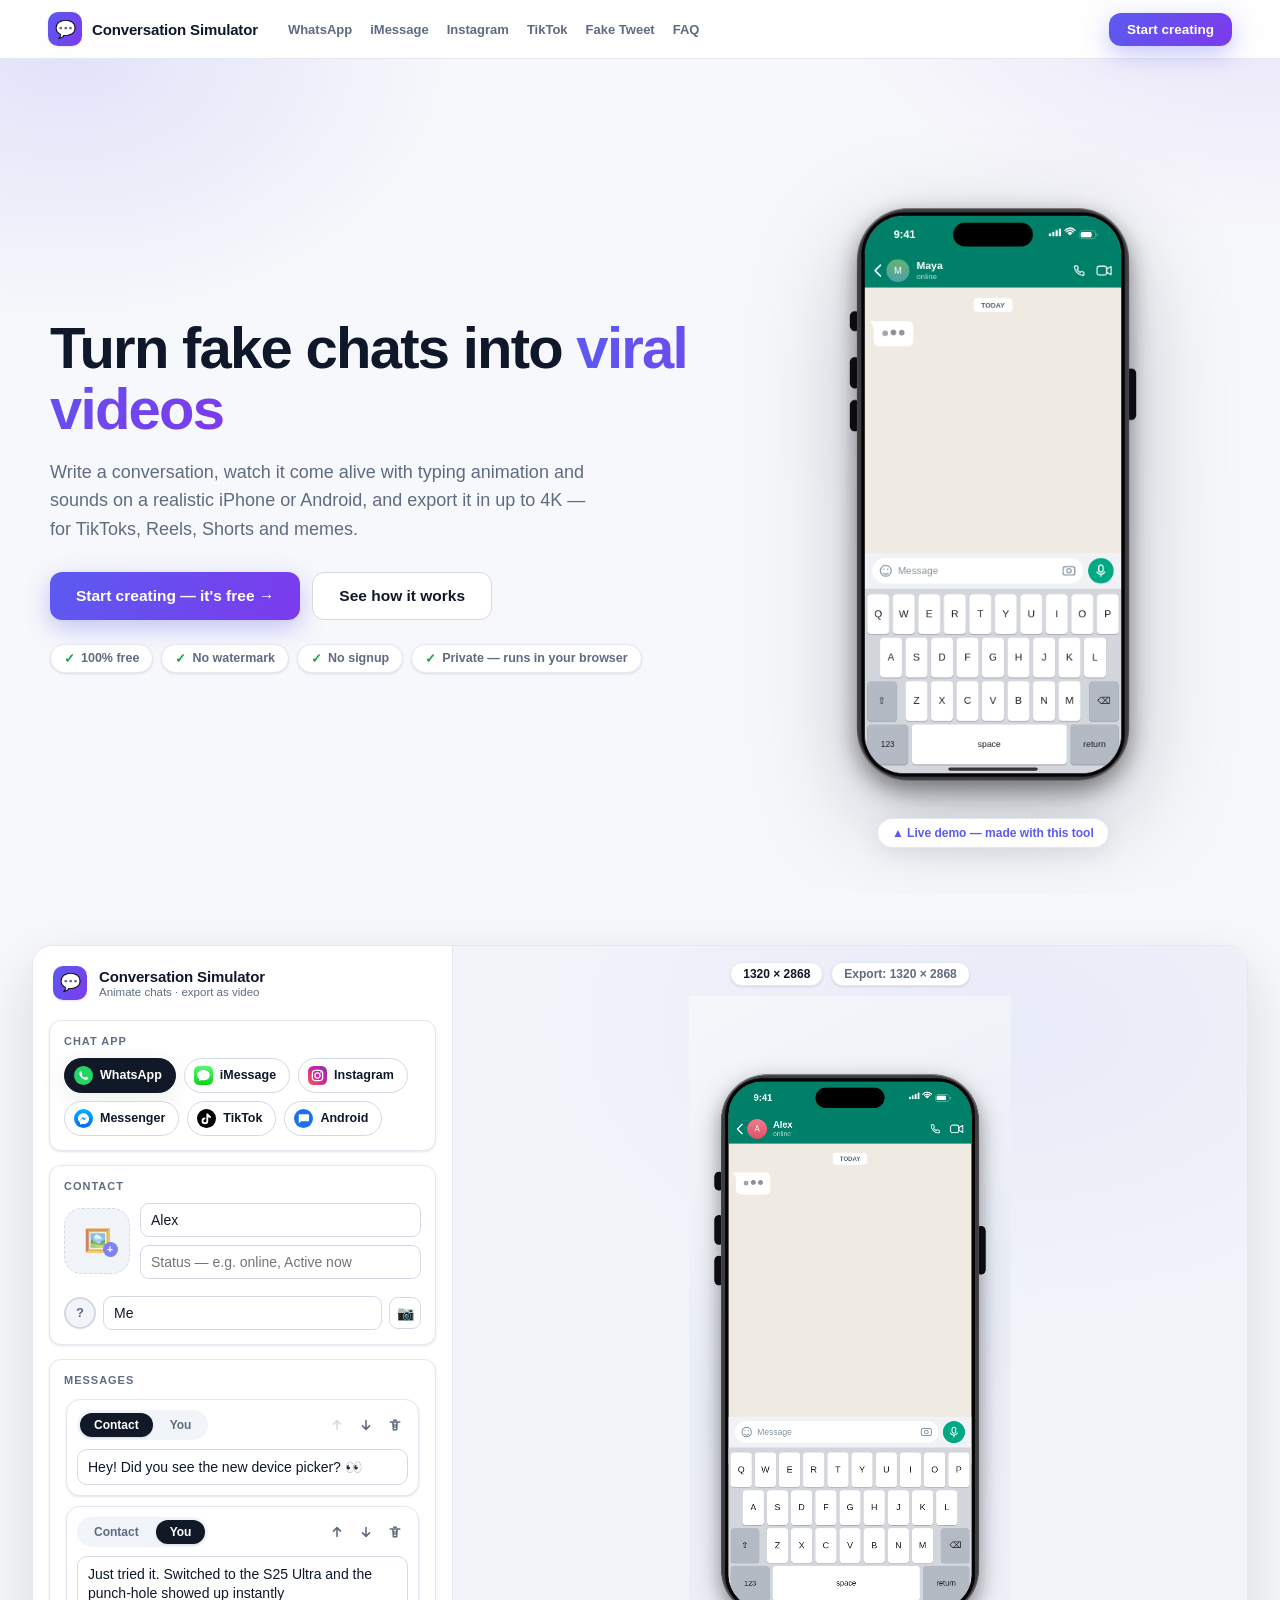
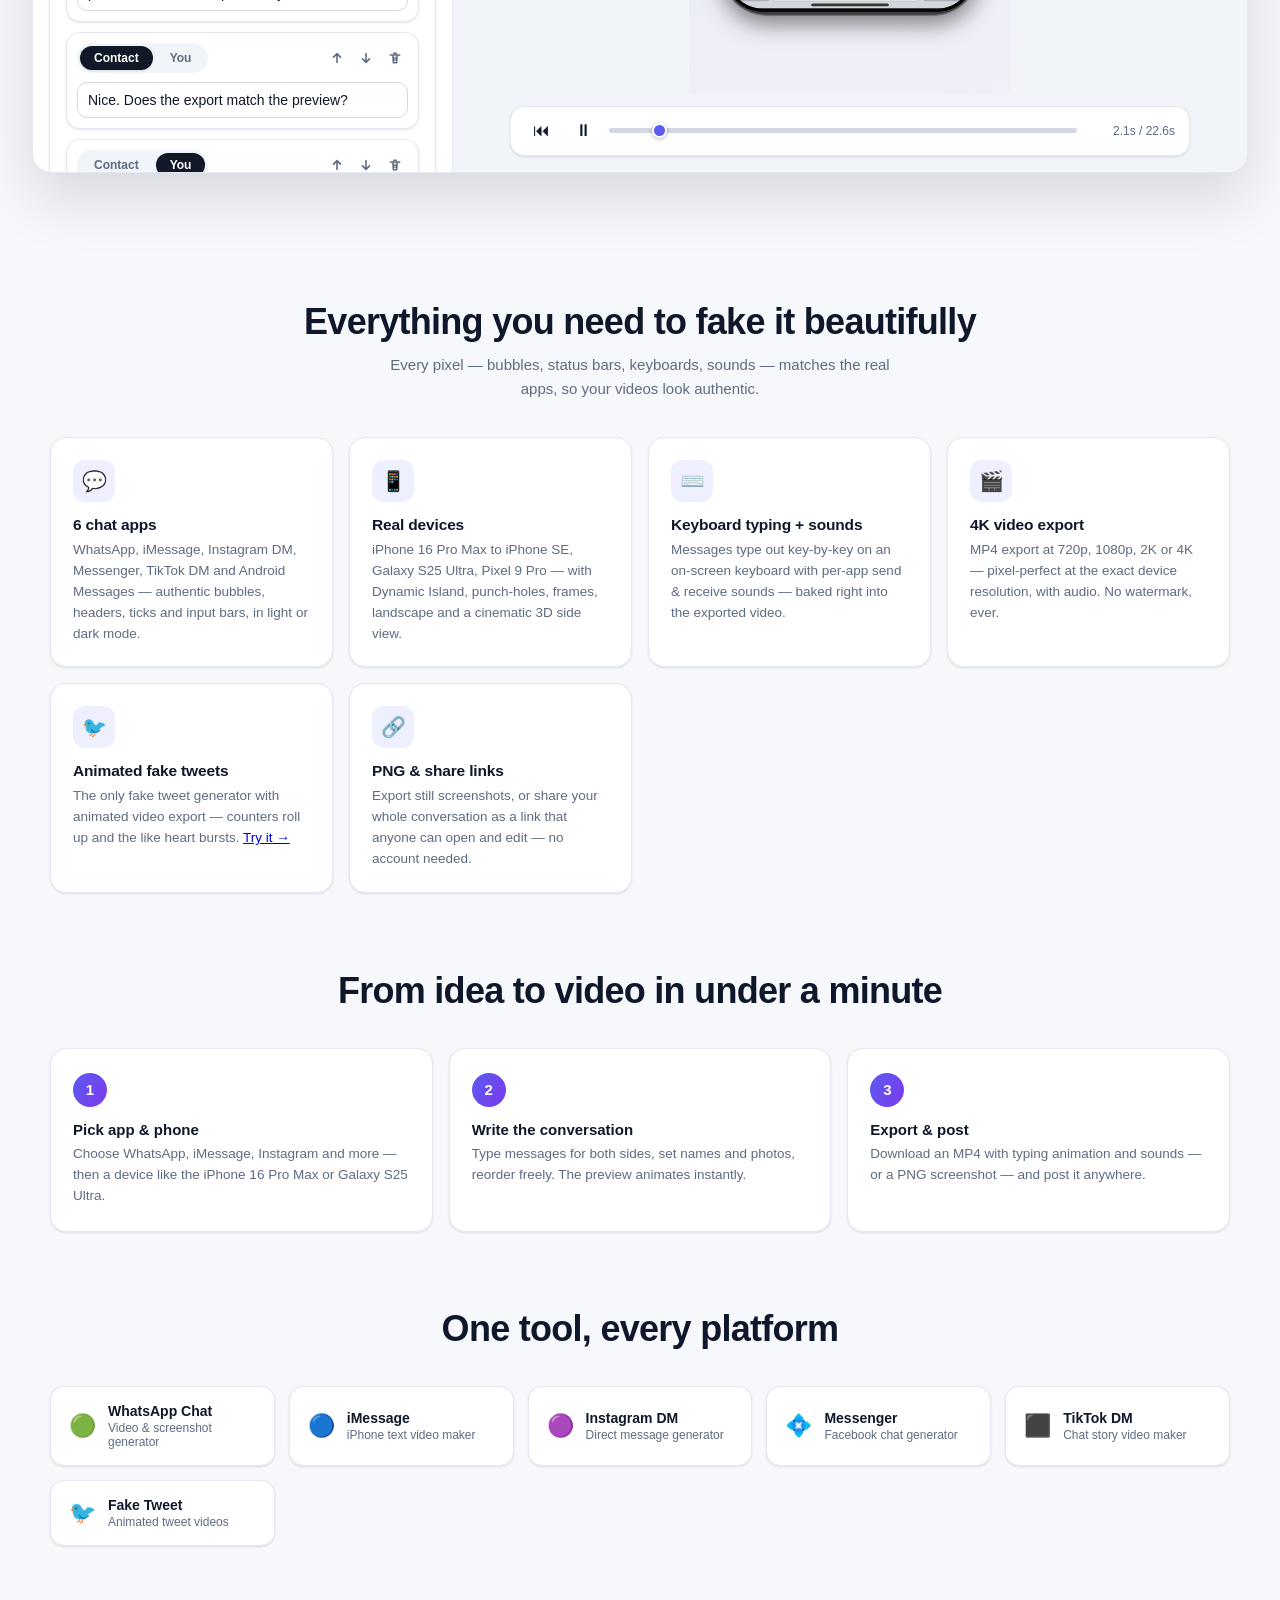
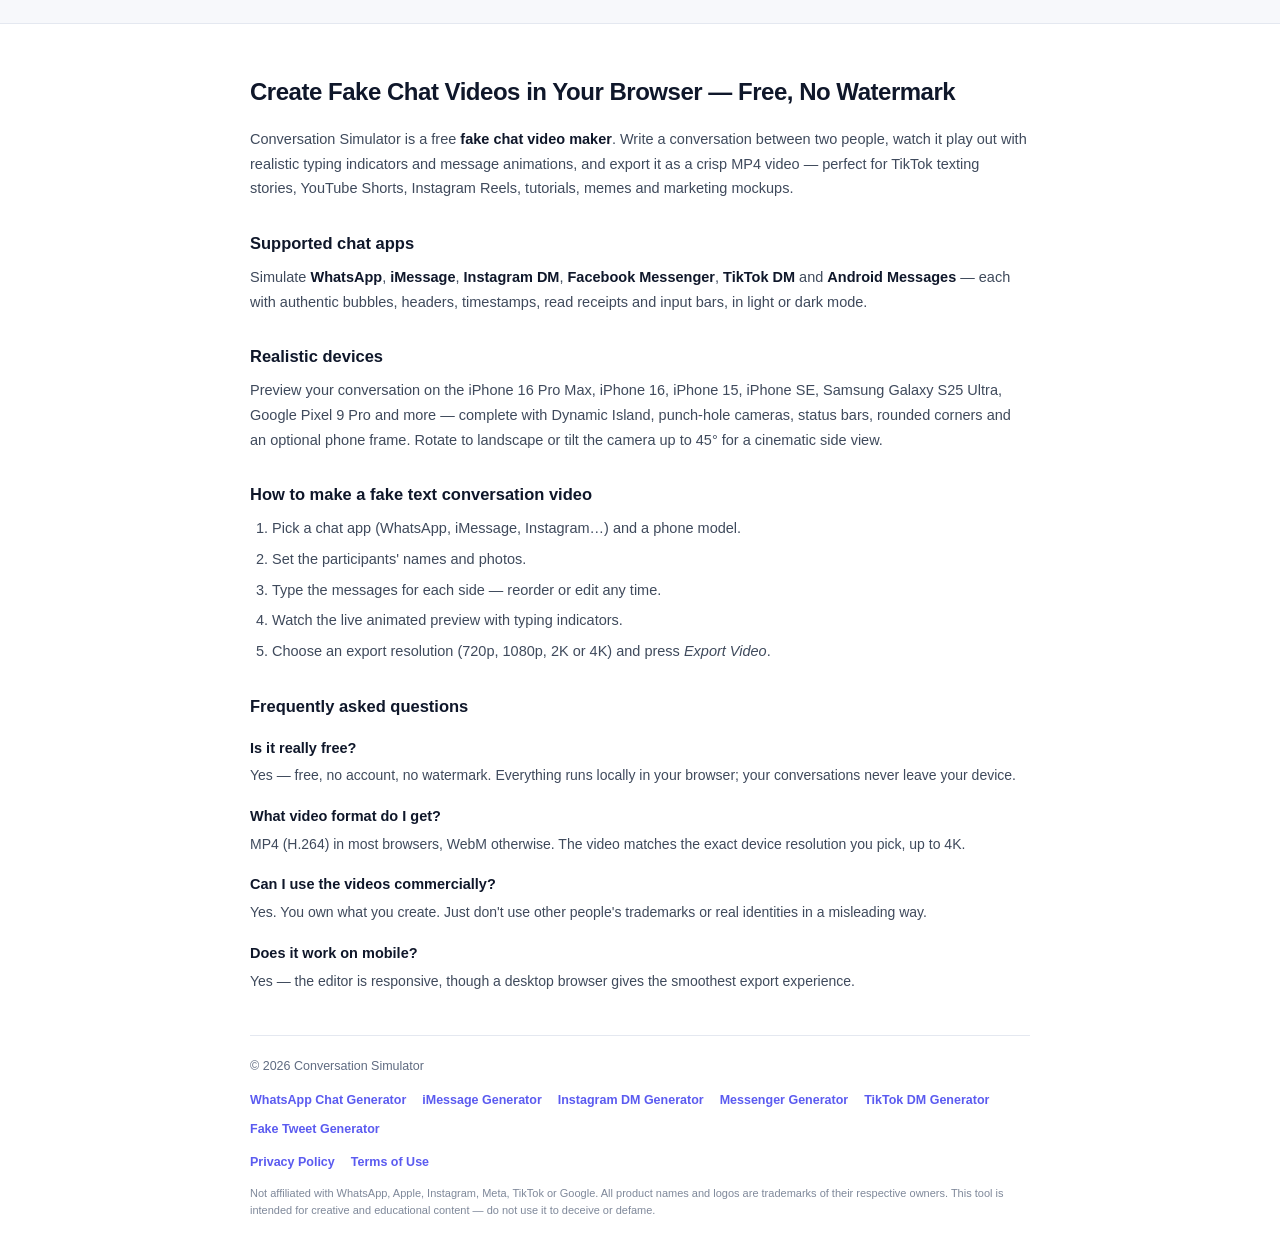
<file: index.html>
<!DOCTYPE html>
<html lang="en">
<head>
<meta charset="UTF-8" />
<meta name="viewport" content="width=device-width, initial-scale=1.0" />
<title>Fake Chat Video Maker — WhatsApp, iMessage, Instagram DM Animations | Conversation Simulator</title>
<meta name="description" content="Create realistic fake chat conversations for WhatsApp, iMessage, Instagram DM, Messenger and TikTok — animate them with typing indicators and export as HD, Full HD or 4K video. Free, no watermark, runs in your browser." />
<meta name="keywords" content="fake chat generator, chat video maker, whatsapp chat generator, fake text message video, imessage generator, instagram dm generator, chat animation maker, fake conversation video, texting story video maker" />
<link rel="canonical" href="https://cohenido.github.io/chat-video-maker/" />
<link rel="icon" href="assets/favicon.svg" type="image/svg+xml" />

<meta property="og:type" content="website" />
<meta property="og:site_name" content="Conversation Simulator" />
<meta property="og:title" content="Fake Chat Video Maker — WhatsApp, iMessage, Instagram DM Animations" />
<meta property="og:description" content="Create realistic animated chat conversations and export them as HD/4K video. WhatsApp, iMessage, Instagram DM, Messenger & TikTok skins. Free, in your browser." />
<meta property="og:url" content="https://cohenido.github.io/chat-video-maker/" />
<meta property="og:image" content="https://cohenido.github.io/chat-video-maker/assets/og-image.jpg" />
<meta name="twitter:card" content="summary_large_image" />
<meta name="twitter:title" content="Fake Chat Video Maker — Conversation Simulator" />
<meta name="twitter:description" content="Animate fake WhatsApp, iMessage, Instagram DM, Messenger & TikTok chats and export as crisp HD–4K video. Free, no watermark." />
<meta name="twitter:image" content="https://cohenido.github.io/chat-video-maker/assets/og-image.jpg" />

<script type="application/ld+json">
{
  "@context": "https://schema.org",
  "@type": "WebApplication",
  "name": "Conversation Simulator — Fake Chat Video Maker",
  "url": "https://cohenido.github.io/chat-video-maker/",
  "applicationCategory": "MultimediaApplication",
  "operatingSystem": "Any (web browser)",
  "offers": { "@type": "Offer", "price": "0", "priceCurrency": "USD" },
  "description": "Create realistic fake chat conversations for WhatsApp, iMessage, Instagram DM, Messenger and TikTok, animate them with typing indicators, and export as HD, Full HD, 2K or 4K video with device frames for iPhone and Android.",
  "featureList": [
    "WhatsApp, iMessage, Instagram DM, Messenger, TikTok and Android Messages chat styles",
    "iPhone 16/15/SE, Samsung Galaxy S25, Google Pixel 9 device presets with Dynamic Island and punch-hole",
    "Typing indicator and message pop animations",
    "Custom participant names and photos",
    "Portrait, landscape and 3D side-view angle",
    "Export video in 720p, 1080p, 2K or 4K with no watermark"
  ]
}
</script>
<script type="application/ld+json">
{
  "@context": "https://schema.org",
  "@type": "FAQPage",
  "mainEntity": [
    {
      "@type": "Question",
      "name": "How do I make a fake WhatsApp chat video?",
      "acceptedAnswer": { "@type": "Answer", "text": "Choose WhatsApp as the chat app, pick a phone like the iPhone 16 Pro Max or Galaxy S25, type your messages for both participants, then press Export Video. The conversation animates with typing indicators and downloads as an MP4 video." }
    },
    {
      "@type": "Question",
      "name": "Is the exported video watermarked?",
      "acceptedAnswer": { "@type": "Answer", "text": "No. Exported videos have no watermark and match the exact device resolution you choose, up to 4K." }
    },
    {
      "@type": "Question",
      "name": "Which chat apps can I simulate?",
      "acceptedAnswer": { "@type": "Answer", "text": "WhatsApp, iMessage, Instagram DM, Facebook Messenger, TikTok DM and Android Messages — each with authentic bubbles, headers and input bars in light or dark mode." }
    },
    {
      "@type": "Question",
      "name": "Is it free? Do I need to sign up?",
      "acceptedAnswer": { "@type": "Answer", "text": "Yes, it is completely free and requires no account. Everything runs locally in your browser — your conversations are never uploaded to a server." }
    }
  ]
}
</script>

<link rel="stylesheet" href="css/style.css?v=10" />

<!-- Monetization: set your AdSense publisher ID here after approval, e.g. 'ca-pub-1234567890123456' -->
<script>window.ADSENSE_CLIENT = '';</script>
<script>
(function () {
  if (!window.ADSENSE_CLIENT) return;
  var s = document.createElement('script');
  s.async = true;
  s.src = 'https://pagead2.googlesyndication.com/pagead/js/adsbygoogle.js?client=' + window.ADSENSE_CLIENT;
  s.crossOrigin = 'anonymous';
  document.head.appendChild(s);
  window.addEventListener('load', function () {
    document.querySelectorAll('.ad-slot').forEach(function (slot) {
      slot.style.display = 'block';
      var ins = document.createElement('ins');
      ins.className = 'adsbygoogle';
      ins.style.display = 'block';
      ins.setAttribute('data-ad-client', window.ADSENSE_CLIENT);
      ins.setAttribute('data-ad-format', 'auto');
      ins.setAttribute('data-full-width-responsive', 'true');
      slot.appendChild(ins);
      (window.adsbygoogle = window.adsbygoogle || []).push({});
    });
  });
})();
</script>
</head>
<body>

<nav class="topnav">
  <a class="nav-brand" href="./"><span class="logo">💬</span> Conversation Simulator</a>
  <div class="nav-links">
    <a href="whatsapp-chat-generator.html">WhatsApp</a>
    <a href="imessage-generator.html">iMessage</a>
    <a href="instagram-dm-generator.html">Instagram</a>
    <a href="tiktok-dm-generator.html">TikTok</a>
    <a href="tweet-generator.html">Fake Tweet</a>
    <a href="#faq">FAQ</a>
  </div>
  <a class="btn-lg solid nav-cta" href="#studio" style="padding:9px 18px; font-size:13.5px;">Start creating</a>
</nav>

<header class="hero">
  <div class="hero-grid">
    <div class="hero-copy">
      <h1 id="hero-title">Turn fake chats into <span class="grad-text">viral videos</span></h1>
      <p class="hero-sub" id="hero-sub">
        Write a conversation, watch it come alive with typing animation and sounds on a
        realistic iPhone or Android, and export it in up to 4K — for TikToks, Reels,
        Shorts and memes.
      </p>
      <div class="hero-ctas">
        <a class="btn-lg solid" href="#studio">Start creating — it's free →</a>
        <a class="btn-lg outline" href="#how">See how it works</a>
      </div>
      <div class="trust-chips">
        <span class="chip"><b>✓</b> 100% free</span>
        <span class="chip"><b>✓</b> No watermark</span>
        <span class="chip"><b>✓</b> No signup</span>
        <span class="chip"><b>✓</b> Private — runs in your browser</span>
      </div>
    </div>
    <div class="hero-demo">
      <canvas id="hero-demo-canvas" width="440" height="900" aria-label="Live demo of an animated WhatsApp conversation"></canvas>
      <span class="demo-caption">▲ Live demo — made with this tool</span>
    </div>
  </div>
</header>

<section class="studio-section" id="studio">
<div class="app">

  <aside class="sidebar">
    <header class="brand">
      <div class="logo">💬</div>
      <div>
        <h1>Conversation Simulator</h1>
        <p>Animate chats · export as video</p>
      </div>
    </header>

    <section class="panel">
      <h2>Chat app</h2>
      <div id="app-pills" class="app-pills"></div>
    </section>

    <section class="panel">
      <h2>Contact</h2>
      <div class="contact-editor">
        <label class="avatar-upload" id="contact-thumb" title="Upload their photo">
          <span class="avatar-upload-icon">🖼️<small>+</small></span>
          <input id="contact-photo" type="file" accept="image/*" hidden />
        </label>
        <div class="contact-fields">
          <input id="contact-name" type="text" placeholder="Contact name" />
          <input id="contact-status" type="text" placeholder="Status — e.g. online, Active now" />
        </div>
        <button id="contact-photo-clear" class="clear-photo" title="Remove photo" hidden>✕</button>
      </div>
      <div class="participant-row your-profile">
        <div id="my-thumb" class="avatar-thumb me" title="Your photo"></div>
        <input id="my-name" type="text" placeholder="Your name (shown in TikTok)" />
        <label class="photo-btn" title="Upload your photo">
          📷<input id="my-photo" type="file" accept="image/*" hidden />
        </label>
        <button id="my-photo-clear" class="clear-photo" title="Remove photo" hidden>✕</button>
      </div>
    </section>

    <section class="panel">
      <h2>Messages</h2>
      <div id="message-list" class="message-list"></div>
      <div class="add-buttons">
        <button id="add-them-btn" class="ghost">+ Contact message</button>
        <button id="add-me-btn" class="ghost">+ Your message</button>
      </div>
      <div class="anim-toggles">
        <label class="toggle-row">
          <span>Typing indicator</span>
          <input type="checkbox" id="typing-toggle" checked />
        </label>
        <label class="toggle-row">
          <span>Keyboard typing animation</span>
          <input type="checkbox" id="keyboard-toggle" checked />
        </label>
        <label class="toggle-row">
          <span>Sound effects</span>
          <input type="checkbox" id="sounds-toggle" checked />
        </label>
      </div>
    </section>

    <section class="panel">
      <h2>Device</h2>
      <label class="field">
        <span>Simulated device</span>
        <select id="device-select"></select>
      </label>
      <div id="custom-device-size" class="dual-input" hidden>
        <label class="field"><span>Width px</span><input id="custom-w" type="number" min="16" step="2" /></label>
        <label class="field"><span>Height px</span><input id="custom-h" type="number" min="16" step="2" /></label>
      </div>
      <div class="field">
        <span>Orientation</span>
        <div class="segmented">
          <button id="portrait-btn" class="active">Portrait</button>
          <button id="landscape-btn">Landscape</button>
        </div>
      </div>
      <div class="field">
        <span>Side view angle <b id="angle-label" class="angle-value">0°</b></span>
        <input id="angle-slider" type="range" min="-45" max="45" step="1" value="0" />
        <div class="angle-presets">
          <button id="angle-left" class="ghost small">↺ 45° left</button>
          <button id="angle-zero" class="ghost small">0°</button>
          <button id="angle-right" class="ghost small">45° right ↻</button>
        </div>
      </div>
      <label class="toggle-row">
        <span>Phone frame</span>
        <input type="checkbox" id="frame-toggle" checked />
      </label>
      <label class="toggle-row">
        <span>Dark mode chat</span>
        <input type="checkbox" id="dark-toggle" />
      </label>
      <label class="field">
        <span>Canvas background</span>
        <select id="bg-style">
          <option value="light">Light studio</option>
          <option value="dark">Dark studio</option>
          <option value="solid">Solid color</option>
        </select>
      </label>
      <label class="field" id="bg-color-row" hidden>
        <span>Background color</span>
        <input type="color" id="bg-color" value="#17191e" />
      </label>
    </section>

    <section class="panel">
      <h2>Export</h2>
      <label class="field">
        <span>Resolution</span>
        <select id="export-res-select"></select>
      </label>
      <div id="custom-export-size" class="dual-input" hidden>
        <label class="field"><span>Width px</span><input id="export-w" type="number" min="16" step="2" /></label>
        <label class="field"><span>Height px</span><input id="export-h" type="number" min="16" step="2" /></label>
      </div>
      <div class="dual-input">
        <label class="field">
          <span>Frame rate</span>
          <select id="fps-select">
            <option value="30">30 fps</option>
            <option value="60" selected>60 fps</option>
          </select>
        </label>
        <label class="field">
          <span>Speed</span>
          <select id="speed-select">
            <option value="0.5">0.5×</option>
            <option value="0.75">0.75×</option>
            <option value="1" selected>1×</option>
            <option value="1.5">1.5×</option>
            <option value="2">2×</option>
          </select>
        </label>
      </div>
      <button id="export-btn" class="primary">⬇ Export Video</button>
      <div class="dual-input">
        <button id="export-png-btn" class="ghost">📷 Export PNG</button>
        <button id="share-btn" class="ghost">🔗 Share link</button>
      </div>
      <div id="export-progress" class="progress" hidden>
        <div class="progress-track"><div id="progress-bar" class="progress-bar"></div></div>
        <div class="progress-row">
          <span id="progress-label">Recording…</span>
          <button id="cancel-export-btn" class="ghost small">Cancel</button>
        </div>
        <div class="progress-hint">Recording happens in real time — keep this tab visible for best results.</div>
      </div>
    </section>
  </aside>

  <main class="stage">
    <div class="stage-top">
      <span id="res-badge" class="badge"></span>
      <span id="export-badge" class="badge subtle"></span>
    </div>
    <div class="canvas-wrap">
      <canvas id="preview-canvas"></canvas>
    </div>
    <div class="transport">
      <button id="restart-btn" title="Restart">⏮</button>
      <button id="play-btn" title="Pause">⏸</button>
      <input id="scrubber" type="range" min="0" max="1000" value="0" />
      <span id="time-label" class="time">0.0s</span>
    </div>
  </main>

</div>
</section>

<section class="section" id="features">
  <div class="section-inner">
    <h2 class="section-title">Everything you need to fake it beautifully</h2>
    <p class="section-sub">Every pixel — bubbles, status bars, keyboards, sounds — matches the real apps, so your videos look authentic.</p>
    <div class="features-grid">
      <div class="feature-card">
        <div class="f-icon">💬</div>
        <h3>6 chat apps</h3>
        <p>WhatsApp, iMessage, Instagram DM, Messenger, TikTok DM and Android Messages — authentic bubbles, headers, ticks and input bars, in light or dark mode.</p>
      </div>
      <div class="feature-card">
        <div class="f-icon">📱</div>
        <h3>Real devices</h3>
        <p>iPhone 16 Pro Max to iPhone SE, Galaxy S25 Ultra, Pixel 9 Pro — with Dynamic Island, punch-holes, frames, landscape and a cinematic 3D side view.</p>
      </div>
      <div class="feature-card">
        <div class="f-icon">⌨️</div>
        <h3>Keyboard typing + sounds</h3>
        <p>Messages type out key-by-key on an on-screen keyboard with per-app send &amp; receive sounds — baked right into the exported video.</p>
      </div>
      <div class="feature-card">
        <div class="f-icon">🎬</div>
        <h3>4K video export</h3>
        <p>MP4 export at 720p, 1080p, 2K or 4K — pixel-perfect at the exact device resolution, with audio. No watermark, ever.</p>
      </div>
      <div class="feature-card">
        <div class="f-icon">🐦</div>
        <h3>Animated fake tweets</h3>
        <p>The only fake tweet generator with animated video export — counters roll up and the like heart bursts. <a href="tweet-generator.html">Try it →</a></p>
      </div>
      <div class="feature-card">
        <div class="f-icon">🔗</div>
        <h3>PNG &amp; share links</h3>
        <p>Export still screenshots, or share your whole conversation as a link that anyone can open and edit — no account needed.</p>
      </div>
    </div>
  </div>
</section>

<section class="section" id="how" style="padding-top:0;">
  <div class="section-inner">
    <h2 class="section-title">From idea to video in under a minute</h2>
    <div class="steps">
      <div class="step">
        <h3>Pick app &amp; phone</h3>
        <p>Choose WhatsApp, iMessage, Instagram and more — then a device like the iPhone 16 Pro Max or Galaxy S25 Ultra.</p>
      </div>
      <div class="step">
        <h3>Write the conversation</h3>
        <p>Type messages for both sides, set names and photos, reorder freely. The preview animates instantly.</p>
      </div>
      <div class="step">
        <h3>Export &amp; post</h3>
        <p>Download an MP4 with typing animation and sounds — or a PNG screenshot — and post it anywhere.</p>
      </div>
    </div>
  </div>
</section>

<section class="section" id="generators" style="padding-top:0;">
  <div class="section-inner">
    <h2 class="section-title">One tool, every platform</h2>
    <div class="gen-cards">
      <a class="gen-card" href="whatsapp-chat-generator.html"><span class="g-icon">🟢</span><span>WhatsApp Chat<small>Video &amp; screenshot generator</small></span></a>
      <a class="gen-card" href="imessage-generator.html"><span class="g-icon">🔵</span><span>iMessage<small>iPhone text video maker</small></span></a>
      <a class="gen-card" href="instagram-dm-generator.html"><span class="g-icon">🟣</span><span>Instagram DM<small>Direct message generator</small></span></a>
      <a class="gen-card" href="messenger-chat-generator.html"><span class="g-icon">💠</span><span>Messenger<small>Facebook chat generator</small></span></a>
      <a class="gen-card" href="tiktok-dm-generator.html"><span class="g-icon">⬛</span><span>TikTok DM<small>Chat story video maker</small></span></a>
      <a class="gen-card" href="tweet-generator.html"><span class="g-icon">🐦</span><span>Fake Tweet<small>Animated tweet videos</small></span></a>
    </div>
  </div>
</section>

<!-- SEO / content section (also required for ad-network approval) -->
<section class="content-section" id="faq">
  <div class="content-inner">
    <div class="ad-slot" style="display:none"></div>

    <h2>Create Fake Chat Videos in Your Browser — Free, No Watermark</h2>
    <p>
      Conversation Simulator is a free <strong>fake chat video maker</strong>. Write a conversation
      between two people, watch it play out with realistic typing indicators and message
      animations, and export it as a crisp MP4 video — perfect for TikTok texting stories,
      YouTube Shorts, Instagram Reels, tutorials, memes and marketing mockups.
    </p>

    <h3>Supported chat apps</h3>
    <p>
      Simulate <strong>WhatsApp</strong>, <strong>iMessage</strong>, <strong>Instagram DM</strong>,
      <strong>Facebook Messenger</strong>, <strong>TikTok DM</strong> and <strong>Android Messages</strong> —
      each with authentic bubbles, headers, timestamps, read receipts and input bars, in light or dark mode.
    </p>

    <h3>Realistic devices</h3>
    <p>
      Preview your conversation on the iPhone 16 Pro Max, iPhone 16, iPhone 15, iPhone SE,
      Samsung Galaxy S25 Ultra, Google Pixel 9 Pro and more — complete with Dynamic Island,
      punch-hole cameras, status bars, rounded corners and an optional phone frame. Rotate to
      landscape or tilt the camera up to 45° for a cinematic side view.
    </p>

    <h3>How to make a fake text conversation video</h3>
    <ol>
      <li>Pick a chat app (WhatsApp, iMessage, Instagram…) and a phone model.</li>
      <li>Set the participants' names and photos.</li>
      <li>Type the messages for each side — reorder or edit any time.</li>
      <li>Watch the live animated preview with typing indicators.</li>
      <li>Choose an export resolution (720p, 1080p, 2K or 4K) and press <em>Export Video</em>.</li>
    </ol>

    <h3>Frequently asked questions</h3>
    <dl class="faq">
      <dt>Is it really free?</dt>
      <dd>Yes — free, no account, no watermark. Everything runs locally in your browser; your conversations never leave your device.</dd>
      <dt>What video format do I get?</dt>
      <dd>MP4 (H.264) in most browsers, WebM otherwise. The video matches the exact device resolution you pick, up to 4K.</dd>
      <dt>Can I use the videos commercially?</dt>
      <dd>Yes. You own what you create. Just don't use other people's trademarks or real identities in a misleading way.</dd>
      <dt>Does it work on mobile?</dt>
      <dd>Yes — the editor is responsive, though a desktop browser gives the smoothest export experience.</dd>
    </dl>

    <div class="ad-slot" style="display:none"></div>

    <footer class="site-footer">
      <span>© 2026 Conversation Simulator</span>
      <nav class="generator-links">
        <a href="whatsapp-chat-generator.html">WhatsApp Chat Generator</a>
        <a href="imessage-generator.html">iMessage Generator</a>
        <a href="instagram-dm-generator.html">Instagram DM Generator</a>
        <a href="messenger-chat-generator.html">Messenger Generator</a>
        <a href="tiktok-dm-generator.html">TikTok DM Generator</a>
        <a href="tweet-generator.html">Fake Tweet Generator</a>
      </nav>
      <nav>
        <a href="privacy.html">Privacy Policy</a>
        <a href="terms.html">Terms of Use</a>
      </nav>
      <span class="disclaimer">
        Not affiliated with WhatsApp, Apple, Instagram, Meta, TikTok or Google.
        All product names and logos are trademarks of their respective owners.
        This tool is intended for creative and educational content — do not use it to deceive or defame.
      </span>
    </footer>
  </div>
</section>

<div id="toast" class="toast"></div>

<script src="js/devices.js?v=10"></script>
<script src="js/sounds.js?v=10"></script>
<script src="js/renderer.js?v=10"></script>
<script src="js/export.js?v=10"></script>
<script src="js/app.js?v=10"></script>
</body>
</html>
</file>
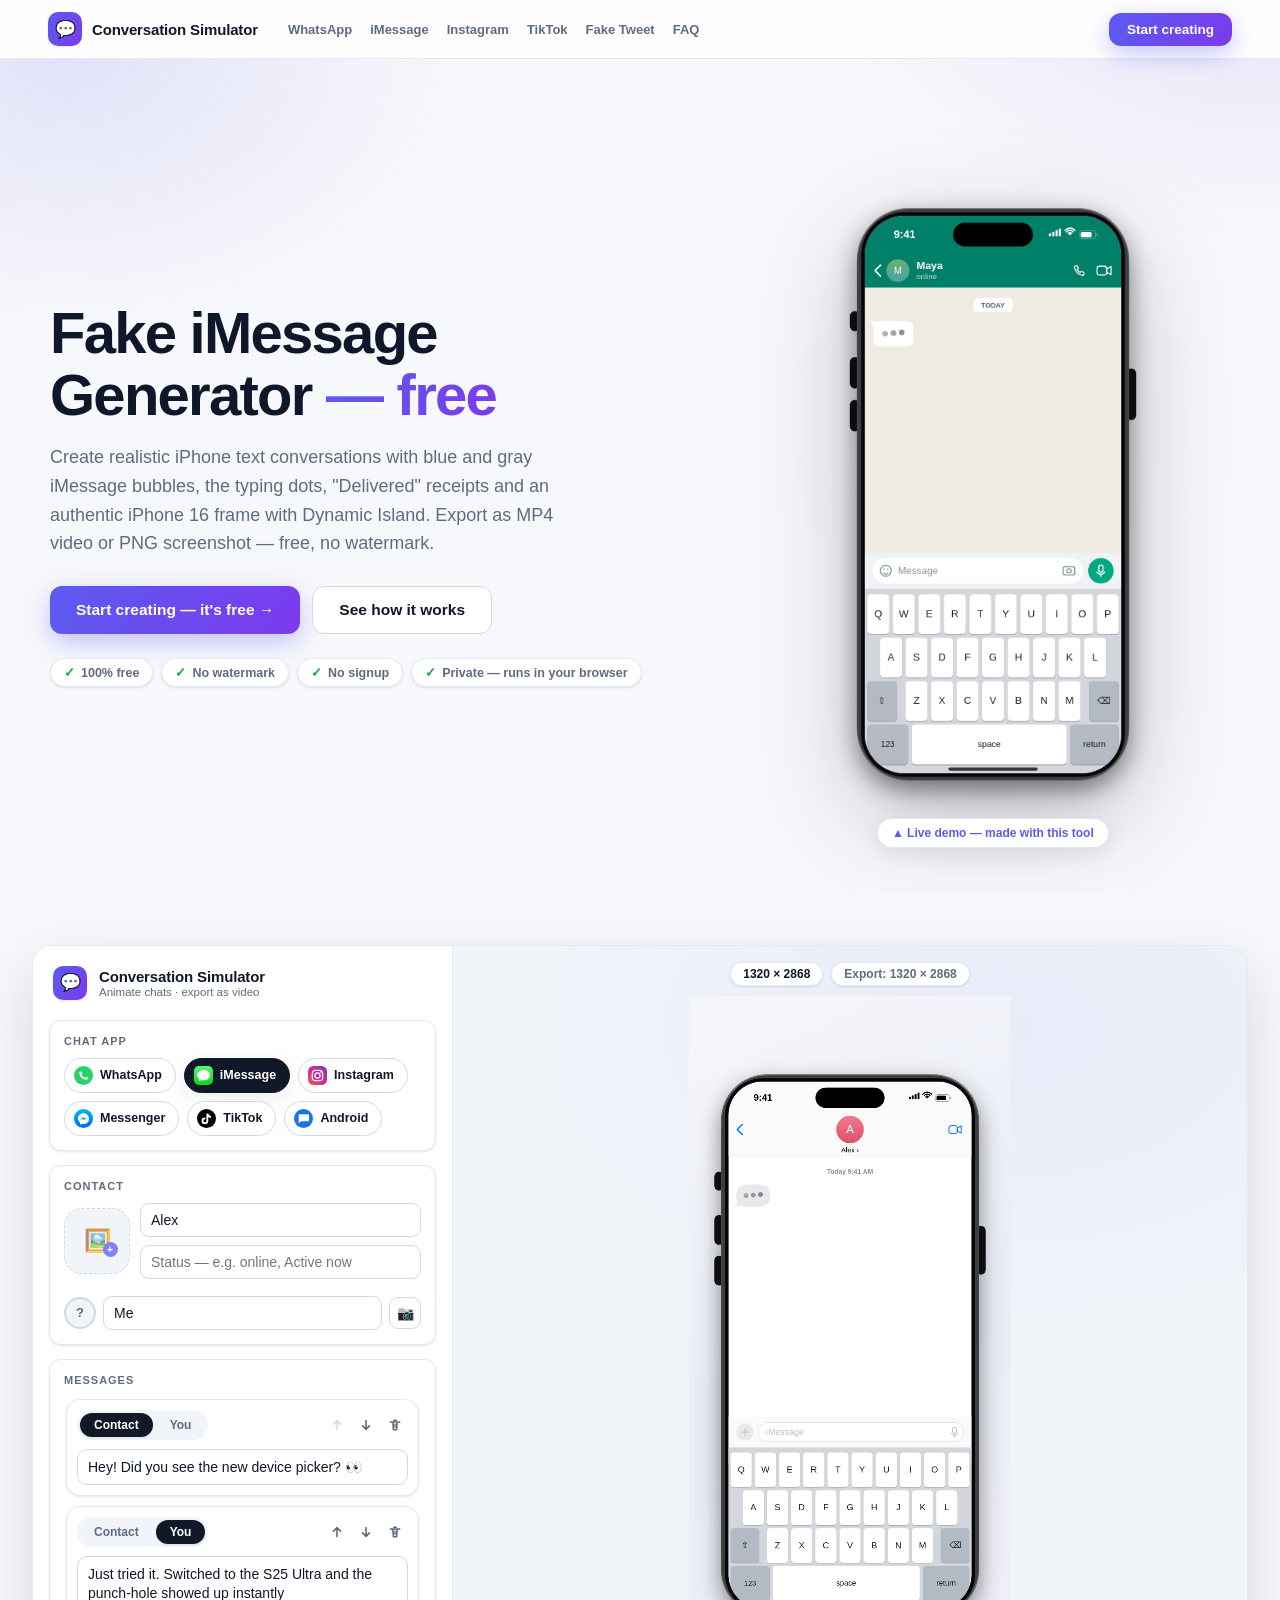
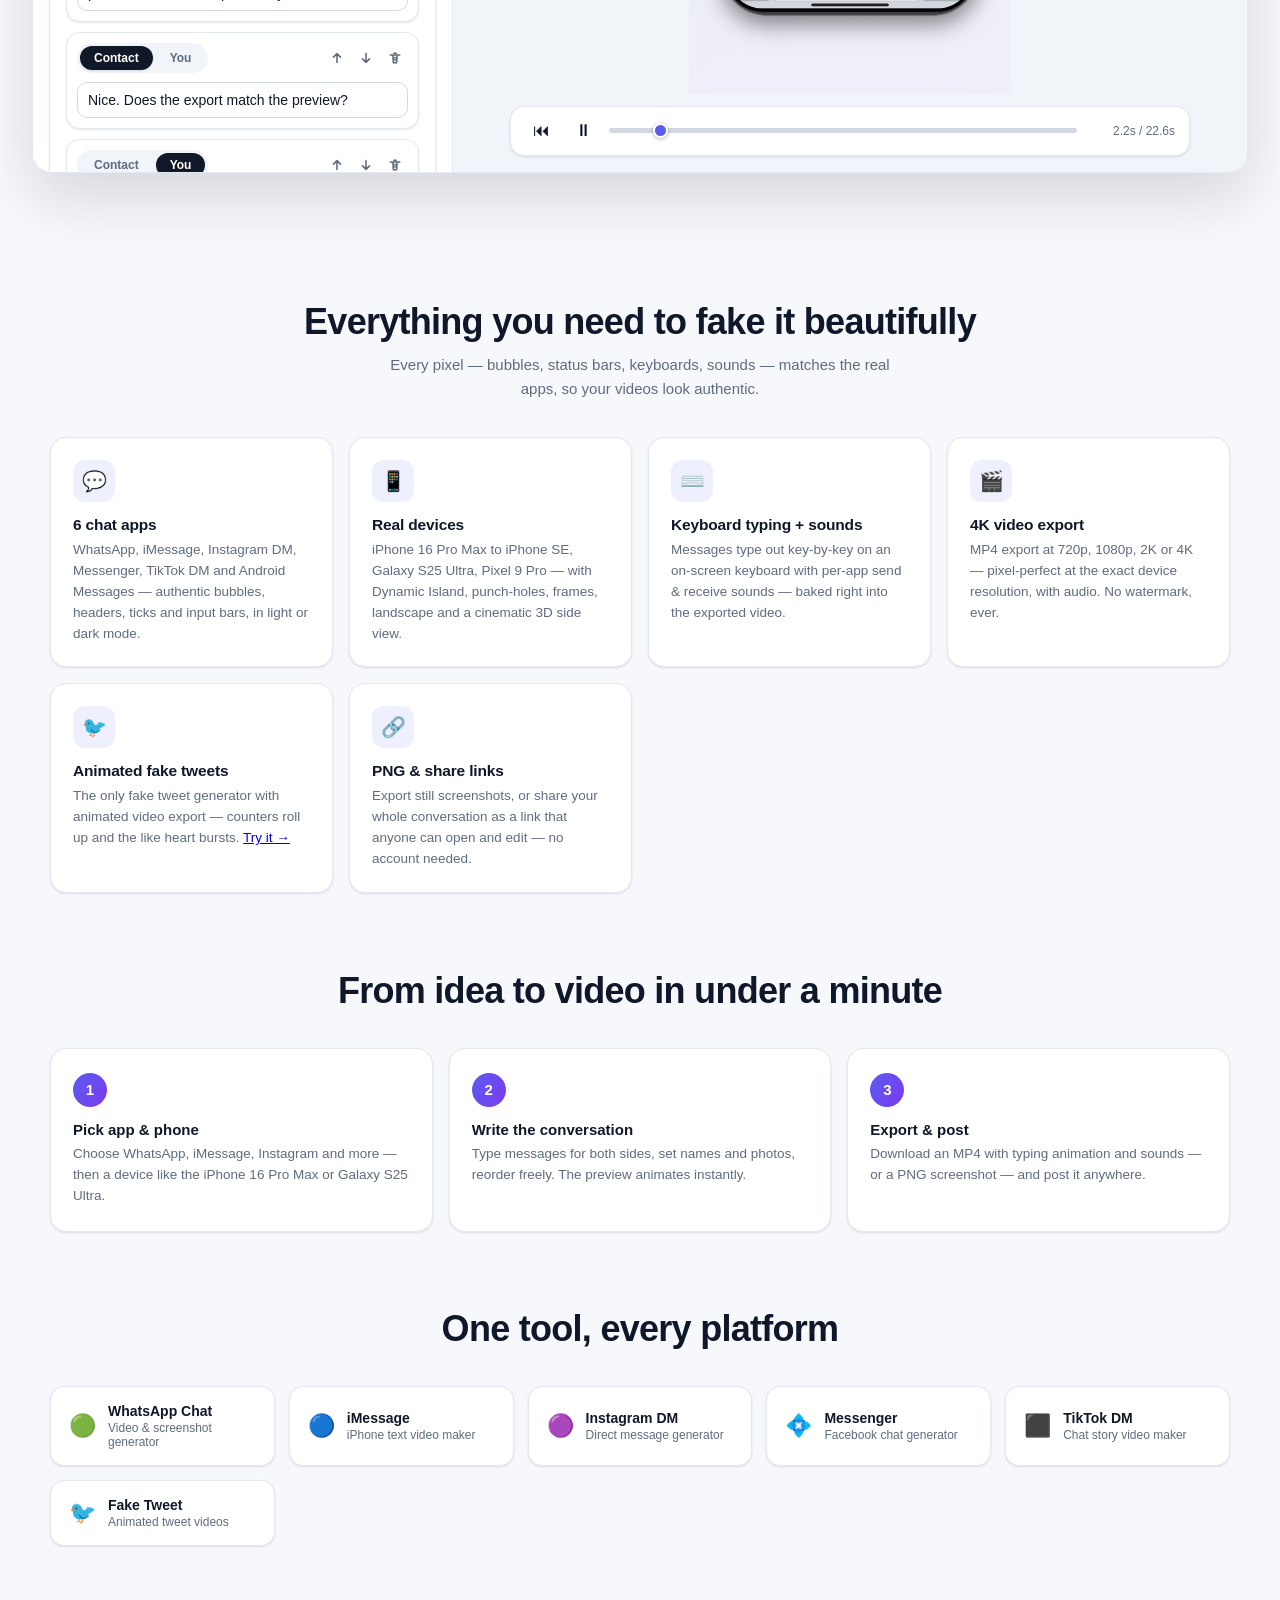
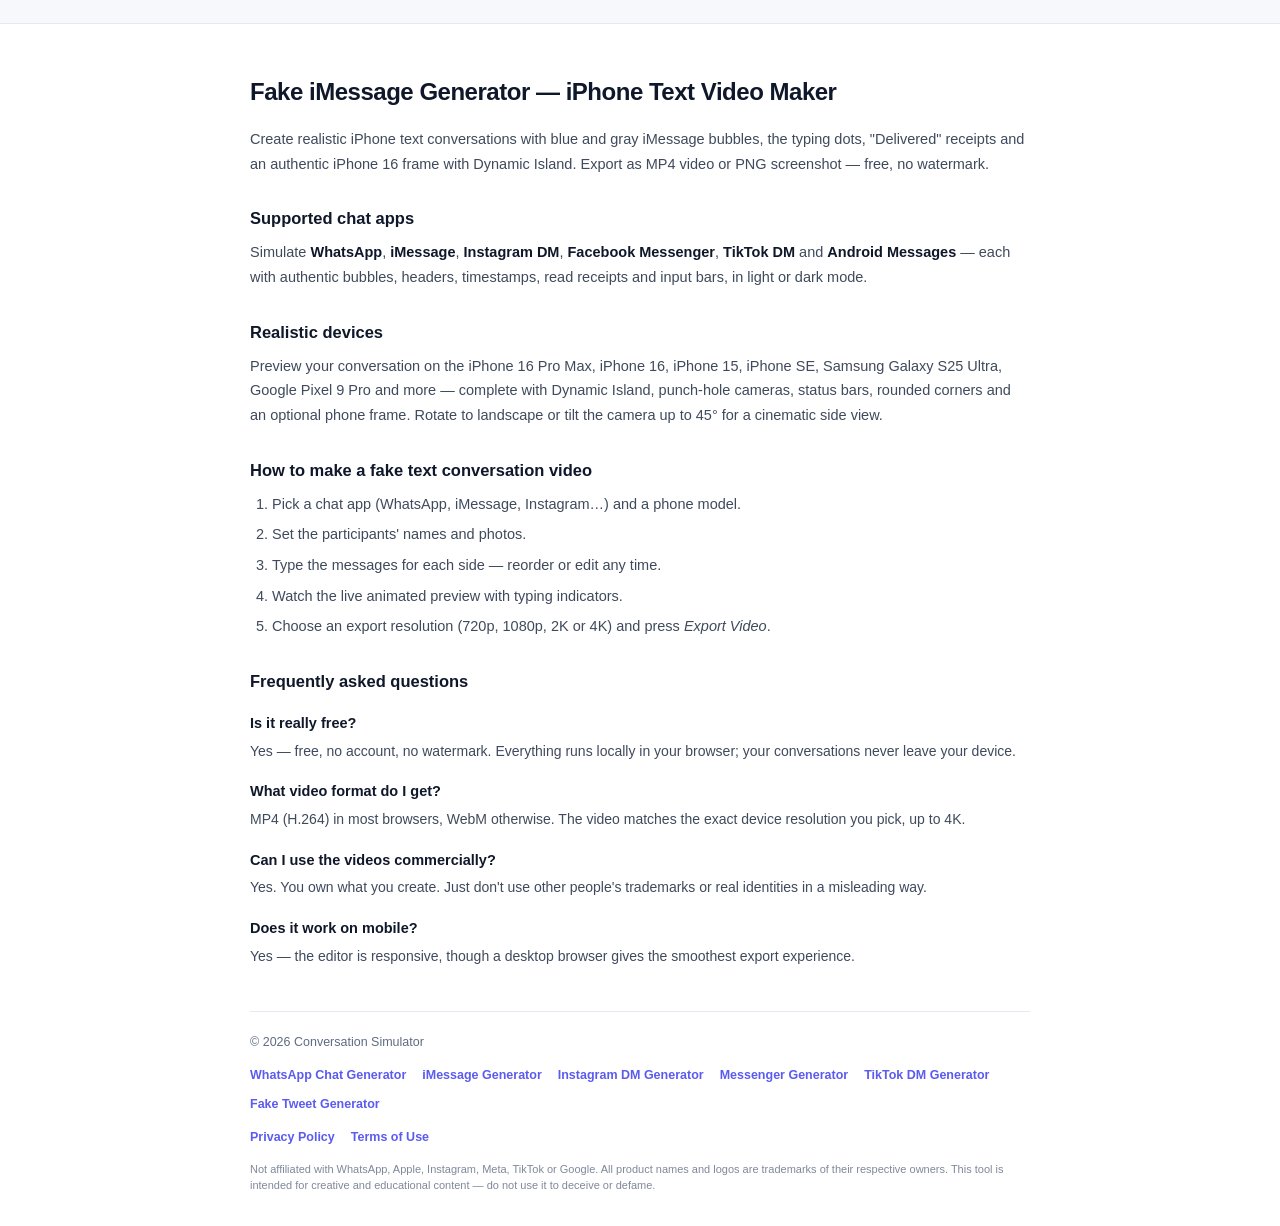
<file: imessage-generator.html>
<!DOCTYPE html>
<html lang="en">
<head>
<meta charset="UTF-8" />
<meta name="viewport" content="width=device-width, initial-scale=1.0" />
<title>Fake iMessage Generator — iPhone Text Conversation Video Maker</title>
<meta name="description" content="Make fake iPhone text conversations with blue iMessage bubbles, typing dots and Dynamic Island. Export as video or screenshot in up to 4K. Free, no watermark." />
<meta name="keywords" content="fake chat generator, chat video maker, whatsapp chat generator, fake text message video, imessage generator, instagram dm generator, chat animation maker, fake conversation video, texting story video maker" />
<link rel="canonical" href="https://cohenido.github.io/chat-video-maker/imessage-generator.html" />
<link rel="icon" href="assets/favicon.svg" type="image/svg+xml" />

<meta property="og:type" content="website" />
<meta property="og:site_name" content="Conversation Simulator" />
<meta property="og:title" content="Fake iMessage Generator — iPhone Text Conversation Video Maker" />
<meta property="og:description" content="Make fake iPhone text conversations with blue iMessage bubbles, typing dots and Dynamic Island. Export as video or screenshot in up to 4K. Free, no watermark." />
<meta property="og:url" content="https://cohenido.github.io/chat-video-maker/imessage-generator.html" />
<meta property="og:image" content="https://cohenido.github.io/chat-video-maker/assets/og-image.jpg" />
<meta name="twitter:card" content="summary_large_image" />
<meta name="twitter:title" content="Fake iMessage Generator — iPhone Text Conversation Video Maker" />
<meta name="twitter:description" content="Animate fake WhatsApp, iMessage, Instagram DM, Messenger & TikTok chats and export as crisp HD–4K video. Free, no watermark." />
<meta name="twitter:image" content="https://cohenido.github.io/chat-video-maker/assets/og-image.jpg" />

<script type="application/ld+json">
{
  "@context": "https://schema.org",
  "@type": "WebApplication",
  "name": "Conversation Simulator — Fake Chat Video Maker",
  "url": "https://cohenido.github.io/chat-video-maker/",
  "applicationCategory": "MultimediaApplication",
  "operatingSystem": "Any (web browser)",
  "offers": { "@type": "Offer", "price": "0", "priceCurrency": "USD" },
  "description": "Create realistic fake chat conversations for WhatsApp, iMessage, Instagram DM, Messenger and TikTok, animate them with typing indicators, and export as HD, Full HD, 2K or 4K video with device frames for iPhone and Android.",
  "featureList": [
    "WhatsApp, iMessage, Instagram DM, Messenger, TikTok and Android Messages chat styles",
    "iPhone 16/15/SE, Samsung Galaxy S25, Google Pixel 9 device presets with Dynamic Island and punch-hole",
    "Typing indicator and message pop animations",
    "Custom participant names and photos",
    "Portrait, landscape and 3D side-view angle",
    "Export video in 720p, 1080p, 2K or 4K with no watermark"
  ]
}
</script>
<script type="application/ld+json">
{
  "@context": "https://schema.org",
  "@type": "FAQPage",
  "mainEntity": [
    {
      "@type": "Question",
      "name": "How do I make a fake WhatsApp chat video?",
      "acceptedAnswer": { "@type": "Answer", "text": "Choose WhatsApp as the chat app, pick a phone like the iPhone 16 Pro Max or Galaxy S25, type your messages for both participants, then press Export Video. The conversation animates with typing indicators and downloads as an MP4 video." }
    },
    {
      "@type": "Question",
      "name": "Is the exported video watermarked?",
      "acceptedAnswer": { "@type": "Answer", "text": "No. Exported videos have no watermark and match the exact device resolution you choose, up to 4K." }
    },
    {
      "@type": "Question",
      "name": "Which chat apps can I simulate?",
      "acceptedAnswer": { "@type": "Answer", "text": "WhatsApp, iMessage, Instagram DM, Facebook Messenger, TikTok DM and Android Messages — each with authentic bubbles, headers and input bars in light or dark mode." }
    },
    {
      "@type": "Question",
      "name": "Is it free? Do I need to sign up?",
      "acceptedAnswer": { "@type": "Answer", "text": "Yes, it is completely free and requires no account. Everything runs locally in your browser — your conversations are never uploaded to a server." }
    }
  ]
}
</script>

<link rel="stylesheet" href="css/style.css?v=10" />

<!-- Monetization: set your AdSense publisher ID here after approval, e.g. 'ca-pub-1234567890123456' -->
<script>window.PRESET_APP = 'imessage';</script>
<script>window.ADSENSE_CLIENT = '';</script>
<script>
(function () {
  if (!window.ADSENSE_CLIENT) return;
  var s = document.createElement('script');
  s.async = true;
  s.src = 'https://pagead2.googlesyndication.com/pagead/js/adsbygoogle.js?client=' + window.ADSENSE_CLIENT;
  s.crossOrigin = 'anonymous';
  document.head.appendChild(s);
  window.addEventListener('load', function () {
    document.querySelectorAll('.ad-slot').forEach(function (slot) {
      slot.style.display = 'block';
      var ins = document.createElement('ins');
      ins.className = 'adsbygoogle';
      ins.style.display = 'block';
      ins.setAttribute('data-ad-client', window.ADSENSE_CLIENT);
      ins.setAttribute('data-ad-format', 'auto');
      ins.setAttribute('data-full-width-responsive', 'true');
      slot.appendChild(ins);
      (window.adsbygoogle = window.adsbygoogle || []).push({});
    });
  });
})();
</script>
</head>
<body>

<nav class="topnav">
  <a class="nav-brand" href="./"><span class="logo">💬</span> Conversation Simulator</a>
  <div class="nav-links">
    <a href="whatsapp-chat-generator.html">WhatsApp</a>
    <a href="imessage-generator.html">iMessage</a>
    <a href="instagram-dm-generator.html">Instagram</a>
    <a href="tiktok-dm-generator.html">TikTok</a>
    <a href="tweet-generator.html">Fake Tweet</a>
    <a href="#faq">FAQ</a>
  </div>
  <a class="btn-lg solid nav-cta" href="#studio" style="padding:9px 18px; font-size:13.5px;">Start creating</a>
</nav>

<header class="hero">
  <div class="hero-grid">
    <div class="hero-copy">
      <h1 id="hero-title">Fake iMessage Generator <span class="grad-text">— free</span></h1>
      <p class="hero-sub" id="hero-sub">Create realistic iPhone text conversations with blue and gray iMessage bubbles, the typing dots, "Delivered" receipts and an authentic iPhone 16 frame with Dynamic Island. Export as MP4 video or PNG screenshot — free, no watermark.</p>
      <div class="hero-ctas">
        <a class="btn-lg solid" href="#studio">Start creating — it's free →</a>
        <a class="btn-lg outline" href="#how">See how it works</a>
      </div>
      <div class="trust-chips">
        <span class="chip"><b>✓</b> 100% free</span>
        <span class="chip"><b>✓</b> No watermark</span>
        <span class="chip"><b>✓</b> No signup</span>
        <span class="chip"><b>✓</b> Private — runs in your browser</span>
      </div>
    </div>
    <div class="hero-demo">
      <canvas id="hero-demo-canvas" width="440" height="900" aria-label="Live demo of an animated WhatsApp conversation"></canvas>
      <span class="demo-caption">▲ Live demo — made with this tool</span>
    </div>
  </div>
</header>

<section class="studio-section" id="studio">
<div class="app">

  <aside class="sidebar">
    <header class="brand">
      <div class="logo">💬</div>
      <div>
        <h1>Conversation Simulator</h1>
        <p>Animate chats · export as video</p>
      </div>
    </header>

    <section class="panel">
      <h2>Chat app</h2>
      <div id="app-pills" class="app-pills"></div>
    </section>

    <section class="panel">
      <h2>Contact</h2>
      <div class="contact-editor">
        <label class="avatar-upload" id="contact-thumb" title="Upload their photo">
          <span class="avatar-upload-icon">🖼️<small>+</small></span>
          <input id="contact-photo" type="file" accept="image/*" hidden />
        </label>
        <div class="contact-fields">
          <input id="contact-name" type="text" placeholder="Contact name" />
          <input id="contact-status" type="text" placeholder="Status — e.g. online, Active now" />
        </div>
        <button id="contact-photo-clear" class="clear-photo" title="Remove photo" hidden>✕</button>
      </div>
      <div class="participant-row your-profile">
        <div id="my-thumb" class="avatar-thumb me" title="Your photo"></div>
        <input id="my-name" type="text" placeholder="Your name (shown in TikTok)" />
        <label class="photo-btn" title="Upload your photo">
          📷<input id="my-photo" type="file" accept="image/*" hidden />
        </label>
        <button id="my-photo-clear" class="clear-photo" title="Remove photo" hidden>✕</button>
      </div>
    </section>

    <section class="panel">
      <h2>Messages</h2>
      <div id="message-list" class="message-list"></div>
      <div class="add-buttons">
        <button id="add-them-btn" class="ghost">+ Contact message</button>
        <button id="add-me-btn" class="ghost">+ Your message</button>
      </div>
      <div class="anim-toggles">
        <label class="toggle-row">
          <span>Typing indicator</span>
          <input type="checkbox" id="typing-toggle" checked />
        </label>
        <label class="toggle-row">
          <span>Keyboard typing animation</span>
          <input type="checkbox" id="keyboard-toggle" checked />
        </label>
        <label class="toggle-row">
          <span>Sound effects</span>
          <input type="checkbox" id="sounds-toggle" checked />
        </label>
      </div>
    </section>

    <section class="panel">
      <h2>Device</h2>
      <label class="field">
        <span>Simulated device</span>
        <select id="device-select"></select>
      </label>
      <div id="custom-device-size" class="dual-input" hidden>
        <label class="field"><span>Width px</span><input id="custom-w" type="number" min="16" step="2" /></label>
        <label class="field"><span>Height px</span><input id="custom-h" type="number" min="16" step="2" /></label>
      </div>
      <div class="field">
        <span>Orientation</span>
        <div class="segmented">
          <button id="portrait-btn" class="active">Portrait</button>
          <button id="landscape-btn">Landscape</button>
        </div>
      </div>
      <div class="field">
        <span>Side view angle <b id="angle-label" class="angle-value">0°</b></span>
        <input id="angle-slider" type="range" min="-45" max="45" step="1" value="0" />
        <div class="angle-presets">
          <button id="angle-left" class="ghost small">↺ 45° left</button>
          <button id="angle-zero" class="ghost small">0°</button>
          <button id="angle-right" class="ghost small">45° right ↻</button>
        </div>
      </div>
      <label class="toggle-row">
        <span>Phone frame</span>
        <input type="checkbox" id="frame-toggle" checked />
      </label>
      <label class="toggle-row">
        <span>Dark mode chat</span>
        <input type="checkbox" id="dark-toggle" />
      </label>
      <label class="field">
        <span>Canvas background</span>
        <select id="bg-style">
          <option value="light">Light studio</option>
          <option value="dark">Dark studio</option>
          <option value="solid">Solid color</option>
        </select>
      </label>
      <label class="field" id="bg-color-row" hidden>
        <span>Background color</span>
        <input type="color" id="bg-color" value="#17191e" />
      </label>
    </section>

    <section class="panel">
      <h2>Export</h2>
      <label class="field">
        <span>Resolution</span>
        <select id="export-res-select"></select>
      </label>
      <div id="custom-export-size" class="dual-input" hidden>
        <label class="field"><span>Width px</span><input id="export-w" type="number" min="16" step="2" /></label>
        <label class="field"><span>Height px</span><input id="export-h" type="number" min="16" step="2" /></label>
      </div>
      <div class="dual-input">
        <label class="field">
          <span>Frame rate</span>
          <select id="fps-select">
            <option value="30">30 fps</option>
            <option value="60" selected>60 fps</option>
          </select>
        </label>
        <label class="field">
          <span>Speed</span>
          <select id="speed-select">
            <option value="0.5">0.5×</option>
            <option value="0.75">0.75×</option>
            <option value="1" selected>1×</option>
            <option value="1.5">1.5×</option>
            <option value="2">2×</option>
          </select>
        </label>
      </div>
      <button id="export-btn" class="primary">⬇ Export Video</button>
      <div class="dual-input">
        <button id="export-png-btn" class="ghost">📷 Export PNG</button>
        <button id="share-btn" class="ghost">🔗 Share link</button>
      </div>
      <div id="export-progress" class="progress" hidden>
        <div class="progress-track"><div id="progress-bar" class="progress-bar"></div></div>
        <div class="progress-row">
          <span id="progress-label">Recording…</span>
          <button id="cancel-export-btn" class="ghost small">Cancel</button>
        </div>
        <div class="progress-hint">Recording happens in real time — keep this tab visible for best results.</div>
      </div>
    </section>
  </aside>

  <main class="stage">
    <div class="stage-top">
      <span id="res-badge" class="badge"></span>
      <span id="export-badge" class="badge subtle"></span>
    </div>
    <div class="canvas-wrap">
      <canvas id="preview-canvas"></canvas>
    </div>
    <div class="transport">
      <button id="restart-btn" title="Restart">⏮</button>
      <button id="play-btn" title="Pause">⏸</button>
      <input id="scrubber" type="range" min="0" max="1000" value="0" />
      <span id="time-label" class="time">0.0s</span>
    </div>
  </main>

</div>
</section>

<section class="section" id="features">
  <div class="section-inner">
    <h2 class="section-title">Everything you need to fake it beautifully</h2>
    <p class="section-sub">Every pixel — bubbles, status bars, keyboards, sounds — matches the real apps, so your videos look authentic.</p>
    <div class="features-grid">
      <div class="feature-card">
        <div class="f-icon">💬</div>
        <h3>6 chat apps</h3>
        <p>WhatsApp, iMessage, Instagram DM, Messenger, TikTok DM and Android Messages — authentic bubbles, headers, ticks and input bars, in light or dark mode.</p>
      </div>
      <div class="feature-card">
        <div class="f-icon">📱</div>
        <h3>Real devices</h3>
        <p>iPhone 16 Pro Max to iPhone SE, Galaxy S25 Ultra, Pixel 9 Pro — with Dynamic Island, punch-holes, frames, landscape and a cinematic 3D side view.</p>
      </div>
      <div class="feature-card">
        <div class="f-icon">⌨️</div>
        <h3>Keyboard typing + sounds</h3>
        <p>Messages type out key-by-key on an on-screen keyboard with per-app send &amp; receive sounds — baked right into the exported video.</p>
      </div>
      <div class="feature-card">
        <div class="f-icon">🎬</div>
        <h3>4K video export</h3>
        <p>MP4 export at 720p, 1080p, 2K or 4K — pixel-perfect at the exact device resolution, with audio. No watermark, ever.</p>
      </div>
      <div class="feature-card">
        <div class="f-icon">🐦</div>
        <h3>Animated fake tweets</h3>
        <p>The only fake tweet generator with animated video export — counters roll up and the like heart bursts. <a href="tweet-generator.html">Try it →</a></p>
      </div>
      <div class="feature-card">
        <div class="f-icon">🔗</div>
        <h3>PNG &amp; share links</h3>
        <p>Export still screenshots, or share your whole conversation as a link that anyone can open and edit — no account needed.</p>
      </div>
    </div>
  </div>
</section>

<section class="section" id="how" style="padding-top:0;">
  <div class="section-inner">
    <h2 class="section-title">From idea to video in under a minute</h2>
    <div class="steps">
      <div class="step">
        <h3>Pick app &amp; phone</h3>
        <p>Choose WhatsApp, iMessage, Instagram and more — then a device like the iPhone 16 Pro Max or Galaxy S25 Ultra.</p>
      </div>
      <div class="step">
        <h3>Write the conversation</h3>
        <p>Type messages for both sides, set names and photos, reorder freely. The preview animates instantly.</p>
      </div>
      <div class="step">
        <h3>Export &amp; post</h3>
        <p>Download an MP4 with typing animation and sounds — or a PNG screenshot — and post it anywhere.</p>
      </div>
    </div>
  </div>
</section>

<section class="section" id="generators" style="padding-top:0;">
  <div class="section-inner">
    <h2 class="section-title">One tool, every platform</h2>
    <div class="gen-cards">
      <a class="gen-card" href="whatsapp-chat-generator.html"><span class="g-icon">🟢</span><span>WhatsApp Chat<small>Video &amp; screenshot generator</small></span></a>
      <a class="gen-card" href="imessage-generator.html"><span class="g-icon">🔵</span><span>iMessage<small>iPhone text video maker</small></span></a>
      <a class="gen-card" href="instagram-dm-generator.html"><span class="g-icon">🟣</span><span>Instagram DM<small>Direct message generator</small></span></a>
      <a class="gen-card" href="messenger-chat-generator.html"><span class="g-icon">💠</span><span>Messenger<small>Facebook chat generator</small></span></a>
      <a class="gen-card" href="tiktok-dm-generator.html"><span class="g-icon">⬛</span><span>TikTok DM<small>Chat story video maker</small></span></a>
      <a class="gen-card" href="tweet-generator.html"><span class="g-icon">🐦</span><span>Fake Tweet<small>Animated tweet videos</small></span></a>
    </div>
  </div>
</section>

<!-- SEO / content section (also required for ad-network approval) -->
<section class="content-section" id="faq">
  <div class="content-inner">
    <div class="ad-slot" style="display:none"></div>

    <h2>Fake iMessage Generator — iPhone Text Video Maker</h2>
    <p>Create realistic iPhone text conversations with blue and gray iMessage bubbles, the typing dots, "Delivered" receipts and an authentic iPhone 16 frame with Dynamic Island. Export as MP4 video or PNG screenshot — free, no watermark.</p>

    <h3>Supported chat apps</h3>
    <p>
      Simulate <strong>WhatsApp</strong>, <strong>iMessage</strong>, <strong>Instagram DM</strong>,
      <strong>Facebook Messenger</strong>, <strong>TikTok DM</strong> and <strong>Android Messages</strong> —
      each with authentic bubbles, headers, timestamps, read receipts and input bars, in light or dark mode.
    </p>

    <h3>Realistic devices</h3>
    <p>
      Preview your conversation on the iPhone 16 Pro Max, iPhone 16, iPhone 15, iPhone SE,
      Samsung Galaxy S25 Ultra, Google Pixel 9 Pro and more — complete with Dynamic Island,
      punch-hole cameras, status bars, rounded corners and an optional phone frame. Rotate to
      landscape or tilt the camera up to 45° for a cinematic side view.
    </p>

    <h3>How to make a fake text conversation video</h3>
    <ol>
      <li>Pick a chat app (WhatsApp, iMessage, Instagram…) and a phone model.</li>
      <li>Set the participants' names and photos.</li>
      <li>Type the messages for each side — reorder or edit any time.</li>
      <li>Watch the live animated preview with typing indicators.</li>
      <li>Choose an export resolution (720p, 1080p, 2K or 4K) and press <em>Export Video</em>.</li>
    </ol>

    <h3>Frequently asked questions</h3>
    <dl class="faq">
      <dt>Is it really free?</dt>
      <dd>Yes — free, no account, no watermark. Everything runs locally in your browser; your conversations never leave your device.</dd>
      <dt>What video format do I get?</dt>
      <dd>MP4 (H.264) in most browsers, WebM otherwise. The video matches the exact device resolution you pick, up to 4K.</dd>
      <dt>Can I use the videos commercially?</dt>
      <dd>Yes. You own what you create. Just don't use other people's trademarks or real identities in a misleading way.</dd>
      <dt>Does it work on mobile?</dt>
      <dd>Yes — the editor is responsive, though a desktop browser gives the smoothest export experience.</dd>
    </dl>

    <div class="ad-slot" style="display:none"></div>

    <footer class="site-footer">
      <span>© 2026 Conversation Simulator</span>
      <nav class="generator-links">
        <a href="whatsapp-chat-generator.html">WhatsApp Chat Generator</a>
        <a href="imessage-generator.html">iMessage Generator</a>
        <a href="instagram-dm-generator.html">Instagram DM Generator</a>
        <a href="messenger-chat-generator.html">Messenger Generator</a>
        <a href="tiktok-dm-generator.html">TikTok DM Generator</a>
        <a href="tweet-generator.html">Fake Tweet Generator</a>
      </nav>
      <nav>
        <a href="privacy.html">Privacy Policy</a>
        <a href="terms.html">Terms of Use</a>
      </nav>
      <span class="disclaimer">
        Not affiliated with WhatsApp, Apple, Instagram, Meta, TikTok or Google.
        All product names and logos are trademarks of their respective owners.
        This tool is intended for creative and educational content — do not use it to deceive or defame.
      </span>
    </footer>
  </div>
</section>

<div id="toast" class="toast"></div>

<script src="js/devices.js?v=10"></script>
<script src="js/sounds.js?v=10"></script>
<script src="js/renderer.js?v=10"></script>
<script src="js/export.js?v=10"></script>
<script src="js/app.js?v=10"></script>
</body>
</html>
</file>
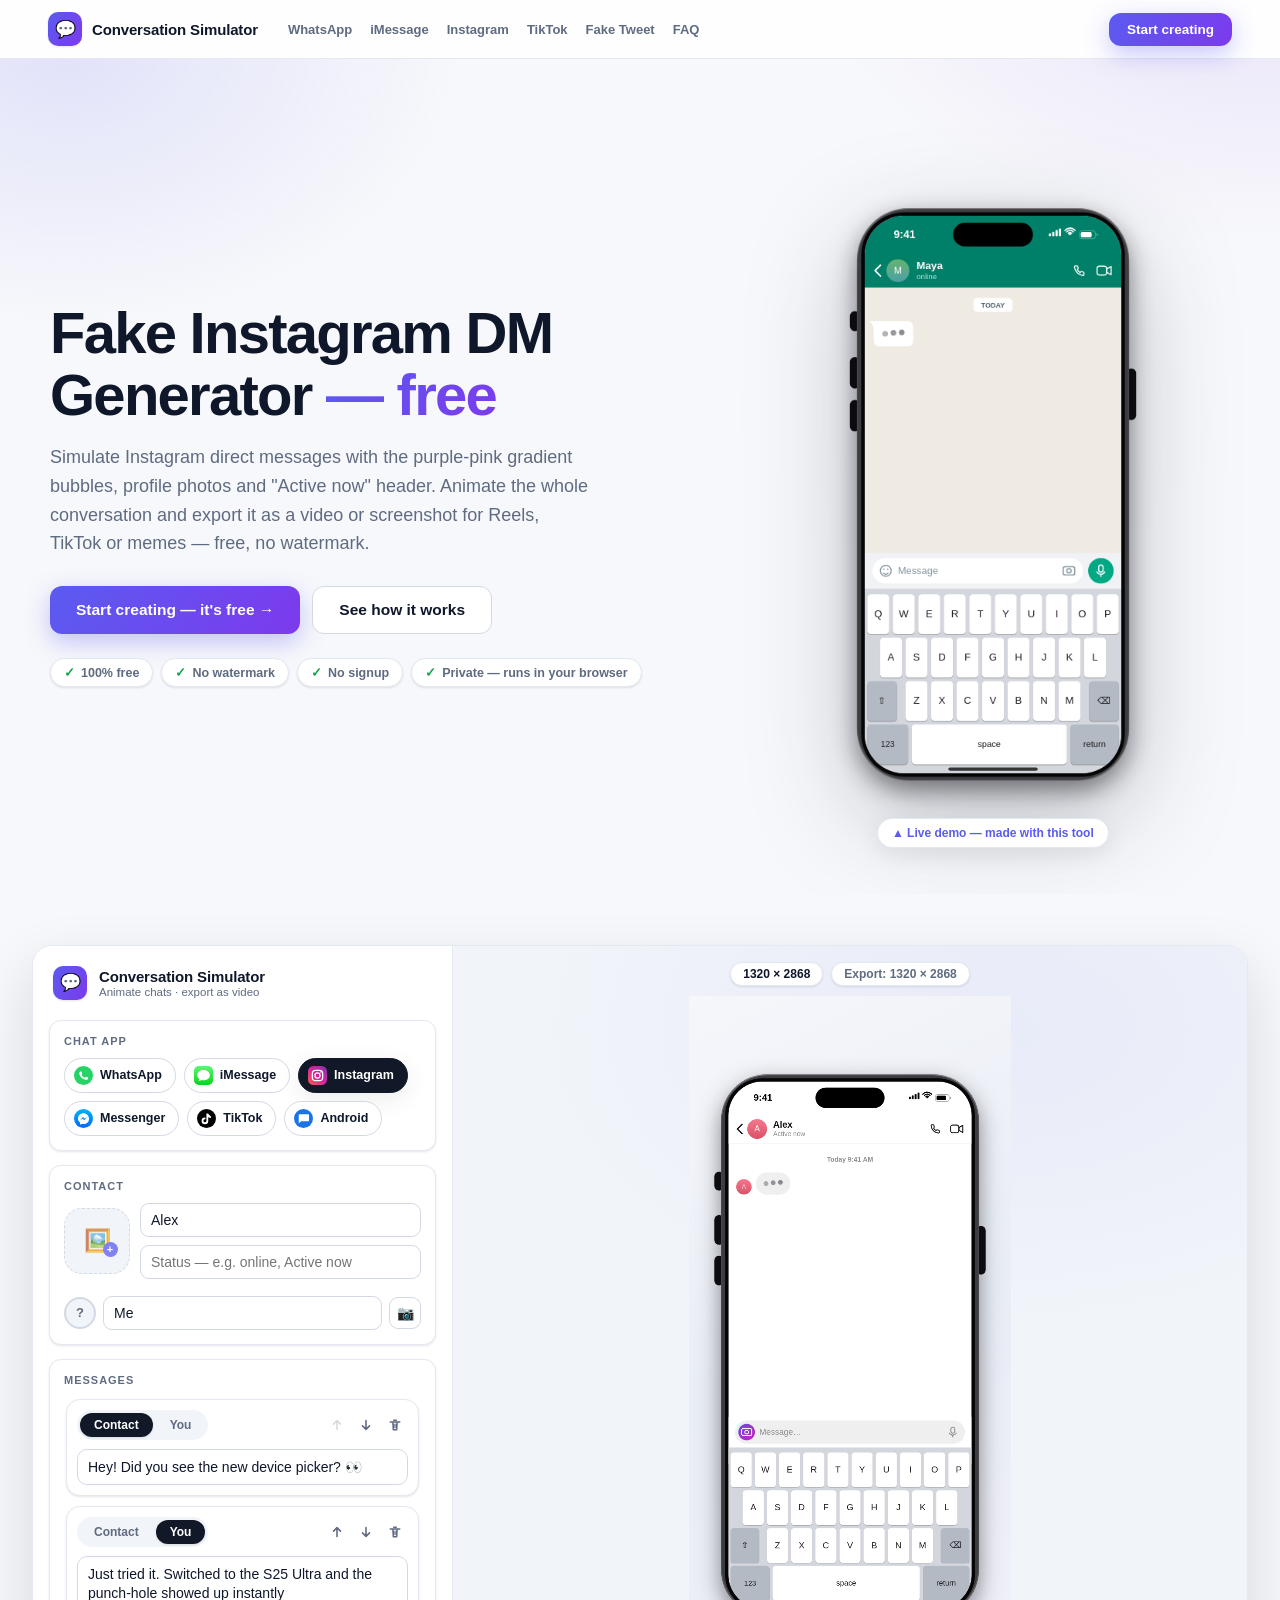
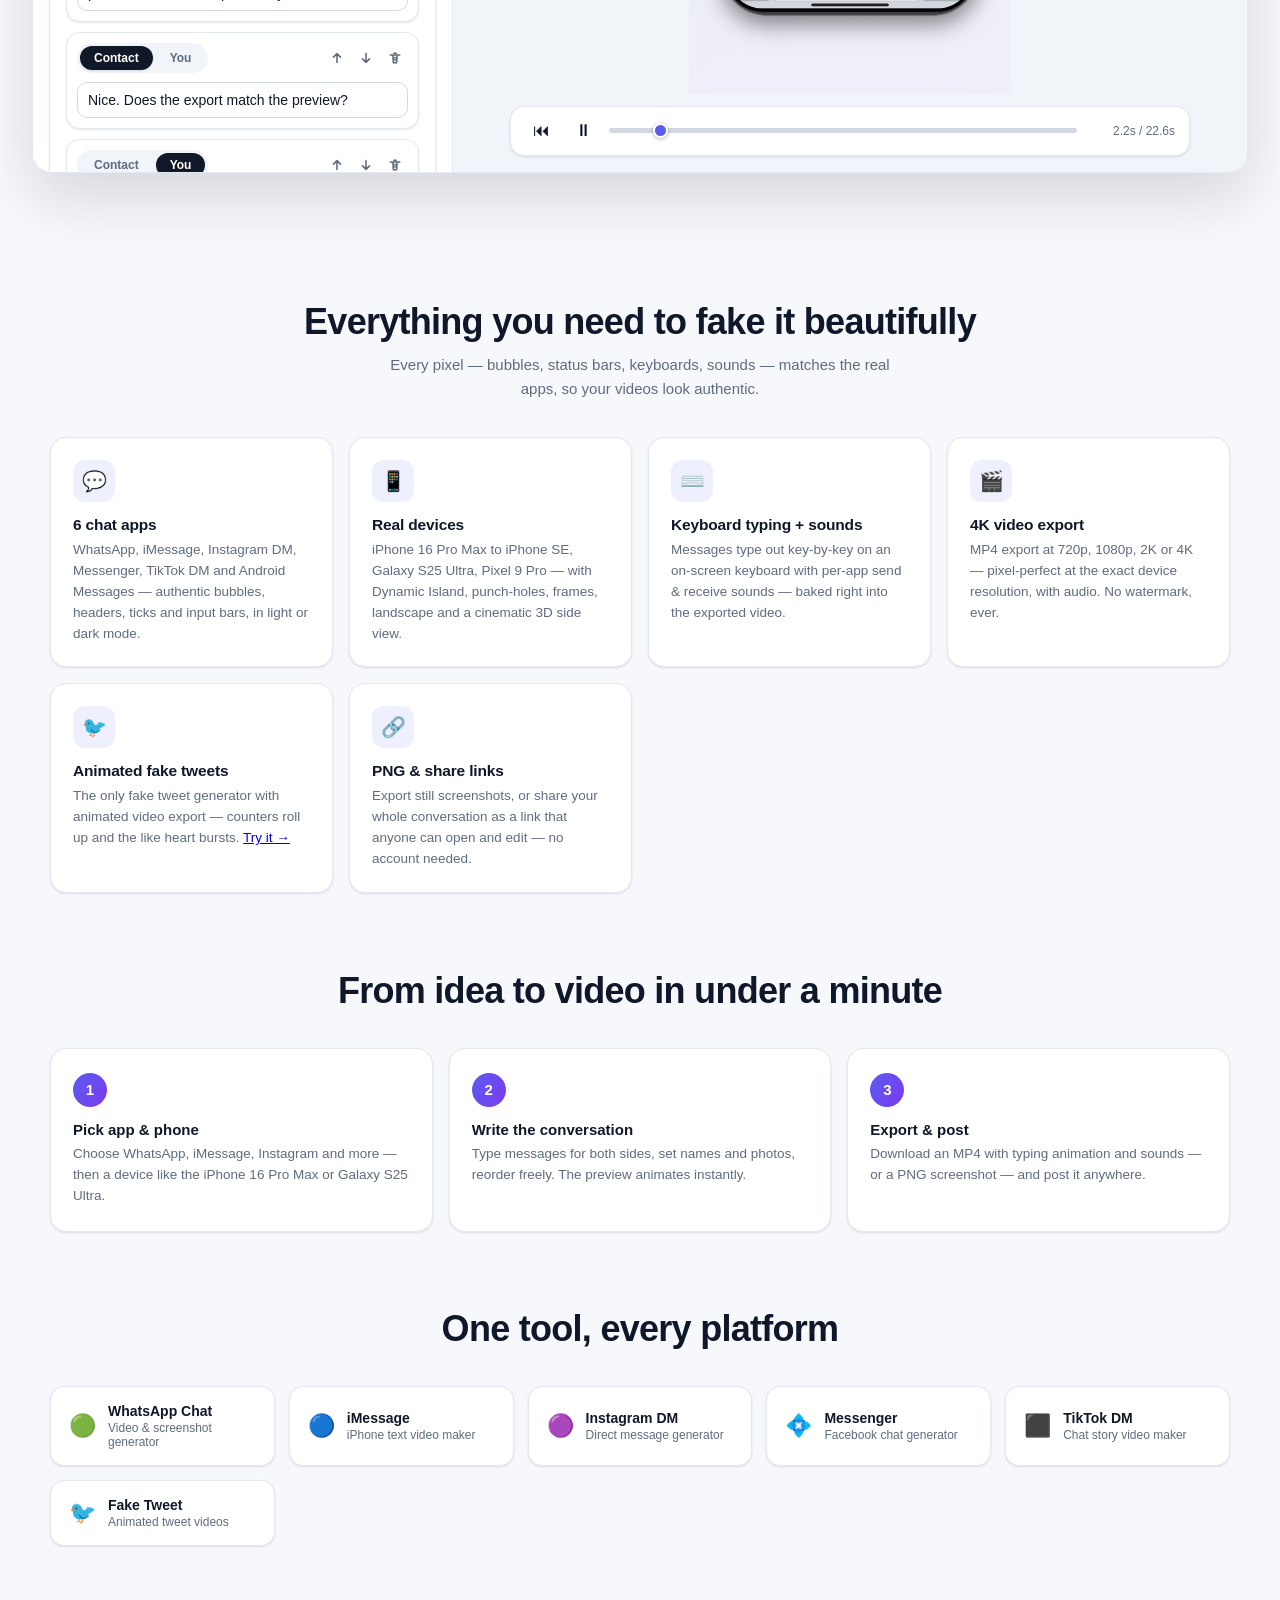
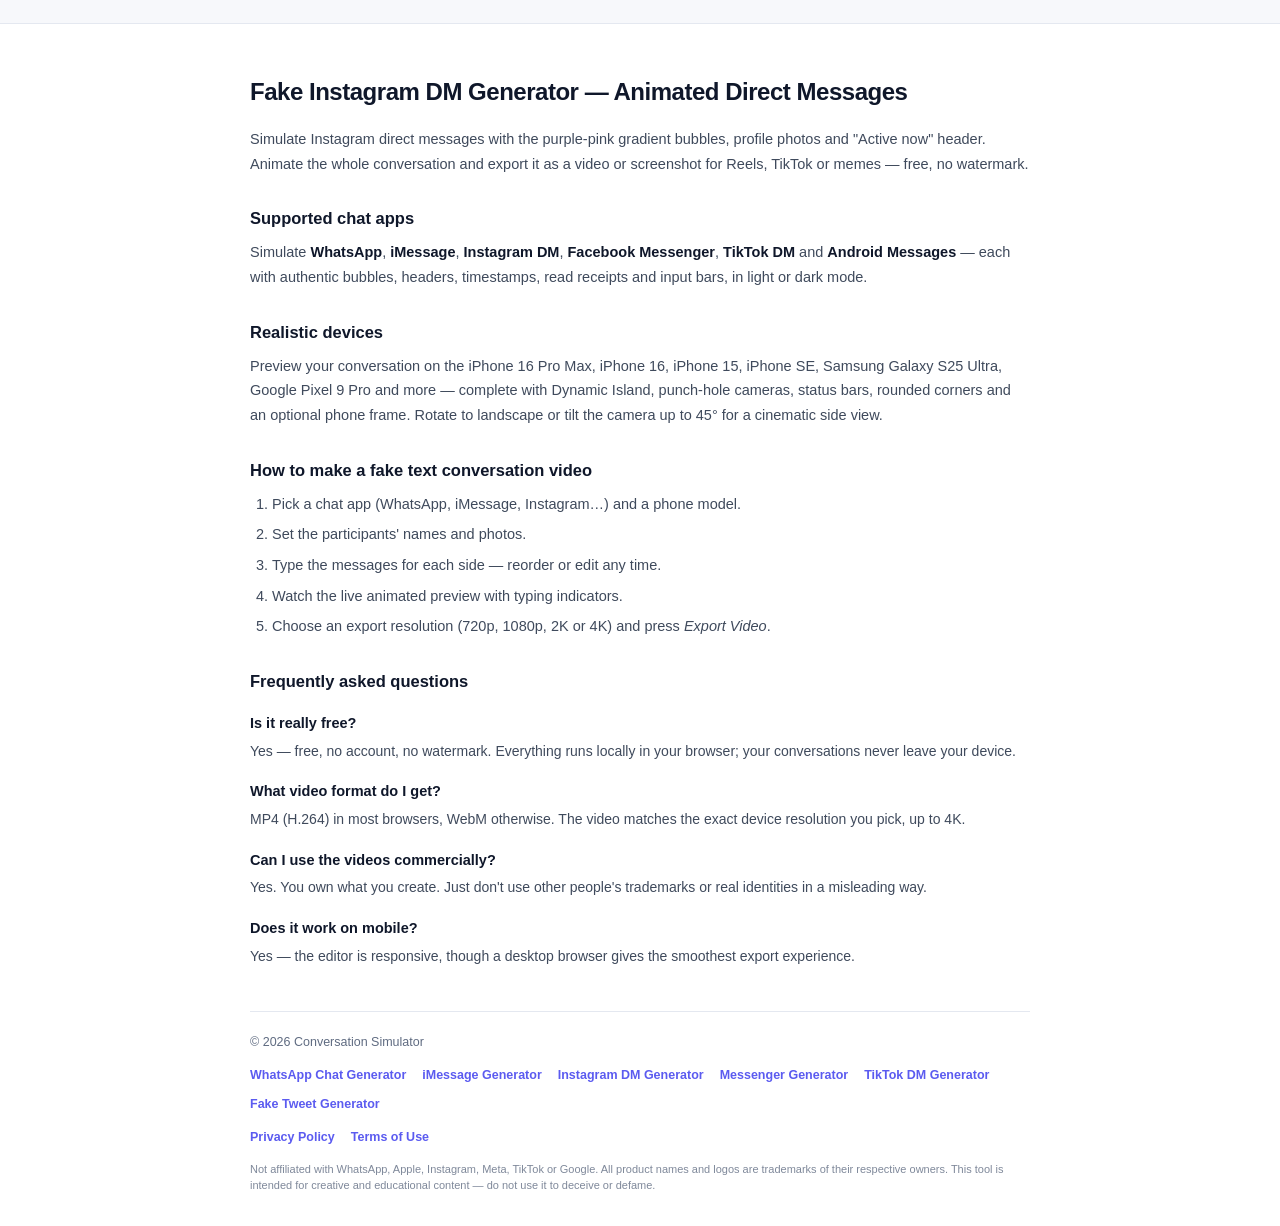
<file: instagram-dm-generator.html>
<!DOCTYPE html>
<html lang="en">
<head>
<meta charset="UTF-8" />
<meta name="viewport" content="width=device-width, initial-scale=1.0" />
<title>Fake Instagram DM Generator — Direct Message Video Maker</title>
<meta name="description" content="Create fake Instagram direct messages with gradient bubbles and profile photos. Animate the chat and export as HD-4K video or screenshot. Free, no watermark." />
<meta name="keywords" content="fake chat generator, chat video maker, whatsapp chat generator, fake text message video, imessage generator, instagram dm generator, chat animation maker, fake conversation video, texting story video maker" />
<link rel="canonical" href="https://cohenido.github.io/chat-video-maker/instagram-dm-generator.html" />
<link rel="icon" href="assets/favicon.svg" type="image/svg+xml" />

<meta property="og:type" content="website" />
<meta property="og:site_name" content="Conversation Simulator" />
<meta property="og:title" content="Fake Instagram DM Generator — Direct Message Video Maker" />
<meta property="og:description" content="Create fake Instagram direct messages with gradient bubbles and profile photos. Animate the chat and export as HD-4K video or screenshot. Free, no watermark." />
<meta property="og:url" content="https://cohenido.github.io/chat-video-maker/instagram-dm-generator.html" />
<meta property="og:image" content="https://cohenido.github.io/chat-video-maker/assets/og-image.jpg" />
<meta name="twitter:card" content="summary_large_image" />
<meta name="twitter:title" content="Fake Instagram DM Generator — Direct Message Video Maker" />
<meta name="twitter:description" content="Animate fake WhatsApp, iMessage, Instagram DM, Messenger & TikTok chats and export as crisp HD–4K video. Free, no watermark." />
<meta name="twitter:image" content="https://cohenido.github.io/chat-video-maker/assets/og-image.jpg" />

<script type="application/ld+json">
{
  "@context": "https://schema.org",
  "@type": "WebApplication",
  "name": "Conversation Simulator — Fake Chat Video Maker",
  "url": "https://cohenido.github.io/chat-video-maker/",
  "applicationCategory": "MultimediaApplication",
  "operatingSystem": "Any (web browser)",
  "offers": { "@type": "Offer", "price": "0", "priceCurrency": "USD" },
  "description": "Create realistic fake chat conversations for WhatsApp, iMessage, Instagram DM, Messenger and TikTok, animate them with typing indicators, and export as HD, Full HD, 2K or 4K video with device frames for iPhone and Android.",
  "featureList": [
    "WhatsApp, iMessage, Instagram DM, Messenger, TikTok and Android Messages chat styles",
    "iPhone 16/15/SE, Samsung Galaxy S25, Google Pixel 9 device presets with Dynamic Island and punch-hole",
    "Typing indicator and message pop animations",
    "Custom participant names and photos",
    "Portrait, landscape and 3D side-view angle",
    "Export video in 720p, 1080p, 2K or 4K with no watermark"
  ]
}
</script>
<script type="application/ld+json">
{
  "@context": "https://schema.org",
  "@type": "FAQPage",
  "mainEntity": [
    {
      "@type": "Question",
      "name": "How do I make a fake WhatsApp chat video?",
      "acceptedAnswer": { "@type": "Answer", "text": "Choose WhatsApp as the chat app, pick a phone like the iPhone 16 Pro Max or Galaxy S25, type your messages for both participants, then press Export Video. The conversation animates with typing indicators and downloads as an MP4 video." }
    },
    {
      "@type": "Question",
      "name": "Is the exported video watermarked?",
      "acceptedAnswer": { "@type": "Answer", "text": "No. Exported videos have no watermark and match the exact device resolution you choose, up to 4K." }
    },
    {
      "@type": "Question",
      "name": "Which chat apps can I simulate?",
      "acceptedAnswer": { "@type": "Answer", "text": "WhatsApp, iMessage, Instagram DM, Facebook Messenger, TikTok DM and Android Messages — each with authentic bubbles, headers and input bars in light or dark mode." }
    },
    {
      "@type": "Question",
      "name": "Is it free? Do I need to sign up?",
      "acceptedAnswer": { "@type": "Answer", "text": "Yes, it is completely free and requires no account. Everything runs locally in your browser — your conversations are never uploaded to a server." }
    }
  ]
}
</script>

<link rel="stylesheet" href="css/style.css?v=10" />

<!-- Monetization: set your AdSense publisher ID here after approval, e.g. 'ca-pub-1234567890123456' -->
<script>window.PRESET_APP = 'instagram';</script>
<script>window.ADSENSE_CLIENT = '';</script>
<script>
(function () {
  if (!window.ADSENSE_CLIENT) return;
  var s = document.createElement('script');
  s.async = true;
  s.src = 'https://pagead2.googlesyndication.com/pagead/js/adsbygoogle.js?client=' + window.ADSENSE_CLIENT;
  s.crossOrigin = 'anonymous';
  document.head.appendChild(s);
  window.addEventListener('load', function () {
    document.querySelectorAll('.ad-slot').forEach(function (slot) {
      slot.style.display = 'block';
      var ins = document.createElement('ins');
      ins.className = 'adsbygoogle';
      ins.style.display = 'block';
      ins.setAttribute('data-ad-client', window.ADSENSE_CLIENT);
      ins.setAttribute('data-ad-format', 'auto');
      ins.setAttribute('data-full-width-responsive', 'true');
      slot.appendChild(ins);
      (window.adsbygoogle = window.adsbygoogle || []).push({});
    });
  });
})();
</script>
</head>
<body>

<nav class="topnav">
  <a class="nav-brand" href="./"><span class="logo">💬</span> Conversation Simulator</a>
  <div class="nav-links">
    <a href="whatsapp-chat-generator.html">WhatsApp</a>
    <a href="imessage-generator.html">iMessage</a>
    <a href="instagram-dm-generator.html">Instagram</a>
    <a href="tiktok-dm-generator.html">TikTok</a>
    <a href="tweet-generator.html">Fake Tweet</a>
    <a href="#faq">FAQ</a>
  </div>
  <a class="btn-lg solid nav-cta" href="#studio" style="padding:9px 18px; font-size:13.5px;">Start creating</a>
</nav>

<header class="hero">
  <div class="hero-grid">
    <div class="hero-copy">
      <h1 id="hero-title">Fake Instagram DM Generator <span class="grad-text">— free</span></h1>
      <p class="hero-sub" id="hero-sub">Simulate Instagram direct messages with the purple-pink gradient bubbles, profile photos and "Active now" header. Animate the whole conversation and export it as a video or screenshot for Reels, TikTok or memes — free, no watermark.</p>
      <div class="hero-ctas">
        <a class="btn-lg solid" href="#studio">Start creating — it's free →</a>
        <a class="btn-lg outline" href="#how">See how it works</a>
      </div>
      <div class="trust-chips">
        <span class="chip"><b>✓</b> 100% free</span>
        <span class="chip"><b>✓</b> No watermark</span>
        <span class="chip"><b>✓</b> No signup</span>
        <span class="chip"><b>✓</b> Private — runs in your browser</span>
      </div>
    </div>
    <div class="hero-demo">
      <canvas id="hero-demo-canvas" width="440" height="900" aria-label="Live demo of an animated WhatsApp conversation"></canvas>
      <span class="demo-caption">▲ Live demo — made with this tool</span>
    </div>
  </div>
</header>

<section class="studio-section" id="studio">
<div class="app">

  <aside class="sidebar">
    <header class="brand">
      <div class="logo">💬</div>
      <div>
        <h1>Conversation Simulator</h1>
        <p>Animate chats · export as video</p>
      </div>
    </header>

    <section class="panel">
      <h2>Chat app</h2>
      <div id="app-pills" class="app-pills"></div>
    </section>

    <section class="panel">
      <h2>Contact</h2>
      <div class="contact-editor">
        <label class="avatar-upload" id="contact-thumb" title="Upload their photo">
          <span class="avatar-upload-icon">🖼️<small>+</small></span>
          <input id="contact-photo" type="file" accept="image/*" hidden />
        </label>
        <div class="contact-fields">
          <input id="contact-name" type="text" placeholder="Contact name" />
          <input id="contact-status" type="text" placeholder="Status — e.g. online, Active now" />
        </div>
        <button id="contact-photo-clear" class="clear-photo" title="Remove photo" hidden>✕</button>
      </div>
      <div class="participant-row your-profile">
        <div id="my-thumb" class="avatar-thumb me" title="Your photo"></div>
        <input id="my-name" type="text" placeholder="Your name (shown in TikTok)" />
        <label class="photo-btn" title="Upload your photo">
          📷<input id="my-photo" type="file" accept="image/*" hidden />
        </label>
        <button id="my-photo-clear" class="clear-photo" title="Remove photo" hidden>✕</button>
      </div>
    </section>

    <section class="panel">
      <h2>Messages</h2>
      <div id="message-list" class="message-list"></div>
      <div class="add-buttons">
        <button id="add-them-btn" class="ghost">+ Contact message</button>
        <button id="add-me-btn" class="ghost">+ Your message</button>
      </div>
      <div class="anim-toggles">
        <label class="toggle-row">
          <span>Typing indicator</span>
          <input type="checkbox" id="typing-toggle" checked />
        </label>
        <label class="toggle-row">
          <span>Keyboard typing animation</span>
          <input type="checkbox" id="keyboard-toggle" checked />
        </label>
        <label class="toggle-row">
          <span>Sound effects</span>
          <input type="checkbox" id="sounds-toggle" checked />
        </label>
      </div>
    </section>

    <section class="panel">
      <h2>Device</h2>
      <label class="field">
        <span>Simulated device</span>
        <select id="device-select"></select>
      </label>
      <div id="custom-device-size" class="dual-input" hidden>
        <label class="field"><span>Width px</span><input id="custom-w" type="number" min="16" step="2" /></label>
        <label class="field"><span>Height px</span><input id="custom-h" type="number" min="16" step="2" /></label>
      </div>
      <div class="field">
        <span>Orientation</span>
        <div class="segmented">
          <button id="portrait-btn" class="active">Portrait</button>
          <button id="landscape-btn">Landscape</button>
        </div>
      </div>
      <div class="field">
        <span>Side view angle <b id="angle-label" class="angle-value">0°</b></span>
        <input id="angle-slider" type="range" min="-45" max="45" step="1" value="0" />
        <div class="angle-presets">
          <button id="angle-left" class="ghost small">↺ 45° left</button>
          <button id="angle-zero" class="ghost small">0°</button>
          <button id="angle-right" class="ghost small">45° right ↻</button>
        </div>
      </div>
      <label class="toggle-row">
        <span>Phone frame</span>
        <input type="checkbox" id="frame-toggle" checked />
      </label>
      <label class="toggle-row">
        <span>Dark mode chat</span>
        <input type="checkbox" id="dark-toggle" />
      </label>
      <label class="field">
        <span>Canvas background</span>
        <select id="bg-style">
          <option value="light">Light studio</option>
          <option value="dark">Dark studio</option>
          <option value="solid">Solid color</option>
        </select>
      </label>
      <label class="field" id="bg-color-row" hidden>
        <span>Background color</span>
        <input type="color" id="bg-color" value="#17191e" />
      </label>
    </section>

    <section class="panel">
      <h2>Export</h2>
      <label class="field">
        <span>Resolution</span>
        <select id="export-res-select"></select>
      </label>
      <div id="custom-export-size" class="dual-input" hidden>
        <label class="field"><span>Width px</span><input id="export-w" type="number" min="16" step="2" /></label>
        <label class="field"><span>Height px</span><input id="export-h" type="number" min="16" step="2" /></label>
      </div>
      <div class="dual-input">
        <label class="field">
          <span>Frame rate</span>
          <select id="fps-select">
            <option value="30">30 fps</option>
            <option value="60" selected>60 fps</option>
          </select>
        </label>
        <label class="field">
          <span>Speed</span>
          <select id="speed-select">
            <option value="0.5">0.5×</option>
            <option value="0.75">0.75×</option>
            <option value="1" selected>1×</option>
            <option value="1.5">1.5×</option>
            <option value="2">2×</option>
          </select>
        </label>
      </div>
      <button id="export-btn" class="primary">⬇ Export Video</button>
      <div class="dual-input">
        <button id="export-png-btn" class="ghost">📷 Export PNG</button>
        <button id="share-btn" class="ghost">🔗 Share link</button>
      </div>
      <div id="export-progress" class="progress" hidden>
        <div class="progress-track"><div id="progress-bar" class="progress-bar"></div></div>
        <div class="progress-row">
          <span id="progress-label">Recording…</span>
          <button id="cancel-export-btn" class="ghost small">Cancel</button>
        </div>
        <div class="progress-hint">Recording happens in real time — keep this tab visible for best results.</div>
      </div>
    </section>
  </aside>

  <main class="stage">
    <div class="stage-top">
      <span id="res-badge" class="badge"></span>
      <span id="export-badge" class="badge subtle"></span>
    </div>
    <div class="canvas-wrap">
      <canvas id="preview-canvas"></canvas>
    </div>
    <div class="transport">
      <button id="restart-btn" title="Restart">⏮</button>
      <button id="play-btn" title="Pause">⏸</button>
      <input id="scrubber" type="range" min="0" max="1000" value="0" />
      <span id="time-label" class="time">0.0s</span>
    </div>
  </main>

</div>
</section>

<section class="section" id="features">
  <div class="section-inner">
    <h2 class="section-title">Everything you need to fake it beautifully</h2>
    <p class="section-sub">Every pixel — bubbles, status bars, keyboards, sounds — matches the real apps, so your videos look authentic.</p>
    <div class="features-grid">
      <div class="feature-card">
        <div class="f-icon">💬</div>
        <h3>6 chat apps</h3>
        <p>WhatsApp, iMessage, Instagram DM, Messenger, TikTok DM and Android Messages — authentic bubbles, headers, ticks and input bars, in light or dark mode.</p>
      </div>
      <div class="feature-card">
        <div class="f-icon">📱</div>
        <h3>Real devices</h3>
        <p>iPhone 16 Pro Max to iPhone SE, Galaxy S25 Ultra, Pixel 9 Pro — with Dynamic Island, punch-holes, frames, landscape and a cinematic 3D side view.</p>
      </div>
      <div class="feature-card">
        <div class="f-icon">⌨️</div>
        <h3>Keyboard typing + sounds</h3>
        <p>Messages type out key-by-key on an on-screen keyboard with per-app send &amp; receive sounds — baked right into the exported video.</p>
      </div>
      <div class="feature-card">
        <div class="f-icon">🎬</div>
        <h3>4K video export</h3>
        <p>MP4 export at 720p, 1080p, 2K or 4K — pixel-perfect at the exact device resolution, with audio. No watermark, ever.</p>
      </div>
      <div class="feature-card">
        <div class="f-icon">🐦</div>
        <h3>Animated fake tweets</h3>
        <p>The only fake tweet generator with animated video export — counters roll up and the like heart bursts. <a href="tweet-generator.html">Try it →</a></p>
      </div>
      <div class="feature-card">
        <div class="f-icon">🔗</div>
        <h3>PNG &amp; share links</h3>
        <p>Export still screenshots, or share your whole conversation as a link that anyone can open and edit — no account needed.</p>
      </div>
    </div>
  </div>
</section>

<section class="section" id="how" style="padding-top:0;">
  <div class="section-inner">
    <h2 class="section-title">From idea to video in under a minute</h2>
    <div class="steps">
      <div class="step">
        <h3>Pick app &amp; phone</h3>
        <p>Choose WhatsApp, iMessage, Instagram and more — then a device like the iPhone 16 Pro Max or Galaxy S25 Ultra.</p>
      </div>
      <div class="step">
        <h3>Write the conversation</h3>
        <p>Type messages for both sides, set names and photos, reorder freely. The preview animates instantly.</p>
      </div>
      <div class="step">
        <h3>Export &amp; post</h3>
        <p>Download an MP4 with typing animation and sounds — or a PNG screenshot — and post it anywhere.</p>
      </div>
    </div>
  </div>
</section>

<section class="section" id="generators" style="padding-top:0;">
  <div class="section-inner">
    <h2 class="section-title">One tool, every platform</h2>
    <div class="gen-cards">
      <a class="gen-card" href="whatsapp-chat-generator.html"><span class="g-icon">🟢</span><span>WhatsApp Chat<small>Video &amp; screenshot generator</small></span></a>
      <a class="gen-card" href="imessage-generator.html"><span class="g-icon">🔵</span><span>iMessage<small>iPhone text video maker</small></span></a>
      <a class="gen-card" href="instagram-dm-generator.html"><span class="g-icon">🟣</span><span>Instagram DM<small>Direct message generator</small></span></a>
      <a class="gen-card" href="messenger-chat-generator.html"><span class="g-icon">💠</span><span>Messenger<small>Facebook chat generator</small></span></a>
      <a class="gen-card" href="tiktok-dm-generator.html"><span class="g-icon">⬛</span><span>TikTok DM<small>Chat story video maker</small></span></a>
      <a class="gen-card" href="tweet-generator.html"><span class="g-icon">🐦</span><span>Fake Tweet<small>Animated tweet videos</small></span></a>
    </div>
  </div>
</section>

<!-- SEO / content section (also required for ad-network approval) -->
<section class="content-section" id="faq">
  <div class="content-inner">
    <div class="ad-slot" style="display:none"></div>

    <h2>Fake Instagram DM Generator — Animated Direct Messages</h2>
    <p>Simulate Instagram direct messages with the purple-pink gradient bubbles, profile photos and "Active now" header. Animate the whole conversation and export it as a video or screenshot for Reels, TikTok or memes — free, no watermark.</p>

    <h3>Supported chat apps</h3>
    <p>
      Simulate <strong>WhatsApp</strong>, <strong>iMessage</strong>, <strong>Instagram DM</strong>,
      <strong>Facebook Messenger</strong>, <strong>TikTok DM</strong> and <strong>Android Messages</strong> —
      each with authentic bubbles, headers, timestamps, read receipts and input bars, in light or dark mode.
    </p>

    <h3>Realistic devices</h3>
    <p>
      Preview your conversation on the iPhone 16 Pro Max, iPhone 16, iPhone 15, iPhone SE,
      Samsung Galaxy S25 Ultra, Google Pixel 9 Pro and more — complete with Dynamic Island,
      punch-hole cameras, status bars, rounded corners and an optional phone frame. Rotate to
      landscape or tilt the camera up to 45° for a cinematic side view.
    </p>

    <h3>How to make a fake text conversation video</h3>
    <ol>
      <li>Pick a chat app (WhatsApp, iMessage, Instagram…) and a phone model.</li>
      <li>Set the participants' names and photos.</li>
      <li>Type the messages for each side — reorder or edit any time.</li>
      <li>Watch the live animated preview with typing indicators.</li>
      <li>Choose an export resolution (720p, 1080p, 2K or 4K) and press <em>Export Video</em>.</li>
    </ol>

    <h3>Frequently asked questions</h3>
    <dl class="faq">
      <dt>Is it really free?</dt>
      <dd>Yes — free, no account, no watermark. Everything runs locally in your browser; your conversations never leave your device.</dd>
      <dt>What video format do I get?</dt>
      <dd>MP4 (H.264) in most browsers, WebM otherwise. The video matches the exact device resolution you pick, up to 4K.</dd>
      <dt>Can I use the videos commercially?</dt>
      <dd>Yes. You own what you create. Just don't use other people's trademarks or real identities in a misleading way.</dd>
      <dt>Does it work on mobile?</dt>
      <dd>Yes — the editor is responsive, though a desktop browser gives the smoothest export experience.</dd>
    </dl>

    <div class="ad-slot" style="display:none"></div>

    <footer class="site-footer">
      <span>© 2026 Conversation Simulator</span>
      <nav class="generator-links">
        <a href="whatsapp-chat-generator.html">WhatsApp Chat Generator</a>
        <a href="imessage-generator.html">iMessage Generator</a>
        <a href="instagram-dm-generator.html">Instagram DM Generator</a>
        <a href="messenger-chat-generator.html">Messenger Generator</a>
        <a href="tiktok-dm-generator.html">TikTok DM Generator</a>
        <a href="tweet-generator.html">Fake Tweet Generator</a>
      </nav>
      <nav>
        <a href="privacy.html">Privacy Policy</a>
        <a href="terms.html">Terms of Use</a>
      </nav>
      <span class="disclaimer">
        Not affiliated with WhatsApp, Apple, Instagram, Meta, TikTok or Google.
        All product names and logos are trademarks of their respective owners.
        This tool is intended for creative and educational content — do not use it to deceive or defame.
      </span>
    </footer>
  </div>
</section>

<div id="toast" class="toast"></div>

<script src="js/devices.js?v=10"></script>
<script src="js/sounds.js?v=10"></script>
<script src="js/renderer.js?v=10"></script>
<script src="js/export.js?v=10"></script>
<script src="js/app.js?v=10"></script>
</body>
</html>
</file>
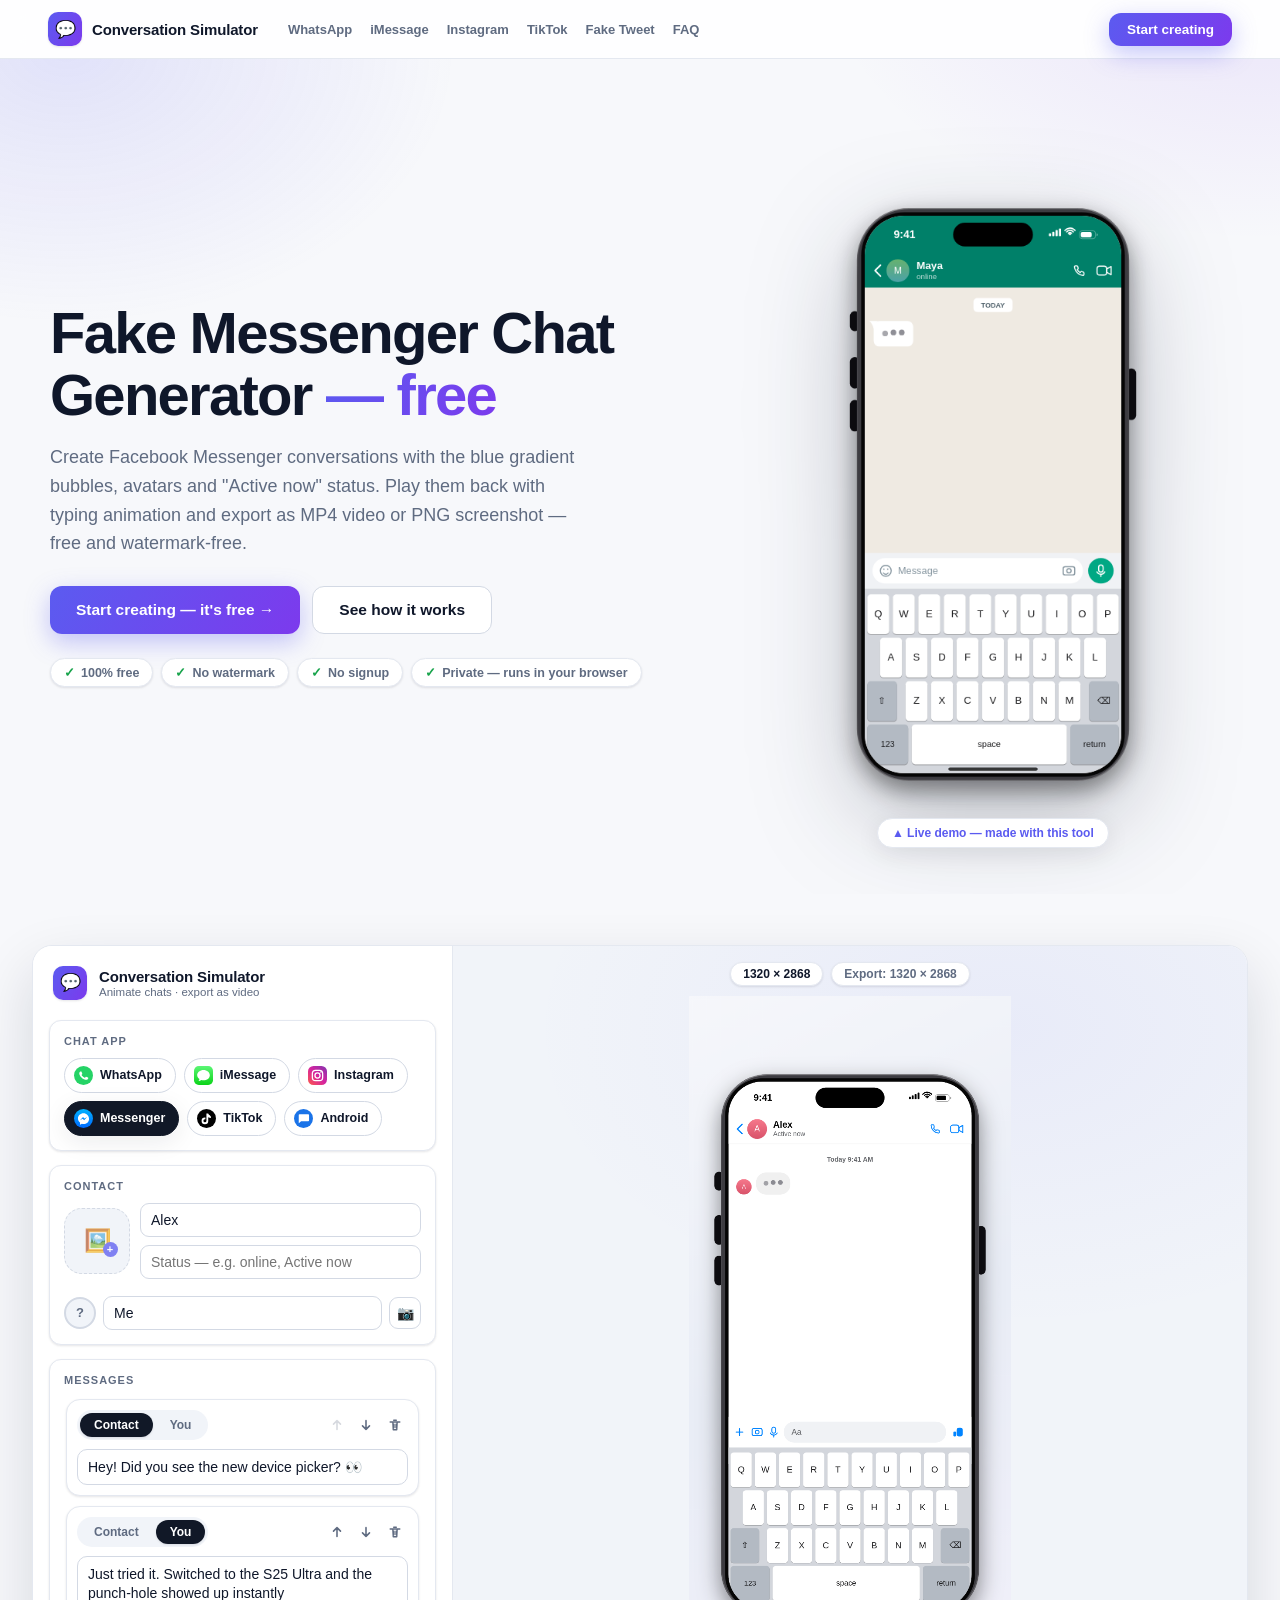
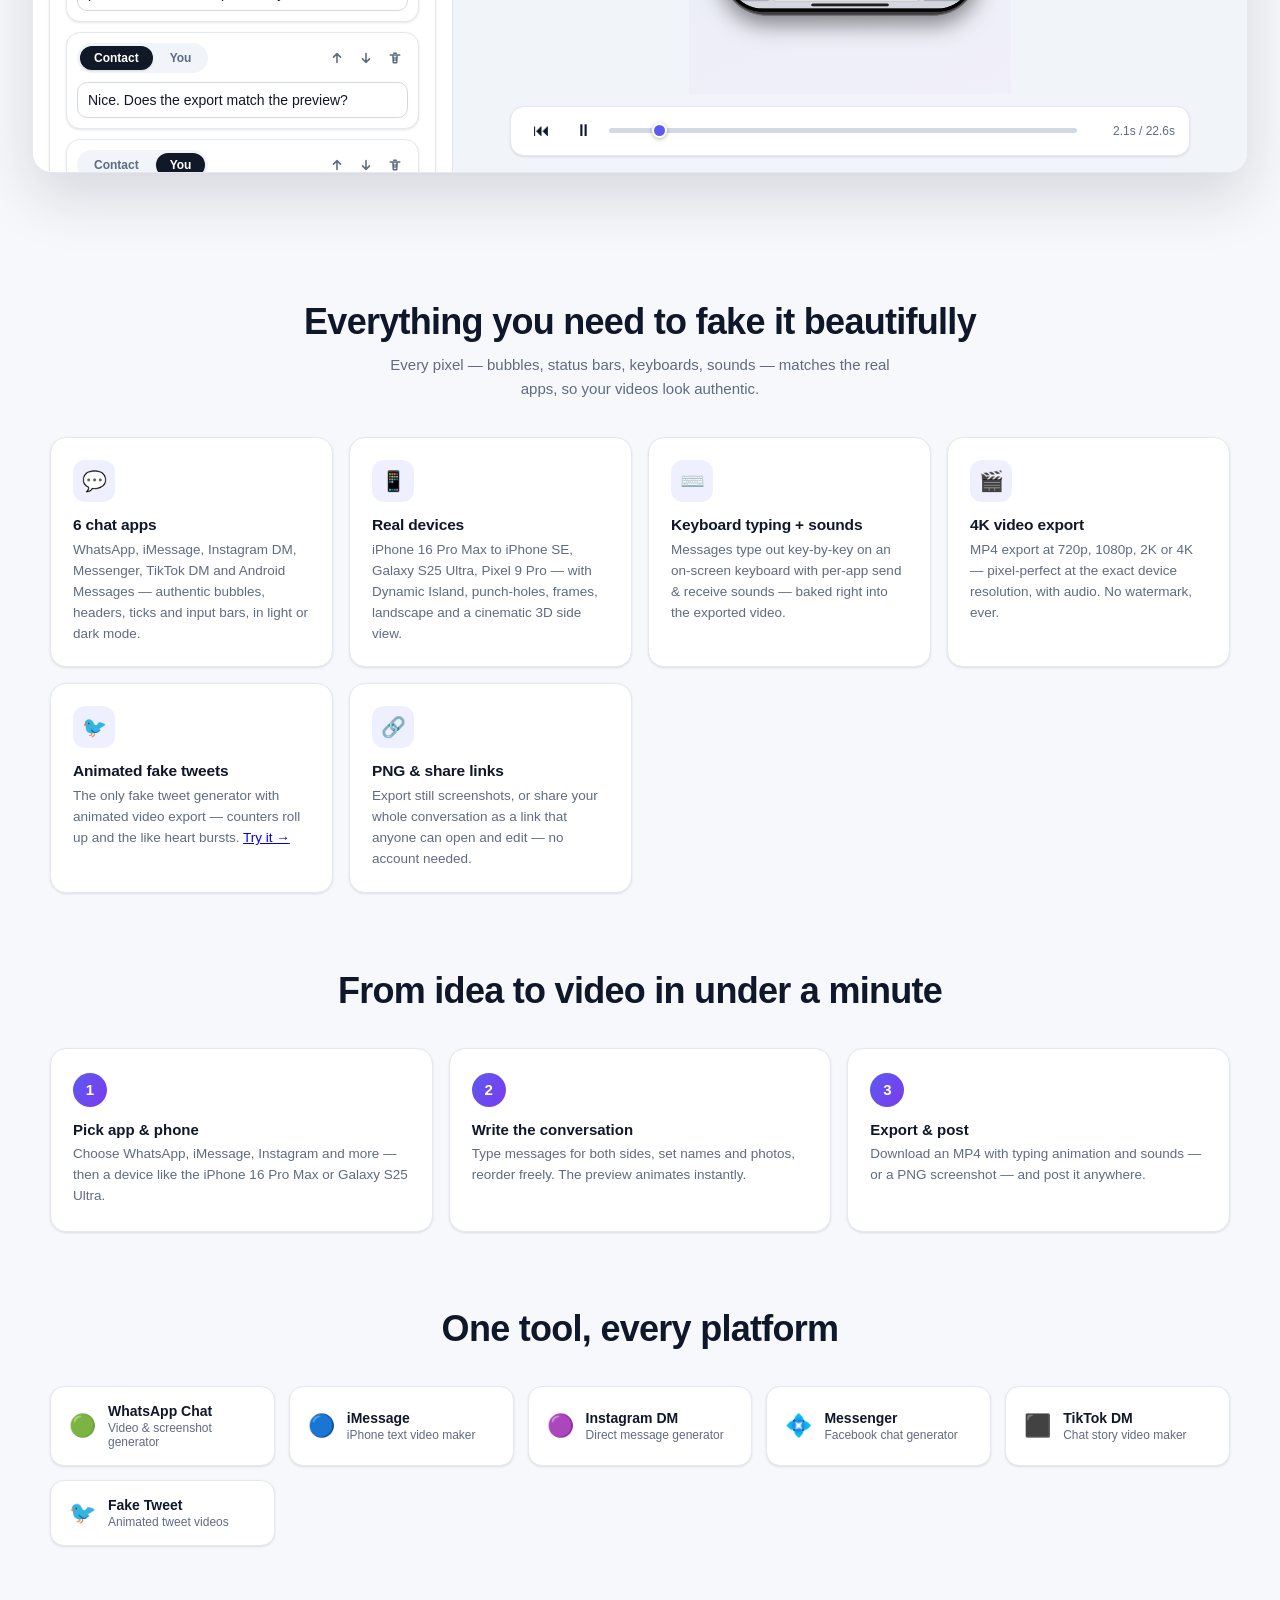
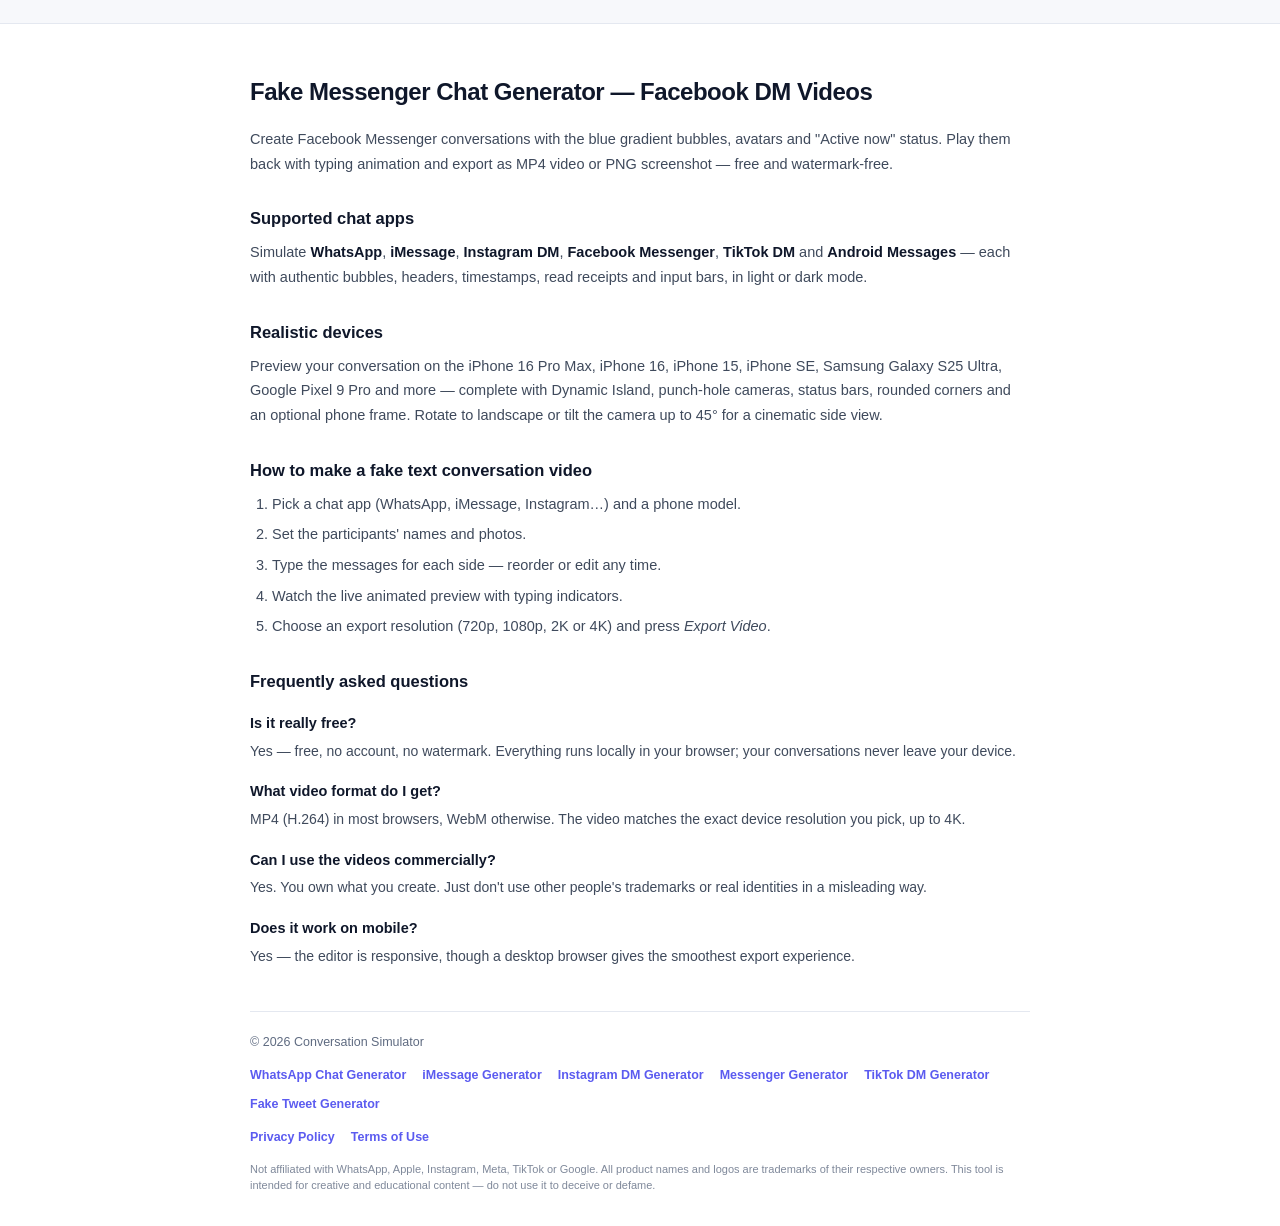
<file: messenger-chat-generator.html>
<!DOCTYPE html>
<html lang="en">
<head>
<meta charset="UTF-8" />
<meta name="viewport" content="width=device-width, initial-scale=1.0" />
<title>Fake Messenger Chat Generator — Facebook DM Video Maker</title>
<meta name="description" content="Build fake Facebook Messenger conversations with blue gradient bubbles and avatars. Export animated video up to 4K or PNG screenshots. Free, no watermark." />
<meta name="keywords" content="fake chat generator, chat video maker, whatsapp chat generator, fake text message video, imessage generator, instagram dm generator, chat animation maker, fake conversation video, texting story video maker" />
<link rel="canonical" href="https://cohenido.github.io/chat-video-maker/messenger-chat-generator.html" />
<link rel="icon" href="assets/favicon.svg" type="image/svg+xml" />

<meta property="og:type" content="website" />
<meta property="og:site_name" content="Conversation Simulator" />
<meta property="og:title" content="Fake Messenger Chat Generator — Facebook DM Video Maker" />
<meta property="og:description" content="Build fake Facebook Messenger conversations with blue gradient bubbles and avatars. Export animated video up to 4K or PNG screenshots. Free, no watermark." />
<meta property="og:url" content="https://cohenido.github.io/chat-video-maker/messenger-chat-generator.html" />
<meta property="og:image" content="https://cohenido.github.io/chat-video-maker/assets/og-image.jpg" />
<meta name="twitter:card" content="summary_large_image" />
<meta name="twitter:title" content="Fake Messenger Chat Generator — Facebook DM Video Maker" />
<meta name="twitter:description" content="Animate fake WhatsApp, iMessage, Instagram DM, Messenger & TikTok chats and export as crisp HD–4K video. Free, no watermark." />
<meta name="twitter:image" content="https://cohenido.github.io/chat-video-maker/assets/og-image.jpg" />

<script type="application/ld+json">
{
  "@context": "https://schema.org",
  "@type": "WebApplication",
  "name": "Conversation Simulator — Fake Chat Video Maker",
  "url": "https://cohenido.github.io/chat-video-maker/",
  "applicationCategory": "MultimediaApplication",
  "operatingSystem": "Any (web browser)",
  "offers": { "@type": "Offer", "price": "0", "priceCurrency": "USD" },
  "description": "Create realistic fake chat conversations for WhatsApp, iMessage, Instagram DM, Messenger and TikTok, animate them with typing indicators, and export as HD, Full HD, 2K or 4K video with device frames for iPhone and Android.",
  "featureList": [
    "WhatsApp, iMessage, Instagram DM, Messenger, TikTok and Android Messages chat styles",
    "iPhone 16/15/SE, Samsung Galaxy S25, Google Pixel 9 device presets with Dynamic Island and punch-hole",
    "Typing indicator and message pop animations",
    "Custom participant names and photos",
    "Portrait, landscape and 3D side-view angle",
    "Export video in 720p, 1080p, 2K or 4K with no watermark"
  ]
}
</script>
<script type="application/ld+json">
{
  "@context": "https://schema.org",
  "@type": "FAQPage",
  "mainEntity": [
    {
      "@type": "Question",
      "name": "How do I make a fake WhatsApp chat video?",
      "acceptedAnswer": { "@type": "Answer", "text": "Choose WhatsApp as the chat app, pick a phone like the iPhone 16 Pro Max or Galaxy S25, type your messages for both participants, then press Export Video. The conversation animates with typing indicators and downloads as an MP4 video." }
    },
    {
      "@type": "Question",
      "name": "Is the exported video watermarked?",
      "acceptedAnswer": { "@type": "Answer", "text": "No. Exported videos have no watermark and match the exact device resolution you choose, up to 4K." }
    },
    {
      "@type": "Question",
      "name": "Which chat apps can I simulate?",
      "acceptedAnswer": { "@type": "Answer", "text": "WhatsApp, iMessage, Instagram DM, Facebook Messenger, TikTok DM and Android Messages — each with authentic bubbles, headers and input bars in light or dark mode." }
    },
    {
      "@type": "Question",
      "name": "Is it free? Do I need to sign up?",
      "acceptedAnswer": { "@type": "Answer", "text": "Yes, it is completely free and requires no account. Everything runs locally in your browser — your conversations are never uploaded to a server." }
    }
  ]
}
</script>

<link rel="stylesheet" href="css/style.css?v=10" />

<!-- Monetization: set your AdSense publisher ID here after approval, e.g. 'ca-pub-1234567890123456' -->
<script>window.PRESET_APP = 'messenger';</script>
<script>window.ADSENSE_CLIENT = '';</script>
<script>
(function () {
  if (!window.ADSENSE_CLIENT) return;
  var s = document.createElement('script');
  s.async = true;
  s.src = 'https://pagead2.googlesyndication.com/pagead/js/adsbygoogle.js?client=' + window.ADSENSE_CLIENT;
  s.crossOrigin = 'anonymous';
  document.head.appendChild(s);
  window.addEventListener('load', function () {
    document.querySelectorAll('.ad-slot').forEach(function (slot) {
      slot.style.display = 'block';
      var ins = document.createElement('ins');
      ins.className = 'adsbygoogle';
      ins.style.display = 'block';
      ins.setAttribute('data-ad-client', window.ADSENSE_CLIENT);
      ins.setAttribute('data-ad-format', 'auto');
      ins.setAttribute('data-full-width-responsive', 'true');
      slot.appendChild(ins);
      (window.adsbygoogle = window.adsbygoogle || []).push({});
    });
  });
})();
</script>
</head>
<body>

<nav class="topnav">
  <a class="nav-brand" href="./"><span class="logo">💬</span> Conversation Simulator</a>
  <div class="nav-links">
    <a href="whatsapp-chat-generator.html">WhatsApp</a>
    <a href="imessage-generator.html">iMessage</a>
    <a href="instagram-dm-generator.html">Instagram</a>
    <a href="tiktok-dm-generator.html">TikTok</a>
    <a href="tweet-generator.html">Fake Tweet</a>
    <a href="#faq">FAQ</a>
  </div>
  <a class="btn-lg solid nav-cta" href="#studio" style="padding:9px 18px; font-size:13.5px;">Start creating</a>
</nav>

<header class="hero">
  <div class="hero-grid">
    <div class="hero-copy">
      <h1 id="hero-title">Fake Messenger Chat Generator <span class="grad-text">— free</span></h1>
      <p class="hero-sub" id="hero-sub">Create Facebook Messenger conversations with the blue gradient bubbles, avatars and "Active now" status. Play them back with typing animation and export as MP4 video or PNG screenshot — free and watermark-free.</p>
      <div class="hero-ctas">
        <a class="btn-lg solid" href="#studio">Start creating — it's free →</a>
        <a class="btn-lg outline" href="#how">See how it works</a>
      </div>
      <div class="trust-chips">
        <span class="chip"><b>✓</b> 100% free</span>
        <span class="chip"><b>✓</b> No watermark</span>
        <span class="chip"><b>✓</b> No signup</span>
        <span class="chip"><b>✓</b> Private — runs in your browser</span>
      </div>
    </div>
    <div class="hero-demo">
      <canvas id="hero-demo-canvas" width="440" height="900" aria-label="Live demo of an animated WhatsApp conversation"></canvas>
      <span class="demo-caption">▲ Live demo — made with this tool</span>
    </div>
  </div>
</header>

<section class="studio-section" id="studio">
<div class="app">

  <aside class="sidebar">
    <header class="brand">
      <div class="logo">💬</div>
      <div>
        <h1>Conversation Simulator</h1>
        <p>Animate chats · export as video</p>
      </div>
    </header>

    <section class="panel">
      <h2>Chat app</h2>
      <div id="app-pills" class="app-pills"></div>
    </section>

    <section class="panel">
      <h2>Contact</h2>
      <div class="contact-editor">
        <label class="avatar-upload" id="contact-thumb" title="Upload their photo">
          <span class="avatar-upload-icon">🖼️<small>+</small></span>
          <input id="contact-photo" type="file" accept="image/*" hidden />
        </label>
        <div class="contact-fields">
          <input id="contact-name" type="text" placeholder="Contact name" />
          <input id="contact-status" type="text" placeholder="Status — e.g. online, Active now" />
        </div>
        <button id="contact-photo-clear" class="clear-photo" title="Remove photo" hidden>✕</button>
      </div>
      <div class="participant-row your-profile">
        <div id="my-thumb" class="avatar-thumb me" title="Your photo"></div>
        <input id="my-name" type="text" placeholder="Your name (shown in TikTok)" />
        <label class="photo-btn" title="Upload your photo">
          📷<input id="my-photo" type="file" accept="image/*" hidden />
        </label>
        <button id="my-photo-clear" class="clear-photo" title="Remove photo" hidden>✕</button>
      </div>
    </section>

    <section class="panel">
      <h2>Messages</h2>
      <div id="message-list" class="message-list"></div>
      <div class="add-buttons">
        <button id="add-them-btn" class="ghost">+ Contact message</button>
        <button id="add-me-btn" class="ghost">+ Your message</button>
      </div>
      <div class="anim-toggles">
        <label class="toggle-row">
          <span>Typing indicator</span>
          <input type="checkbox" id="typing-toggle" checked />
        </label>
        <label class="toggle-row">
          <span>Keyboard typing animation</span>
          <input type="checkbox" id="keyboard-toggle" checked />
        </label>
        <label class="toggle-row">
          <span>Sound effects</span>
          <input type="checkbox" id="sounds-toggle" checked />
        </label>
      </div>
    </section>

    <section class="panel">
      <h2>Device</h2>
      <label class="field">
        <span>Simulated device</span>
        <select id="device-select"></select>
      </label>
      <div id="custom-device-size" class="dual-input" hidden>
        <label class="field"><span>Width px</span><input id="custom-w" type="number" min="16" step="2" /></label>
        <label class="field"><span>Height px</span><input id="custom-h" type="number" min="16" step="2" /></label>
      </div>
      <div class="field">
        <span>Orientation</span>
        <div class="segmented">
          <button id="portrait-btn" class="active">Portrait</button>
          <button id="landscape-btn">Landscape</button>
        </div>
      </div>
      <div class="field">
        <span>Side view angle <b id="angle-label" class="angle-value">0°</b></span>
        <input id="angle-slider" type="range" min="-45" max="45" step="1" value="0" />
        <div class="angle-presets">
          <button id="angle-left" class="ghost small">↺ 45° left</button>
          <button id="angle-zero" class="ghost small">0°</button>
          <button id="angle-right" class="ghost small">45° right ↻</button>
        </div>
      </div>
      <label class="toggle-row">
        <span>Phone frame</span>
        <input type="checkbox" id="frame-toggle" checked />
      </label>
      <label class="toggle-row">
        <span>Dark mode chat</span>
        <input type="checkbox" id="dark-toggle" />
      </label>
      <label class="field">
        <span>Canvas background</span>
        <select id="bg-style">
          <option value="light">Light studio</option>
          <option value="dark">Dark studio</option>
          <option value="solid">Solid color</option>
        </select>
      </label>
      <label class="field" id="bg-color-row" hidden>
        <span>Background color</span>
        <input type="color" id="bg-color" value="#17191e" />
      </label>
    </section>

    <section class="panel">
      <h2>Export</h2>
      <label class="field">
        <span>Resolution</span>
        <select id="export-res-select"></select>
      </label>
      <div id="custom-export-size" class="dual-input" hidden>
        <label class="field"><span>Width px</span><input id="export-w" type="number" min="16" step="2" /></label>
        <label class="field"><span>Height px</span><input id="export-h" type="number" min="16" step="2" /></label>
      </div>
      <div class="dual-input">
        <label class="field">
          <span>Frame rate</span>
          <select id="fps-select">
            <option value="30">30 fps</option>
            <option value="60" selected>60 fps</option>
          </select>
        </label>
        <label class="field">
          <span>Speed</span>
          <select id="speed-select">
            <option value="0.5">0.5×</option>
            <option value="0.75">0.75×</option>
            <option value="1" selected>1×</option>
            <option value="1.5">1.5×</option>
            <option value="2">2×</option>
          </select>
        </label>
      </div>
      <button id="export-btn" class="primary">⬇ Export Video</button>
      <div class="dual-input">
        <button id="export-png-btn" class="ghost">📷 Export PNG</button>
        <button id="share-btn" class="ghost">🔗 Share link</button>
      </div>
      <div id="export-progress" class="progress" hidden>
        <div class="progress-track"><div id="progress-bar" class="progress-bar"></div></div>
        <div class="progress-row">
          <span id="progress-label">Recording…</span>
          <button id="cancel-export-btn" class="ghost small">Cancel</button>
        </div>
        <div class="progress-hint">Recording happens in real time — keep this tab visible for best results.</div>
      </div>
    </section>
  </aside>

  <main class="stage">
    <div class="stage-top">
      <span id="res-badge" class="badge"></span>
      <span id="export-badge" class="badge subtle"></span>
    </div>
    <div class="canvas-wrap">
      <canvas id="preview-canvas"></canvas>
    </div>
    <div class="transport">
      <button id="restart-btn" title="Restart">⏮</button>
      <button id="play-btn" title="Pause">⏸</button>
      <input id="scrubber" type="range" min="0" max="1000" value="0" />
      <span id="time-label" class="time">0.0s</span>
    </div>
  </main>

</div>
</section>

<section class="section" id="features">
  <div class="section-inner">
    <h2 class="section-title">Everything you need to fake it beautifully</h2>
    <p class="section-sub">Every pixel — bubbles, status bars, keyboards, sounds — matches the real apps, so your videos look authentic.</p>
    <div class="features-grid">
      <div class="feature-card">
        <div class="f-icon">💬</div>
        <h3>6 chat apps</h3>
        <p>WhatsApp, iMessage, Instagram DM, Messenger, TikTok DM and Android Messages — authentic bubbles, headers, ticks and input bars, in light or dark mode.</p>
      </div>
      <div class="feature-card">
        <div class="f-icon">📱</div>
        <h3>Real devices</h3>
        <p>iPhone 16 Pro Max to iPhone SE, Galaxy S25 Ultra, Pixel 9 Pro — with Dynamic Island, punch-holes, frames, landscape and a cinematic 3D side view.</p>
      </div>
      <div class="feature-card">
        <div class="f-icon">⌨️</div>
        <h3>Keyboard typing + sounds</h3>
        <p>Messages type out key-by-key on an on-screen keyboard with per-app send &amp; receive sounds — baked right into the exported video.</p>
      </div>
      <div class="feature-card">
        <div class="f-icon">🎬</div>
        <h3>4K video export</h3>
        <p>MP4 export at 720p, 1080p, 2K or 4K — pixel-perfect at the exact device resolution, with audio. No watermark, ever.</p>
      </div>
      <div class="feature-card">
        <div class="f-icon">🐦</div>
        <h3>Animated fake tweets</h3>
        <p>The only fake tweet generator with animated video export — counters roll up and the like heart bursts. <a href="tweet-generator.html">Try it →</a></p>
      </div>
      <div class="feature-card">
        <div class="f-icon">🔗</div>
        <h3>PNG &amp; share links</h3>
        <p>Export still screenshots, or share your whole conversation as a link that anyone can open and edit — no account needed.</p>
      </div>
    </div>
  </div>
</section>

<section class="section" id="how" style="padding-top:0;">
  <div class="section-inner">
    <h2 class="section-title">From idea to video in under a minute</h2>
    <div class="steps">
      <div class="step">
        <h3>Pick app &amp; phone</h3>
        <p>Choose WhatsApp, iMessage, Instagram and more — then a device like the iPhone 16 Pro Max or Galaxy S25 Ultra.</p>
      </div>
      <div class="step">
        <h3>Write the conversation</h3>
        <p>Type messages for both sides, set names and photos, reorder freely. The preview animates instantly.</p>
      </div>
      <div class="step">
        <h3>Export &amp; post</h3>
        <p>Download an MP4 with typing animation and sounds — or a PNG screenshot — and post it anywhere.</p>
      </div>
    </div>
  </div>
</section>

<section class="section" id="generators" style="padding-top:0;">
  <div class="section-inner">
    <h2 class="section-title">One tool, every platform</h2>
    <div class="gen-cards">
      <a class="gen-card" href="whatsapp-chat-generator.html"><span class="g-icon">🟢</span><span>WhatsApp Chat<small>Video &amp; screenshot generator</small></span></a>
      <a class="gen-card" href="imessage-generator.html"><span class="g-icon">🔵</span><span>iMessage<small>iPhone text video maker</small></span></a>
      <a class="gen-card" href="instagram-dm-generator.html"><span class="g-icon">🟣</span><span>Instagram DM<small>Direct message generator</small></span></a>
      <a class="gen-card" href="messenger-chat-generator.html"><span class="g-icon">💠</span><span>Messenger<small>Facebook chat generator</small></span></a>
      <a class="gen-card" href="tiktok-dm-generator.html"><span class="g-icon">⬛</span><span>TikTok DM<small>Chat story video maker</small></span></a>
      <a class="gen-card" href="tweet-generator.html"><span class="g-icon">🐦</span><span>Fake Tweet<small>Animated tweet videos</small></span></a>
    </div>
  </div>
</section>

<!-- SEO / content section (also required for ad-network approval) -->
<section class="content-section" id="faq">
  <div class="content-inner">
    <div class="ad-slot" style="display:none"></div>

    <h2>Fake Messenger Chat Generator — Facebook DM Videos</h2>
    <p>Create Facebook Messenger conversations with the blue gradient bubbles, avatars and "Active now" status. Play them back with typing animation and export as MP4 video or PNG screenshot — free and watermark-free.</p>

    <h3>Supported chat apps</h3>
    <p>
      Simulate <strong>WhatsApp</strong>, <strong>iMessage</strong>, <strong>Instagram DM</strong>,
      <strong>Facebook Messenger</strong>, <strong>TikTok DM</strong> and <strong>Android Messages</strong> —
      each with authentic bubbles, headers, timestamps, read receipts and input bars, in light or dark mode.
    </p>

    <h3>Realistic devices</h3>
    <p>
      Preview your conversation on the iPhone 16 Pro Max, iPhone 16, iPhone 15, iPhone SE,
      Samsung Galaxy S25 Ultra, Google Pixel 9 Pro and more — complete with Dynamic Island,
      punch-hole cameras, status bars, rounded corners and an optional phone frame. Rotate to
      landscape or tilt the camera up to 45° for a cinematic side view.
    </p>

    <h3>How to make a fake text conversation video</h3>
    <ol>
      <li>Pick a chat app (WhatsApp, iMessage, Instagram…) and a phone model.</li>
      <li>Set the participants' names and photos.</li>
      <li>Type the messages for each side — reorder or edit any time.</li>
      <li>Watch the live animated preview with typing indicators.</li>
      <li>Choose an export resolution (720p, 1080p, 2K or 4K) and press <em>Export Video</em>.</li>
    </ol>

    <h3>Frequently asked questions</h3>
    <dl class="faq">
      <dt>Is it really free?</dt>
      <dd>Yes — free, no account, no watermark. Everything runs locally in your browser; your conversations never leave your device.</dd>
      <dt>What video format do I get?</dt>
      <dd>MP4 (H.264) in most browsers, WebM otherwise. The video matches the exact device resolution you pick, up to 4K.</dd>
      <dt>Can I use the videos commercially?</dt>
      <dd>Yes. You own what you create. Just don't use other people's trademarks or real identities in a misleading way.</dd>
      <dt>Does it work on mobile?</dt>
      <dd>Yes — the editor is responsive, though a desktop browser gives the smoothest export experience.</dd>
    </dl>

    <div class="ad-slot" style="display:none"></div>

    <footer class="site-footer">
      <span>© 2026 Conversation Simulator</span>
      <nav class="generator-links">
        <a href="whatsapp-chat-generator.html">WhatsApp Chat Generator</a>
        <a href="imessage-generator.html">iMessage Generator</a>
        <a href="instagram-dm-generator.html">Instagram DM Generator</a>
        <a href="messenger-chat-generator.html">Messenger Generator</a>
        <a href="tiktok-dm-generator.html">TikTok DM Generator</a>
        <a href="tweet-generator.html">Fake Tweet Generator</a>
      </nav>
      <nav>
        <a href="privacy.html">Privacy Policy</a>
        <a href="terms.html">Terms of Use</a>
      </nav>
      <span class="disclaimer">
        Not affiliated with WhatsApp, Apple, Instagram, Meta, TikTok or Google.
        All product names and logos are trademarks of their respective owners.
        This tool is intended for creative and educational content — do not use it to deceive or defame.
      </span>
    </footer>
  </div>
</section>

<div id="toast" class="toast"></div>

<script src="js/devices.js?v=10"></script>
<script src="js/sounds.js?v=10"></script>
<script src="js/renderer.js?v=10"></script>
<script src="js/export.js?v=10"></script>
<script src="js/app.js?v=10"></script>
</body>
</html>
</file>
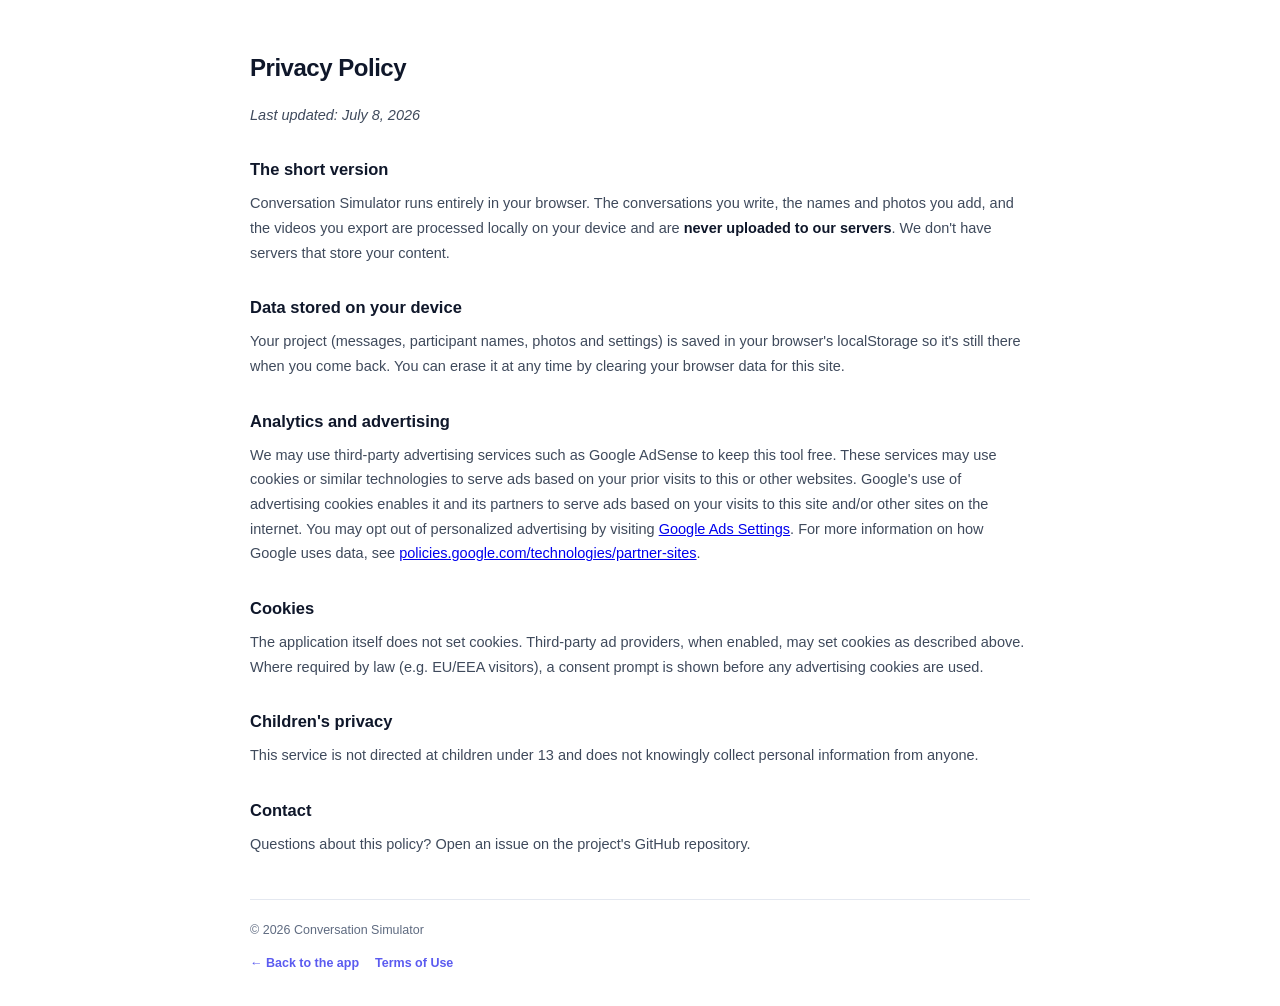
<file: privacy.html>
<!DOCTYPE html>
<html lang="en">
<head>
<meta charset="UTF-8" />
<meta name="viewport" content="width=device-width, initial-scale=1.0" />
<title>Privacy Policy — Conversation Simulator</title>
<meta name="description" content="Privacy policy for Conversation Simulator, the free fake chat video maker." />
<link rel="canonical" href="https://cohenido.github.io/chat-video-maker/privacy.html" />
<link rel="icon" href="assets/favicon.svg" type="image/svg+xml" />
<link rel="stylesheet" href="css/style.css?v=4" />
</head>
<body>
<section class="content-section" style="border-top:none; min-height:100vh;">
  <div class="content-inner">
    <h2>Privacy Policy</h2>
    <p><em>Last updated: July 8, 2026</em></p>

    <h3>The short version</h3>
    <p>
      Conversation Simulator runs entirely in your browser. The conversations you write, the
      names and photos you add, and the videos you export are processed locally on your device
      and are <strong>never uploaded to our servers</strong>. We don't have servers that store your content.
    </p>

    <h3>Data stored on your device</h3>
    <p>
      Your project (messages, participant names, photos and settings) is saved in your browser's
      localStorage so it's still there when you come back. You can erase it at any time by
      clearing your browser data for this site.
    </p>

    <h3>Analytics and advertising</h3>
    <p>
      We may use third-party advertising services such as Google AdSense to keep this tool free.
      These services may use cookies or similar technologies to serve ads based on your prior
      visits to this or other websites. Google's use of advertising cookies enables it and its
      partners to serve ads based on your visits to this site and/or other sites on the internet.
      You may opt out of personalized advertising by visiting
      <a href="https://www.google.com/settings/ads">Google Ads Settings</a>. For more information
      on how Google uses data, see
      <a href="https://policies.google.com/technologies/partner-sites">policies.google.com/technologies/partner-sites</a>.
    </p>

    <h3>Cookies</h3>
    <p>
      The application itself does not set cookies. Third-party ad providers, when enabled, may
      set cookies as described above. Where required by law (e.g. EU/EEA visitors), a consent
      prompt is shown before any advertising cookies are used.
    </p>

    <h3>Children's privacy</h3>
    <p>This service is not directed at children under 13 and does not knowingly collect personal information from anyone.</p>

    <h3>Contact</h3>
    <p>Questions about this policy? Open an issue on the project's GitHub repository.</p>

    <footer class="site-footer">
      <span>© 2026 Conversation Simulator</span>
      <nav>
        <a href="./">← Back to the app</a>
        <a href="terms.html">Terms of Use</a>
      </nav>
    </footer>
  </div>
</section>
</body>
</html>
</file>
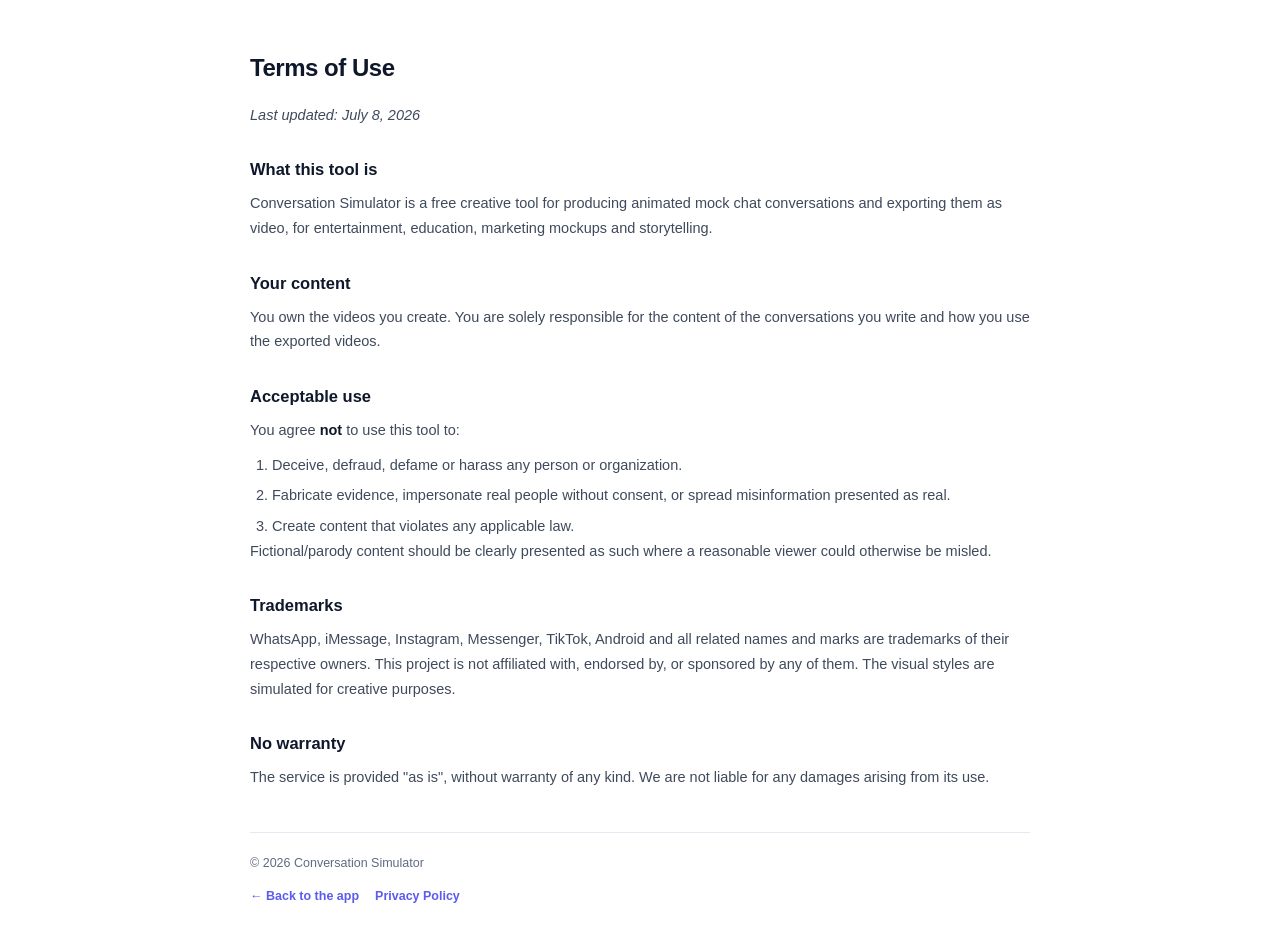
<file: terms.html>
<!DOCTYPE html>
<html lang="en">
<head>
<meta charset="UTF-8" />
<meta name="viewport" content="width=device-width, initial-scale=1.0" />
<title>Terms of Use — Conversation Simulator</title>
<meta name="description" content="Terms of use for Conversation Simulator, the free fake chat video maker." />
<link rel="canonical" href="https://cohenido.github.io/chat-video-maker/terms.html" />
<link rel="icon" href="assets/favicon.svg" type="image/svg+xml" />
<link rel="stylesheet" href="css/style.css?v=4" />
</head>
<body>
<section class="content-section" style="border-top:none; min-height:100vh;">
  <div class="content-inner">
    <h2>Terms of Use</h2>
    <p><em>Last updated: July 8, 2026</em></p>

    <h3>What this tool is</h3>
    <p>
      Conversation Simulator is a free creative tool for producing animated mock chat
      conversations and exporting them as video, for entertainment, education, marketing
      mockups and storytelling.
    </p>

    <h3>Your content</h3>
    <p>
      You own the videos you create. You are solely responsible for the content of the
      conversations you write and how you use the exported videos.
    </p>

    <h3>Acceptable use</h3>
    <p>You agree <strong>not</strong> to use this tool to:</p>
    <ol>
      <li>Deceive, defraud, defame or harass any person or organization.</li>
      <li>Fabricate evidence, impersonate real people without consent, or spread misinformation presented as real.</li>
      <li>Create content that violates any applicable law.</li>
    </ol>
    <p>
      Fictional/parody content should be clearly presented as such where a reasonable viewer
      could otherwise be misled.
    </p>

    <h3>Trademarks</h3>
    <p>
      WhatsApp, iMessage, Instagram, Messenger, TikTok, Android and all related names and marks
      are trademarks of their respective owners. This project is not affiliated with, endorsed
      by, or sponsored by any of them. The visual styles are simulated for creative purposes.
    </p>

    <h3>No warranty</h3>
    <p>
      The service is provided "as is", without warranty of any kind. We are not liable for any
      damages arising from its use.
    </p>

    <footer class="site-footer">
      <span>© 2026 Conversation Simulator</span>
      <nav>
        <a href="./">← Back to the app</a>
        <a href="privacy.html">Privacy Policy</a>
      </nav>
    </footer>
  </div>
</section>
</body>
</html>
</file>
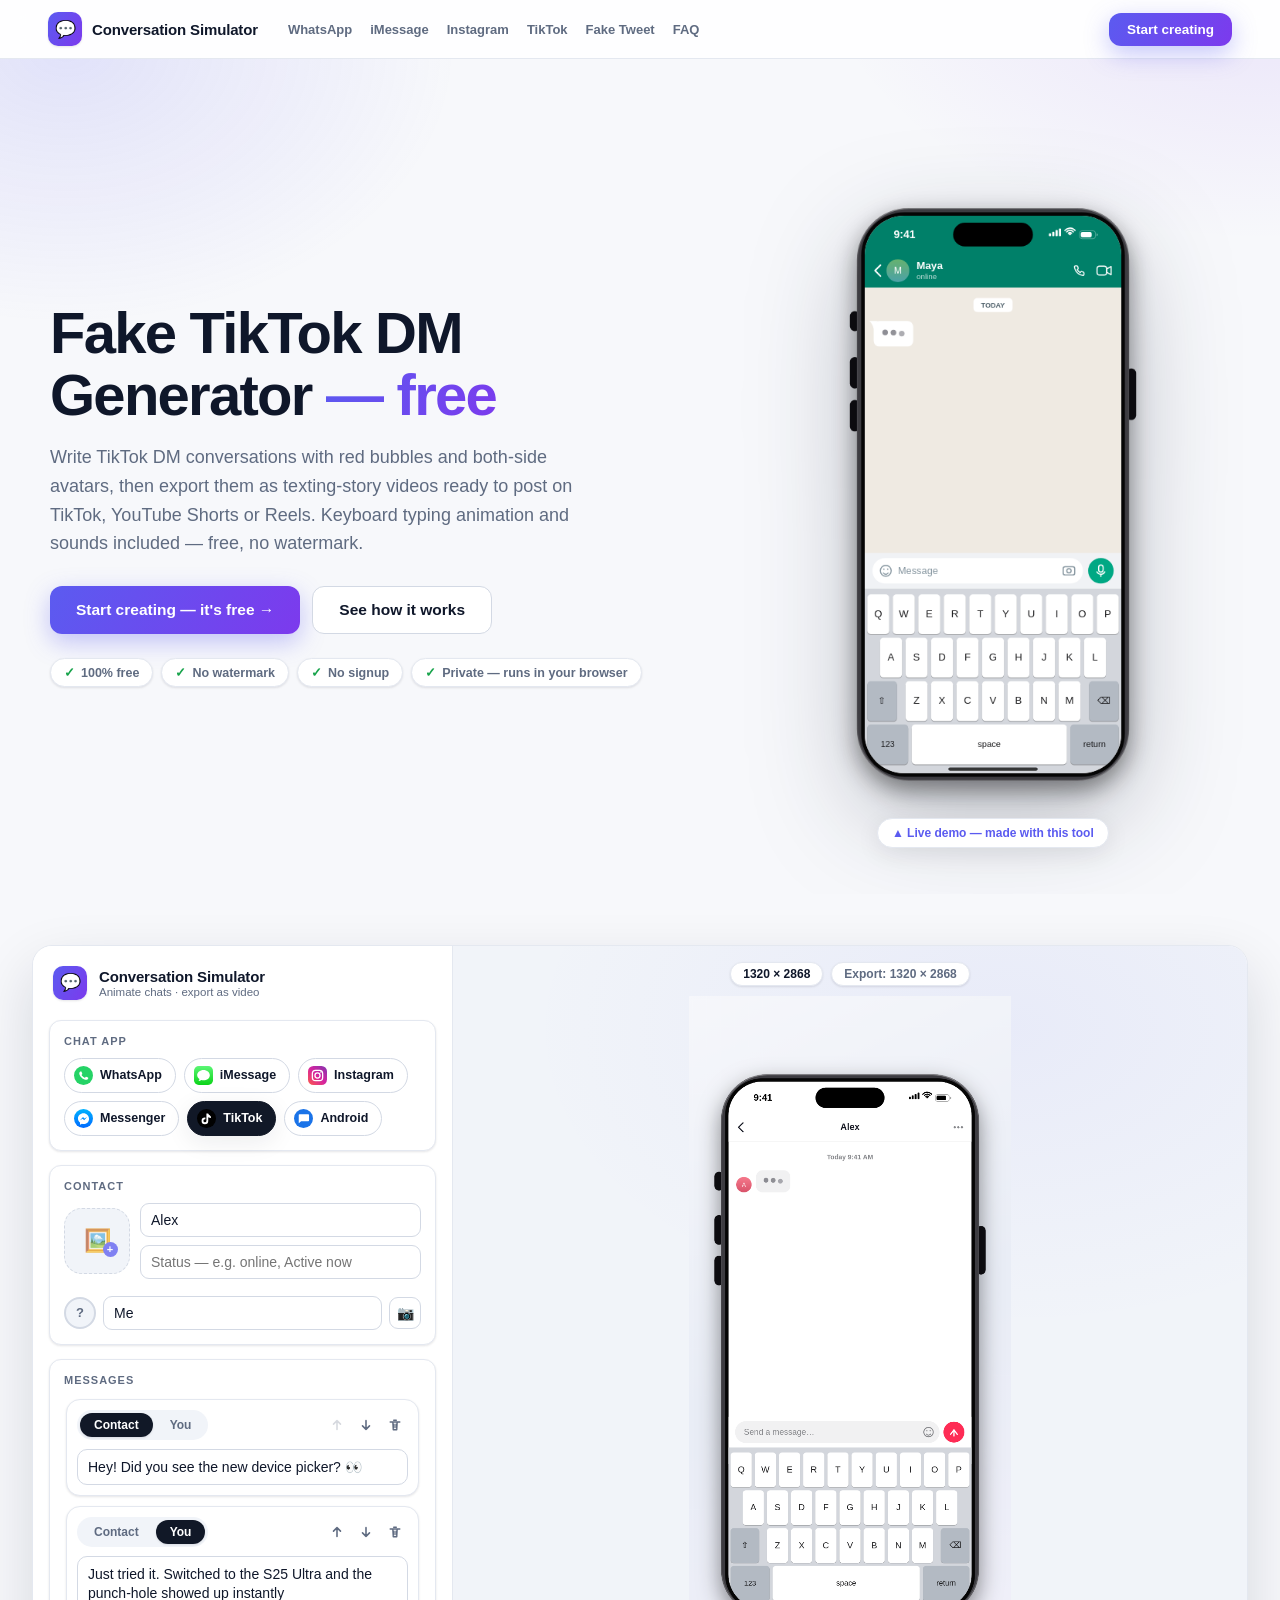
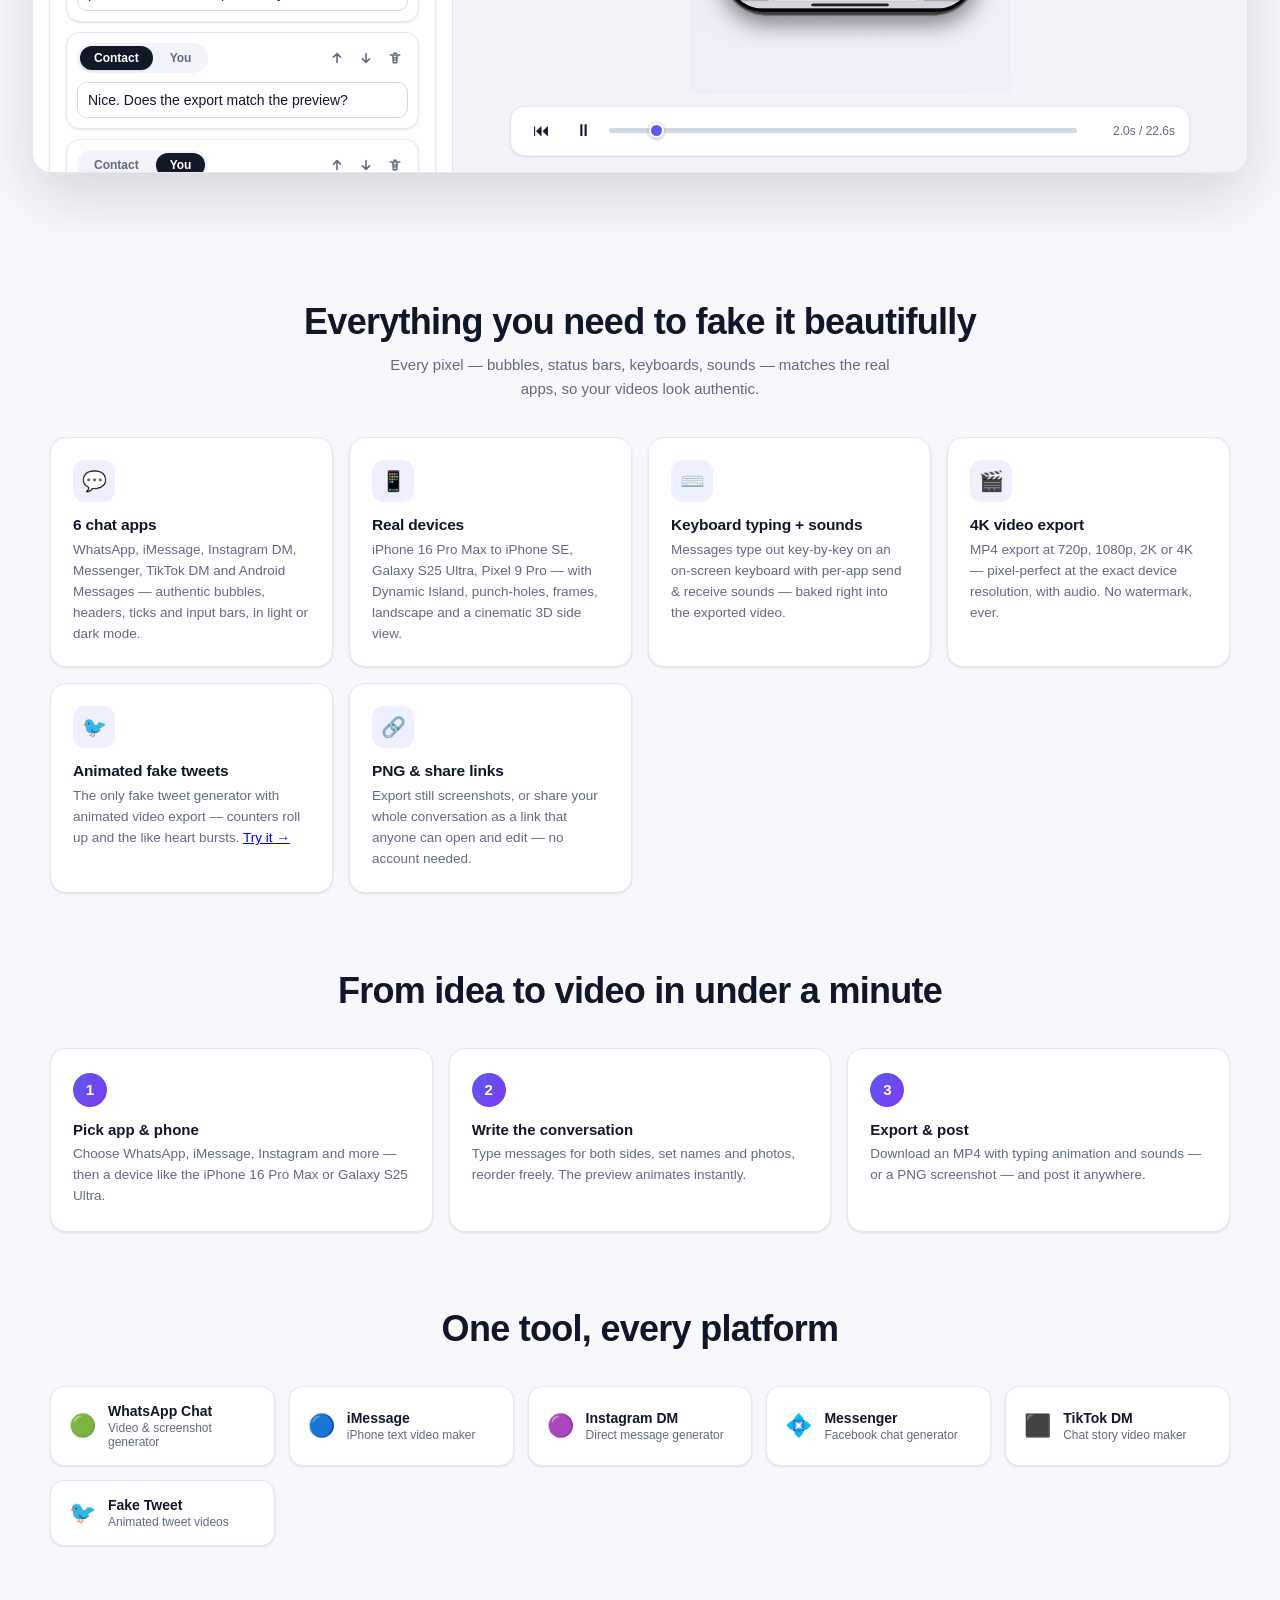
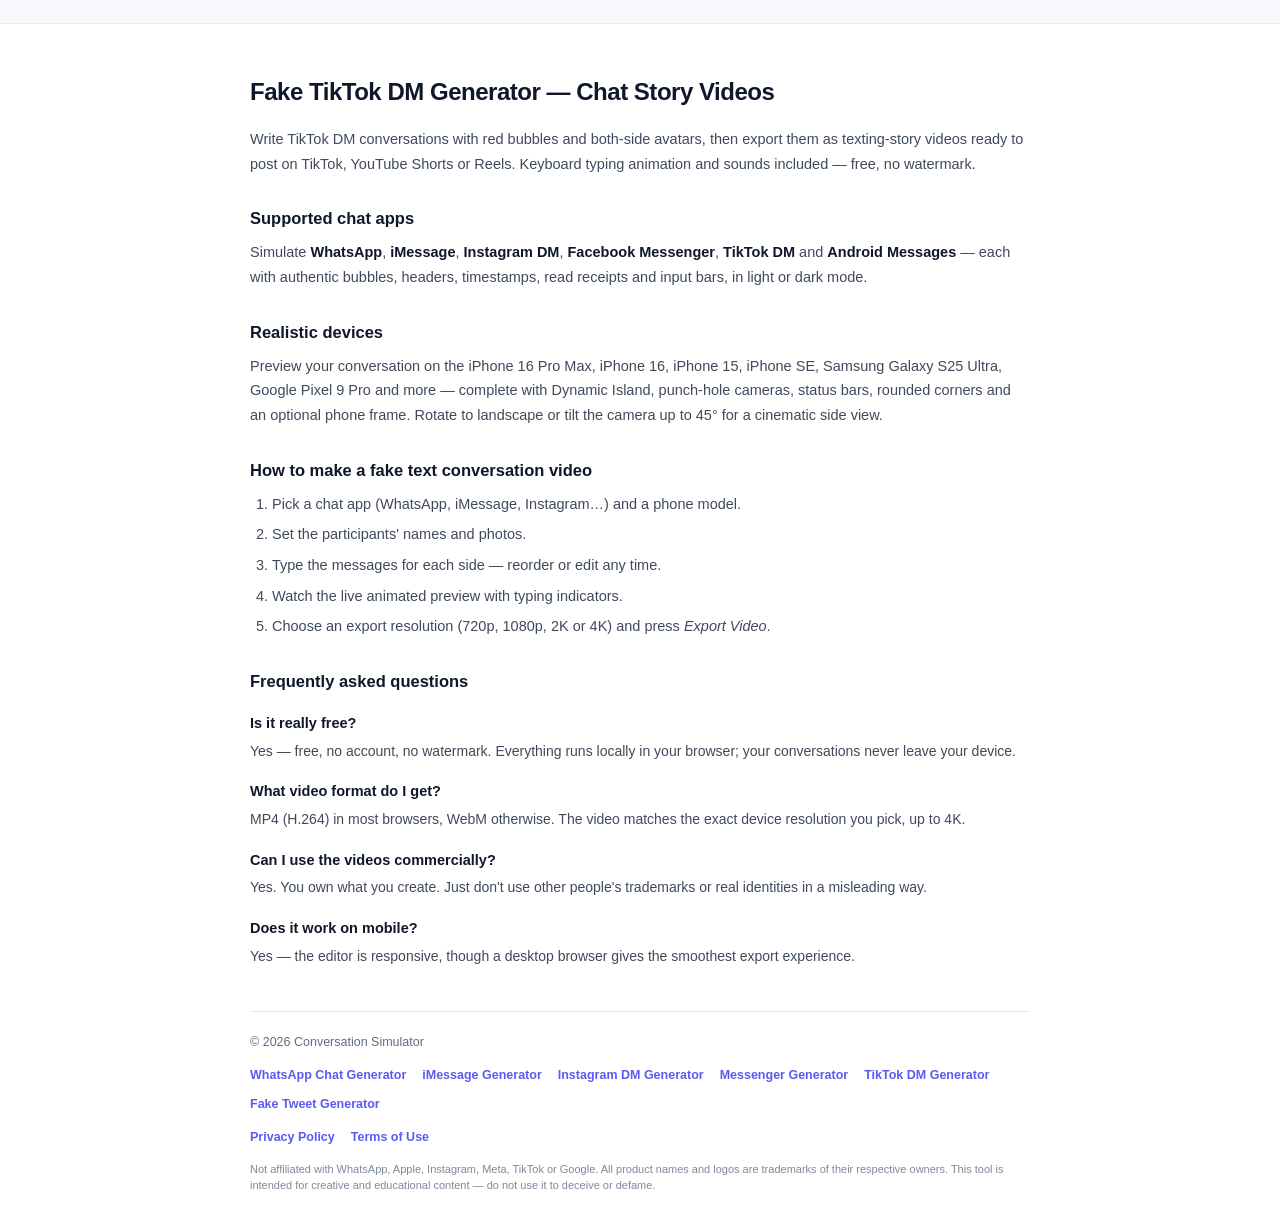
<file: tiktok-dm-generator.html>
<!DOCTYPE html>
<html lang="en">
<head>
<meta charset="UTF-8" />
<meta name="viewport" content="width=device-width, initial-scale=1.0" />
<title>Fake TikTok DM Generator — Chat Story Video Maker</title>
<meta name="description" content="Make fake TikTok direct message conversations and export them as texting-story videos for TikTok, Shorts and Reels. Up to 4K, free, no watermark." />
<meta name="keywords" content="fake chat generator, chat video maker, whatsapp chat generator, fake text message video, imessage generator, instagram dm generator, chat animation maker, fake conversation video, texting story video maker" />
<link rel="canonical" href="https://cohenido.github.io/chat-video-maker/tiktok-dm-generator.html" />
<link rel="icon" href="assets/favicon.svg" type="image/svg+xml" />

<meta property="og:type" content="website" />
<meta property="og:site_name" content="Conversation Simulator" />
<meta property="og:title" content="Fake TikTok DM Generator — Chat Story Video Maker" />
<meta property="og:description" content="Make fake TikTok direct message conversations and export them as texting-story videos for TikTok, Shorts and Reels. Up to 4K, free, no watermark." />
<meta property="og:url" content="https://cohenido.github.io/chat-video-maker/tiktok-dm-generator.html" />
<meta property="og:image" content="https://cohenido.github.io/chat-video-maker/assets/og-image.jpg" />
<meta name="twitter:card" content="summary_large_image" />
<meta name="twitter:title" content="Fake TikTok DM Generator — Chat Story Video Maker" />
<meta name="twitter:description" content="Animate fake WhatsApp, iMessage, Instagram DM, Messenger & TikTok chats and export as crisp HD–4K video. Free, no watermark." />
<meta name="twitter:image" content="https://cohenido.github.io/chat-video-maker/assets/og-image.jpg" />

<script type="application/ld+json">
{
  "@context": "https://schema.org",
  "@type": "WebApplication",
  "name": "Conversation Simulator — Fake Chat Video Maker",
  "url": "https://cohenido.github.io/chat-video-maker/",
  "applicationCategory": "MultimediaApplication",
  "operatingSystem": "Any (web browser)",
  "offers": { "@type": "Offer", "price": "0", "priceCurrency": "USD" },
  "description": "Create realistic fake chat conversations for WhatsApp, iMessage, Instagram DM, Messenger and TikTok, animate them with typing indicators, and export as HD, Full HD, 2K or 4K video with device frames for iPhone and Android.",
  "featureList": [
    "WhatsApp, iMessage, Instagram DM, Messenger, TikTok and Android Messages chat styles",
    "iPhone 16/15/SE, Samsung Galaxy S25, Google Pixel 9 device presets with Dynamic Island and punch-hole",
    "Typing indicator and message pop animations",
    "Custom participant names and photos",
    "Portrait, landscape and 3D side-view angle",
    "Export video in 720p, 1080p, 2K or 4K with no watermark"
  ]
}
</script>
<script type="application/ld+json">
{
  "@context": "https://schema.org",
  "@type": "FAQPage",
  "mainEntity": [
    {
      "@type": "Question",
      "name": "How do I make a fake WhatsApp chat video?",
      "acceptedAnswer": { "@type": "Answer", "text": "Choose WhatsApp as the chat app, pick a phone like the iPhone 16 Pro Max or Galaxy S25, type your messages for both participants, then press Export Video. The conversation animates with typing indicators and downloads as an MP4 video." }
    },
    {
      "@type": "Question",
      "name": "Is the exported video watermarked?",
      "acceptedAnswer": { "@type": "Answer", "text": "No. Exported videos have no watermark and match the exact device resolution you choose, up to 4K." }
    },
    {
      "@type": "Question",
      "name": "Which chat apps can I simulate?",
      "acceptedAnswer": { "@type": "Answer", "text": "WhatsApp, iMessage, Instagram DM, Facebook Messenger, TikTok DM and Android Messages — each with authentic bubbles, headers and input bars in light or dark mode." }
    },
    {
      "@type": "Question",
      "name": "Is it free? Do I need to sign up?",
      "acceptedAnswer": { "@type": "Answer", "text": "Yes, it is completely free and requires no account. Everything runs locally in your browser — your conversations are never uploaded to a server." }
    }
  ]
}
</script>

<link rel="stylesheet" href="css/style.css?v=10" />

<!-- Monetization: set your AdSense publisher ID here after approval, e.g. 'ca-pub-1234567890123456' -->
<script>window.PRESET_APP = 'tiktok';</script>
<script>window.ADSENSE_CLIENT = '';</script>
<script>
(function () {
  if (!window.ADSENSE_CLIENT) return;
  var s = document.createElement('script');
  s.async = true;
  s.src = 'https://pagead2.googlesyndication.com/pagead/js/adsbygoogle.js?client=' + window.ADSENSE_CLIENT;
  s.crossOrigin = 'anonymous';
  document.head.appendChild(s);
  window.addEventListener('load', function () {
    document.querySelectorAll('.ad-slot').forEach(function (slot) {
      slot.style.display = 'block';
      var ins = document.createElement('ins');
      ins.className = 'adsbygoogle';
      ins.style.display = 'block';
      ins.setAttribute('data-ad-client', window.ADSENSE_CLIENT);
      ins.setAttribute('data-ad-format', 'auto');
      ins.setAttribute('data-full-width-responsive', 'true');
      slot.appendChild(ins);
      (window.adsbygoogle = window.adsbygoogle || []).push({});
    });
  });
})();
</script>
</head>
<body>

<nav class="topnav">
  <a class="nav-brand" href="./"><span class="logo">💬</span> Conversation Simulator</a>
  <div class="nav-links">
    <a href="whatsapp-chat-generator.html">WhatsApp</a>
    <a href="imessage-generator.html">iMessage</a>
    <a href="instagram-dm-generator.html">Instagram</a>
    <a href="tiktok-dm-generator.html">TikTok</a>
    <a href="tweet-generator.html">Fake Tweet</a>
    <a href="#faq">FAQ</a>
  </div>
  <a class="btn-lg solid nav-cta" href="#studio" style="padding:9px 18px; font-size:13.5px;">Start creating</a>
</nav>

<header class="hero">
  <div class="hero-grid">
    <div class="hero-copy">
      <h1 id="hero-title">Fake TikTok DM Generator <span class="grad-text">— free</span></h1>
      <p class="hero-sub" id="hero-sub">Write TikTok DM conversations with red bubbles and both-side avatars, then export them as texting-story videos ready to post on TikTok, YouTube Shorts or Reels. Keyboard typing animation and sounds included — free, no watermark.</p>
      <div class="hero-ctas">
        <a class="btn-lg solid" href="#studio">Start creating — it's free →</a>
        <a class="btn-lg outline" href="#how">See how it works</a>
      </div>
      <div class="trust-chips">
        <span class="chip"><b>✓</b> 100% free</span>
        <span class="chip"><b>✓</b> No watermark</span>
        <span class="chip"><b>✓</b> No signup</span>
        <span class="chip"><b>✓</b> Private — runs in your browser</span>
      </div>
    </div>
    <div class="hero-demo">
      <canvas id="hero-demo-canvas" width="440" height="900" aria-label="Live demo of an animated WhatsApp conversation"></canvas>
      <span class="demo-caption">▲ Live demo — made with this tool</span>
    </div>
  </div>
</header>

<section class="studio-section" id="studio">
<div class="app">

  <aside class="sidebar">
    <header class="brand">
      <div class="logo">💬</div>
      <div>
        <h1>Conversation Simulator</h1>
        <p>Animate chats · export as video</p>
      </div>
    </header>

    <section class="panel">
      <h2>Chat app</h2>
      <div id="app-pills" class="app-pills"></div>
    </section>

    <section class="panel">
      <h2>Contact</h2>
      <div class="contact-editor">
        <label class="avatar-upload" id="contact-thumb" title="Upload their photo">
          <span class="avatar-upload-icon">🖼️<small>+</small></span>
          <input id="contact-photo" type="file" accept="image/*" hidden />
        </label>
        <div class="contact-fields">
          <input id="contact-name" type="text" placeholder="Contact name" />
          <input id="contact-status" type="text" placeholder="Status — e.g. online, Active now" />
        </div>
        <button id="contact-photo-clear" class="clear-photo" title="Remove photo" hidden>✕</button>
      </div>
      <div class="participant-row your-profile">
        <div id="my-thumb" class="avatar-thumb me" title="Your photo"></div>
        <input id="my-name" type="text" placeholder="Your name (shown in TikTok)" />
        <label class="photo-btn" title="Upload your photo">
          📷<input id="my-photo" type="file" accept="image/*" hidden />
        </label>
        <button id="my-photo-clear" class="clear-photo" title="Remove photo" hidden>✕</button>
      </div>
    </section>

    <section class="panel">
      <h2>Messages</h2>
      <div id="message-list" class="message-list"></div>
      <div class="add-buttons">
        <button id="add-them-btn" class="ghost">+ Contact message</button>
        <button id="add-me-btn" class="ghost">+ Your message</button>
      </div>
      <div class="anim-toggles">
        <label class="toggle-row">
          <span>Typing indicator</span>
          <input type="checkbox" id="typing-toggle" checked />
        </label>
        <label class="toggle-row">
          <span>Keyboard typing animation</span>
          <input type="checkbox" id="keyboard-toggle" checked />
        </label>
        <label class="toggle-row">
          <span>Sound effects</span>
          <input type="checkbox" id="sounds-toggle" checked />
        </label>
      </div>
    </section>

    <section class="panel">
      <h2>Device</h2>
      <label class="field">
        <span>Simulated device</span>
        <select id="device-select"></select>
      </label>
      <div id="custom-device-size" class="dual-input" hidden>
        <label class="field"><span>Width px</span><input id="custom-w" type="number" min="16" step="2" /></label>
        <label class="field"><span>Height px</span><input id="custom-h" type="number" min="16" step="2" /></label>
      </div>
      <div class="field">
        <span>Orientation</span>
        <div class="segmented">
          <button id="portrait-btn" class="active">Portrait</button>
          <button id="landscape-btn">Landscape</button>
        </div>
      </div>
      <div class="field">
        <span>Side view angle <b id="angle-label" class="angle-value">0°</b></span>
        <input id="angle-slider" type="range" min="-45" max="45" step="1" value="0" />
        <div class="angle-presets">
          <button id="angle-left" class="ghost small">↺ 45° left</button>
          <button id="angle-zero" class="ghost small">0°</button>
          <button id="angle-right" class="ghost small">45° right ↻</button>
        </div>
      </div>
      <label class="toggle-row">
        <span>Phone frame</span>
        <input type="checkbox" id="frame-toggle" checked />
      </label>
      <label class="toggle-row">
        <span>Dark mode chat</span>
        <input type="checkbox" id="dark-toggle" />
      </label>
      <label class="field">
        <span>Canvas background</span>
        <select id="bg-style">
          <option value="light">Light studio</option>
          <option value="dark">Dark studio</option>
          <option value="solid">Solid color</option>
        </select>
      </label>
      <label class="field" id="bg-color-row" hidden>
        <span>Background color</span>
        <input type="color" id="bg-color" value="#17191e" />
      </label>
    </section>

    <section class="panel">
      <h2>Export</h2>
      <label class="field">
        <span>Resolution</span>
        <select id="export-res-select"></select>
      </label>
      <div id="custom-export-size" class="dual-input" hidden>
        <label class="field"><span>Width px</span><input id="export-w" type="number" min="16" step="2" /></label>
        <label class="field"><span>Height px</span><input id="export-h" type="number" min="16" step="2" /></label>
      </div>
      <div class="dual-input">
        <label class="field">
          <span>Frame rate</span>
          <select id="fps-select">
            <option value="30">30 fps</option>
            <option value="60" selected>60 fps</option>
          </select>
        </label>
        <label class="field">
          <span>Speed</span>
          <select id="speed-select">
            <option value="0.5">0.5×</option>
            <option value="0.75">0.75×</option>
            <option value="1" selected>1×</option>
            <option value="1.5">1.5×</option>
            <option value="2">2×</option>
          </select>
        </label>
      </div>
      <button id="export-btn" class="primary">⬇ Export Video</button>
      <div class="dual-input">
        <button id="export-png-btn" class="ghost">📷 Export PNG</button>
        <button id="share-btn" class="ghost">🔗 Share link</button>
      </div>
      <div id="export-progress" class="progress" hidden>
        <div class="progress-track"><div id="progress-bar" class="progress-bar"></div></div>
        <div class="progress-row">
          <span id="progress-label">Recording…</span>
          <button id="cancel-export-btn" class="ghost small">Cancel</button>
        </div>
        <div class="progress-hint">Recording happens in real time — keep this tab visible for best results.</div>
      </div>
    </section>
  </aside>

  <main class="stage">
    <div class="stage-top">
      <span id="res-badge" class="badge"></span>
      <span id="export-badge" class="badge subtle"></span>
    </div>
    <div class="canvas-wrap">
      <canvas id="preview-canvas"></canvas>
    </div>
    <div class="transport">
      <button id="restart-btn" title="Restart">⏮</button>
      <button id="play-btn" title="Pause">⏸</button>
      <input id="scrubber" type="range" min="0" max="1000" value="0" />
      <span id="time-label" class="time">0.0s</span>
    </div>
  </main>

</div>
</section>

<section class="section" id="features">
  <div class="section-inner">
    <h2 class="section-title">Everything you need to fake it beautifully</h2>
    <p class="section-sub">Every pixel — bubbles, status bars, keyboards, sounds — matches the real apps, so your videos look authentic.</p>
    <div class="features-grid">
      <div class="feature-card">
        <div class="f-icon">💬</div>
        <h3>6 chat apps</h3>
        <p>WhatsApp, iMessage, Instagram DM, Messenger, TikTok DM and Android Messages — authentic bubbles, headers, ticks and input bars, in light or dark mode.</p>
      </div>
      <div class="feature-card">
        <div class="f-icon">📱</div>
        <h3>Real devices</h3>
        <p>iPhone 16 Pro Max to iPhone SE, Galaxy S25 Ultra, Pixel 9 Pro — with Dynamic Island, punch-holes, frames, landscape and a cinematic 3D side view.</p>
      </div>
      <div class="feature-card">
        <div class="f-icon">⌨️</div>
        <h3>Keyboard typing + sounds</h3>
        <p>Messages type out key-by-key on an on-screen keyboard with per-app send &amp; receive sounds — baked right into the exported video.</p>
      </div>
      <div class="feature-card">
        <div class="f-icon">🎬</div>
        <h3>4K video export</h3>
        <p>MP4 export at 720p, 1080p, 2K or 4K — pixel-perfect at the exact device resolution, with audio. No watermark, ever.</p>
      </div>
      <div class="feature-card">
        <div class="f-icon">🐦</div>
        <h3>Animated fake tweets</h3>
        <p>The only fake tweet generator with animated video export — counters roll up and the like heart bursts. <a href="tweet-generator.html">Try it →</a></p>
      </div>
      <div class="feature-card">
        <div class="f-icon">🔗</div>
        <h3>PNG &amp; share links</h3>
        <p>Export still screenshots, or share your whole conversation as a link that anyone can open and edit — no account needed.</p>
      </div>
    </div>
  </div>
</section>

<section class="section" id="how" style="padding-top:0;">
  <div class="section-inner">
    <h2 class="section-title">From idea to video in under a minute</h2>
    <div class="steps">
      <div class="step">
        <h3>Pick app &amp; phone</h3>
        <p>Choose WhatsApp, iMessage, Instagram and more — then a device like the iPhone 16 Pro Max or Galaxy S25 Ultra.</p>
      </div>
      <div class="step">
        <h3>Write the conversation</h3>
        <p>Type messages for both sides, set names and photos, reorder freely. The preview animates instantly.</p>
      </div>
      <div class="step">
        <h3>Export &amp; post</h3>
        <p>Download an MP4 with typing animation and sounds — or a PNG screenshot — and post it anywhere.</p>
      </div>
    </div>
  </div>
</section>

<section class="section" id="generators" style="padding-top:0;">
  <div class="section-inner">
    <h2 class="section-title">One tool, every platform</h2>
    <div class="gen-cards">
      <a class="gen-card" href="whatsapp-chat-generator.html"><span class="g-icon">🟢</span><span>WhatsApp Chat<small>Video &amp; screenshot generator</small></span></a>
      <a class="gen-card" href="imessage-generator.html"><span class="g-icon">🔵</span><span>iMessage<small>iPhone text video maker</small></span></a>
      <a class="gen-card" href="instagram-dm-generator.html"><span class="g-icon">🟣</span><span>Instagram DM<small>Direct message generator</small></span></a>
      <a class="gen-card" href="messenger-chat-generator.html"><span class="g-icon">💠</span><span>Messenger<small>Facebook chat generator</small></span></a>
      <a class="gen-card" href="tiktok-dm-generator.html"><span class="g-icon">⬛</span><span>TikTok DM<small>Chat story video maker</small></span></a>
      <a class="gen-card" href="tweet-generator.html"><span class="g-icon">🐦</span><span>Fake Tweet<small>Animated tweet videos</small></span></a>
    </div>
  </div>
</section>

<!-- SEO / content section (also required for ad-network approval) -->
<section class="content-section" id="faq">
  <div class="content-inner">
    <div class="ad-slot" style="display:none"></div>

    <h2>Fake TikTok DM Generator — Chat Story Videos</h2>
    <p>Write TikTok DM conversations with red bubbles and both-side avatars, then export them as texting-story videos ready to post on TikTok, YouTube Shorts or Reels. Keyboard typing animation and sounds included — free, no watermark.</p>

    <h3>Supported chat apps</h3>
    <p>
      Simulate <strong>WhatsApp</strong>, <strong>iMessage</strong>, <strong>Instagram DM</strong>,
      <strong>Facebook Messenger</strong>, <strong>TikTok DM</strong> and <strong>Android Messages</strong> —
      each with authentic bubbles, headers, timestamps, read receipts and input bars, in light or dark mode.
    </p>

    <h3>Realistic devices</h3>
    <p>
      Preview your conversation on the iPhone 16 Pro Max, iPhone 16, iPhone 15, iPhone SE,
      Samsung Galaxy S25 Ultra, Google Pixel 9 Pro and more — complete with Dynamic Island,
      punch-hole cameras, status bars, rounded corners and an optional phone frame. Rotate to
      landscape or tilt the camera up to 45° for a cinematic side view.
    </p>

    <h3>How to make a fake text conversation video</h3>
    <ol>
      <li>Pick a chat app (WhatsApp, iMessage, Instagram…) and a phone model.</li>
      <li>Set the participants' names and photos.</li>
      <li>Type the messages for each side — reorder or edit any time.</li>
      <li>Watch the live animated preview with typing indicators.</li>
      <li>Choose an export resolution (720p, 1080p, 2K or 4K) and press <em>Export Video</em>.</li>
    </ol>

    <h3>Frequently asked questions</h3>
    <dl class="faq">
      <dt>Is it really free?</dt>
      <dd>Yes — free, no account, no watermark. Everything runs locally in your browser; your conversations never leave your device.</dd>
      <dt>What video format do I get?</dt>
      <dd>MP4 (H.264) in most browsers, WebM otherwise. The video matches the exact device resolution you pick, up to 4K.</dd>
      <dt>Can I use the videos commercially?</dt>
      <dd>Yes. You own what you create. Just don't use other people's trademarks or real identities in a misleading way.</dd>
      <dt>Does it work on mobile?</dt>
      <dd>Yes — the editor is responsive, though a desktop browser gives the smoothest export experience.</dd>
    </dl>

    <div class="ad-slot" style="display:none"></div>

    <footer class="site-footer">
      <span>© 2026 Conversation Simulator</span>
      <nav class="generator-links">
        <a href="whatsapp-chat-generator.html">WhatsApp Chat Generator</a>
        <a href="imessage-generator.html">iMessage Generator</a>
        <a href="instagram-dm-generator.html">Instagram DM Generator</a>
        <a href="messenger-chat-generator.html">Messenger Generator</a>
        <a href="tiktok-dm-generator.html">TikTok DM Generator</a>
        <a href="tweet-generator.html">Fake Tweet Generator</a>
      </nav>
      <nav>
        <a href="privacy.html">Privacy Policy</a>
        <a href="terms.html">Terms of Use</a>
      </nav>
      <span class="disclaimer">
        Not affiliated with WhatsApp, Apple, Instagram, Meta, TikTok or Google.
        All product names and logos are trademarks of their respective owners.
        This tool is intended for creative and educational content — do not use it to deceive or defame.
      </span>
    </footer>
  </div>
</section>

<div id="toast" class="toast"></div>

<script src="js/devices.js?v=10"></script>
<script src="js/sounds.js?v=10"></script>
<script src="js/renderer.js?v=10"></script>
<script src="js/export.js?v=10"></script>
<script src="js/app.js?v=10"></script>
</body>
</html>
</file>
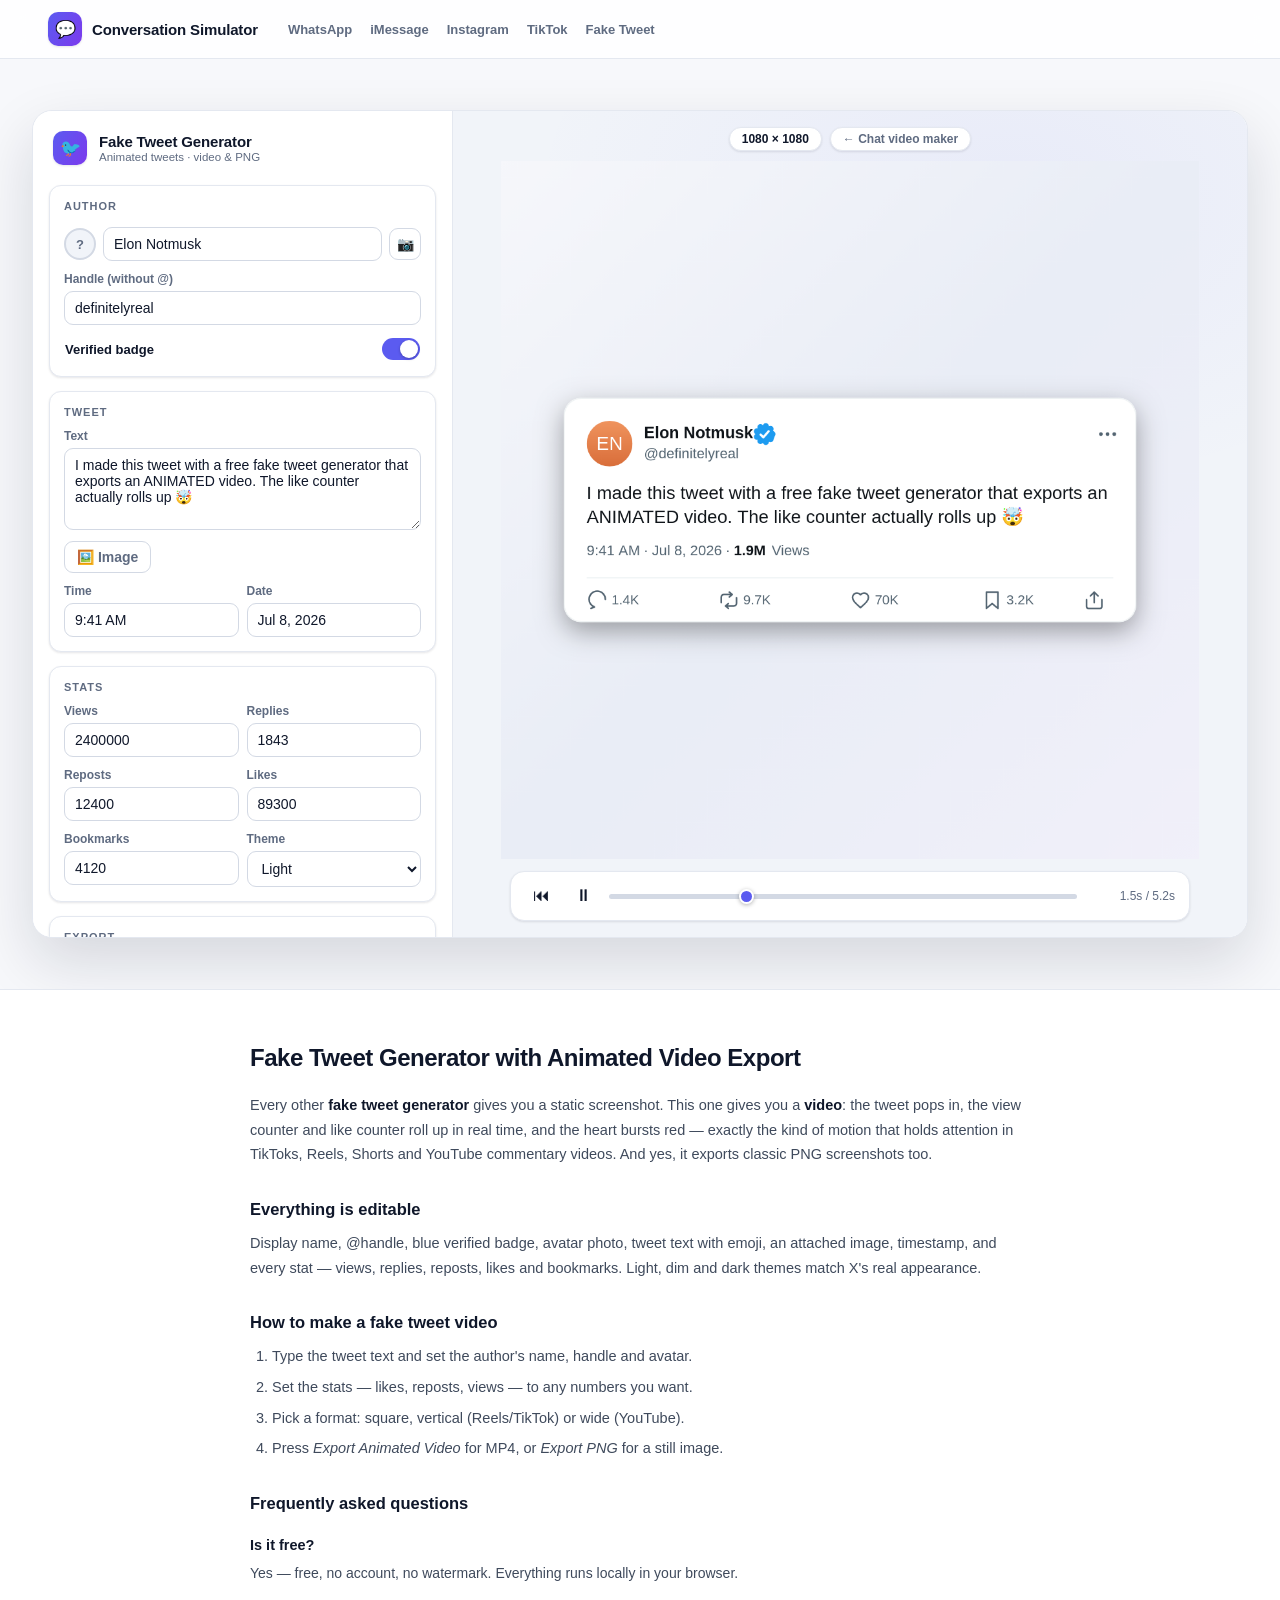
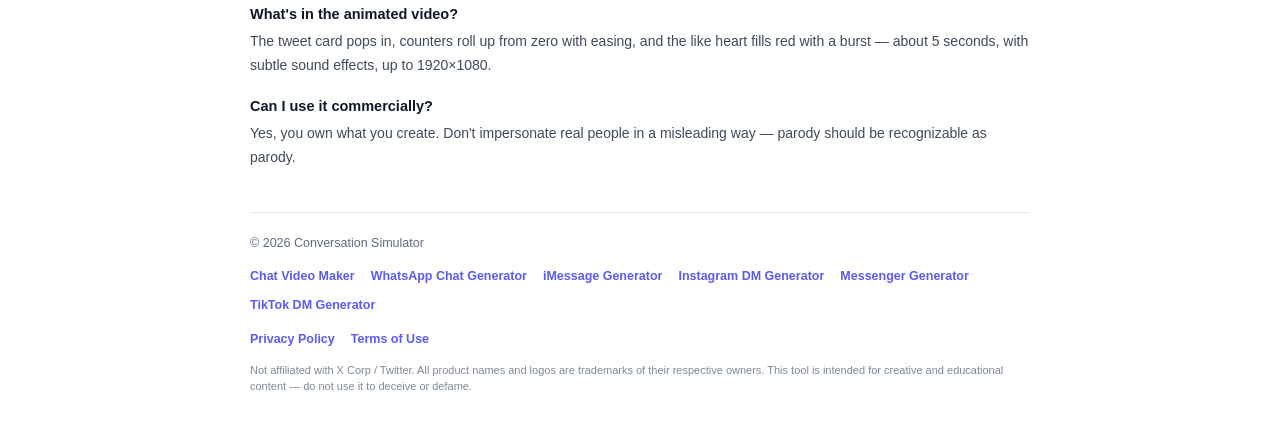
<file: tweet-generator.html>
<!DOCTYPE html>
<html lang="en">
<head>
<meta charset="UTF-8" />
<meta name="viewport" content="width=device-width, initial-scale=1.0" />
<title>Fake Tweet Generator — Animated Video & Screenshot Maker</title>
<meta name="description" content="Create a realistic fake tweet and export it as an ANIMATED video — watch the like counter roll up with a heart burst — or as a PNG screenshot. Free, no watermark, no signup." />
<meta name="keywords" content="fake tweet generator, fake tweet maker, tweet screenshot generator, fake twitter post, fake x post generator, animated tweet video" />
<link rel="canonical" href="https://cohenido.github.io/chat-video-maker/tweet-generator.html" />
<link rel="icon" href="assets/favicon.svg" type="image/svg+xml" />

<meta property="og:type" content="website" />
<meta property="og:site_name" content="Conversation Simulator" />
<meta property="og:title" content="Fake Tweet Generator — Animated Video & Screenshot Maker" />
<meta property="og:description" content="The only fake tweet generator that exports an animated video — likes roll up, the heart bursts. Also exports PNG screenshots. Free, no watermark." />
<meta property="og:url" content="https://cohenido.github.io/chat-video-maker/tweet-generator.html" />
<meta property="og:image" content="https://cohenido.github.io/chat-video-maker/assets/og-image.jpg" />
<meta name="twitter:card" content="summary_large_image" />
<meta name="twitter:title" content="Fake Tweet Generator — Animated Video Maker" />
<meta name="twitter:description" content="Create fake tweets and export them as animated videos with rolling like counters. Free, no watermark." />
<meta name="twitter:image" content="https://cohenido.github.io/chat-video-maker/assets/og-image.jpg" />

<script type="application/ld+json">
{
  "@context": "https://schema.org",
  "@type": "WebApplication",
  "name": "Fake Tweet Generator — Animated Video Maker",
  "url": "https://cohenido.github.io/chat-video-maker/tweet-generator.html",
  "applicationCategory": "MultimediaApplication",
  "operatingSystem": "Any (web browser)",
  "offers": { "@type": "Offer", "price": "0", "priceCurrency": "USD" },
  "description": "Create realistic fake tweets with custom names, verified badges, images and stats — then export an animated video where the like counter rolls up, or a PNG screenshot. Free and watermark-free."
}
</script>
<script type="application/ld+json">
{
  "@context": "https://schema.org",
  "@type": "FAQPage",
  "mainEntity": [
    {
      "@type": "Question",
      "name": "How is this different from other fake tweet generators?",
      "acceptedAnswer": { "@type": "Answer", "text": "Other tools export a static image. This one also exports an animated MP4 video: the tweet pops in, the view and like counters roll up, and the heart bursts red — ready to drop into TikToks, Reels and YouTube videos." }
    },
    {
      "@type": "Question",
      "name": "Can I add a verified badge and a photo?",
      "acceptedAnswer": { "@type": "Answer", "text": "Yes — toggle the blue verified badge, upload any avatar, and attach an image to the tweet. You can also set the views, replies, reposts, likes and bookmarks to any number." }
    },
    {
      "@type": "Question",
      "name": "Is it free and watermark-free?",
      "acceptedAnswer": { "@type": "Answer", "text": "Yes. No account, no watermark. Everything runs locally in your browser — nothing is uploaded to a server." }
    }
  ]
}
</script>

<link rel="stylesheet" href="css/style.css?v=10" />

<script>window.ADSENSE_CLIENT = '';</script>
<script>
(function () {
  if (!window.ADSENSE_CLIENT) return;
  var s = document.createElement('script');
  s.async = true;
  s.src = 'https://pagead2.googlesyndication.com/pagead/js/adsbygoogle.js?client=' + window.ADSENSE_CLIENT;
  s.crossOrigin = 'anonymous';
  document.head.appendChild(s);
  window.addEventListener('load', function () {
    document.querySelectorAll('.ad-slot').forEach(function (slot) {
      slot.style.display = 'block';
      var ins = document.createElement('ins');
      ins.className = 'adsbygoogle';
      ins.style.display = 'block';
      ins.setAttribute('data-ad-client', window.ADSENSE_CLIENT);
      ins.setAttribute('data-ad-format', 'auto');
      ins.setAttribute('data-full-width-responsive', 'true');
      slot.appendChild(ins);
      (window.adsbygoogle = window.adsbygoogle || []).push({});
    });
  });
})();
</script>
</head>
<body>

<nav class="topnav">
  <a class="nav-brand" href="./"><span class="logo">💬</span> Conversation Simulator</a>
  <div class="nav-links">
    <a href="whatsapp-chat-generator.html">WhatsApp</a>
    <a href="imessage-generator.html">iMessage</a>
    <a href="instagram-dm-generator.html">Instagram</a>
    <a href="tiktok-dm-generator.html">TikTok</a>
    <a href="tweet-generator.html">Fake Tweet</a>
  </div>
</nav>

<section class="studio-section">
<div class="app">

  <aside class="sidebar">
    <header class="brand">
      <div class="logo">🐦</div>
      <div>
        <h1>Fake Tweet Generator</h1>
        <p>Animated tweets · video &amp; PNG</p>
      </div>
    </header>

    <section class="panel">
      <h2>Author</h2>
      <div class="participant-row">
        <div id="t-avatar-thumb" class="avatar-thumb them" title="Avatar"></div>
        <input id="t-name" type="text" placeholder="Display name" />
        <label class="photo-btn" title="Upload avatar">
          📷<input id="t-avatar-file" type="file" accept="image/*" hidden />
        </label>
        <button id="t-avatar-clear" class="clear-photo" title="Remove" hidden>✕</button>
      </div>
      <label class="field">
        <span>Handle (without @)</span>
        <input id="t-handle" type="text" placeholder="username" />
      </label>
      <label class="toggle-row">
        <span>Verified badge</span>
        <input type="checkbox" id="t-verified" checked />
      </label>
    </section>

    <section class="panel">
      <h2>Tweet</h2>
      <label class="field">
        <span>Text</span>
        <textarea id="t-text" rows="4"></textarea>
      </label>
      <div class="dual-input">
        <label class="field" style="flex-direction:row; align-items:center; gap:8px;">
          <label class="photo-btn" title="Attach image" style="width:auto; padding:0 12px;">
            🖼️ Image<input id="t-image-file" type="file" accept="image/*" hidden />
          </label>
          <button id="t-image-clear" class="clear-photo" title="Remove image" hidden>✕</button>
        </label>
      </div>
      <div class="dual-input">
        <label class="field"><span>Time</span><input id="t-time" type="text" /></label>
        <label class="field"><span>Date</span><input id="t-date" type="text" /></label>
      </div>
    </section>

    <section class="panel">
      <h2>Stats</h2>
      <div class="dual-input">
        <label class="field"><span>Views</span><input id="t-views" type="text" inputmode="numeric" /></label>
        <label class="field"><span>Replies</span><input id="t-replies" type="text" inputmode="numeric" /></label>
      </div>
      <div class="dual-input">
        <label class="field"><span>Reposts</span><input id="t-reposts" type="text" inputmode="numeric" /></label>
        <label class="field"><span>Likes</span><input id="t-likes" type="text" inputmode="numeric" /></label>
      </div>
      <div class="dual-input">
        <label class="field"><span>Bookmarks</span><input id="t-bookmarks" type="text" inputmode="numeric" /></label>
        <label class="field"><span>Theme</span>
          <select id="t-theme">
            <option value="light">Light</option>
            <option value="dim">Dim</option>
            <option value="dark">Dark</option>
          </select>
        </label>
      </div>
    </section>

    <section class="panel">
      <h2>Export</h2>
      <label class="field">
        <span>Format</span>
        <select id="t-format">
          <option value="square">Square 1080×1080</option>
          <option value="vertical">Vertical 1080×1920 (Reels/TikTok)</option>
          <option value="wide">Wide 1920×1080 (YouTube)</option>
        </select>
      </label>
      <label class="field">
        <span>Background</span>
        <select id="t-bg-style">
          <option value="light">Light studio</option>
          <option value="dark">Dark studio</option>
          <option value="solid">Solid color</option>
        </select>
      </label>
      <label class="field" id="t-bg-color-row" hidden>
        <span>Background color</span>
        <input type="color" id="t-bg-color" value="#17191e" />
      </label>
      <label class="toggle-row">
        <span>Animate counters</span>
        <input type="checkbox" id="t-animate" checked />
      </label>
      <label class="toggle-row">
        <span>Sound effects</span>
        <input type="checkbox" id="t-sounds" checked />
      </label>
      <button id="t-export-video" class="primary">⬇ Export Animated Video</button>
      <div class="dual-input">
        <button id="t-export-png" class="ghost">📷 Export PNG</button>
        <button id="t-share" class="ghost">🔗 Share link</button>
      </div>
      <div id="t-export-progress" class="progress" hidden>
        <div class="progress-track"><div id="t-progress-bar" class="progress-bar"></div></div>
        <div class="progress-row">
          <span>Recording…</span>
          <button id="t-cancel-export" class="ghost small">Cancel</button>
        </div>
        <div class="progress-hint">Recording happens in real time — keep this tab visible for best results.</div>
      </div>
    </section>
  </aside>

  <main class="stage">
    <div class="stage-top">
      <span id="t-res-badge" class="badge"></span>
      <a href="./" class="badge subtle" style="text-decoration:none">← Chat video maker</a>
    </div>
    <div class="canvas-wrap">
      <canvas id="tweet-canvas"></canvas>
    </div>
    <div class="transport">
      <button id="t-restart-btn" title="Restart">⏮</button>
      <button id="t-play-btn" title="Pause">⏸</button>
      <input id="t-scrubber" type="range" min="0" max="1000" value="0" />
      <span id="t-time-label" class="time">0.0s</span>
    </div>
  </main>

</div>
</section>

<section class="content-section">
  <div class="content-inner">
    <div class="ad-slot" style="display:none"></div>

    <h2>Fake Tweet Generator with Animated Video Export</h2>
    <p>
      Every other <strong>fake tweet generator</strong> gives you a static screenshot. This one
      gives you a <strong>video</strong>: the tweet pops in, the view counter and like counter
      roll up in real time, and the heart bursts red — exactly the kind of motion that holds
      attention in TikToks, Reels, Shorts and YouTube commentary videos. And yes, it exports
      classic PNG screenshots too.
    </p>

    <h3>Everything is editable</h3>
    <p>
      Display name, @handle, blue verified badge, avatar photo, tweet text with emoji, an
      attached image, timestamp, and every stat — views, replies, reposts, likes and bookmarks.
      Light, dim and dark themes match X's real appearance.
    </p>

    <h3>How to make a fake tweet video</h3>
    <ol>
      <li>Type the tweet text and set the author's name, handle and avatar.</li>
      <li>Set the stats — likes, reposts, views — to any numbers you want.</li>
      <li>Pick a format: square, vertical (Reels/TikTok) or wide (YouTube).</li>
      <li>Press <em>Export Animated Video</em> for MP4, or <em>Export PNG</em> for a still image.</li>
    </ol>

    <h3>Frequently asked questions</h3>
    <dl class="faq">
      <dt>Is it free?</dt>
      <dd>Yes — free, no account, no watermark. Everything runs locally in your browser.</dd>
      <dt>What's in the animated video?</dt>
      <dd>The tweet card pops in, counters roll up from zero with easing, and the like heart fills red with a burst — about 5 seconds, with subtle sound effects, up to 1920×1080.</dd>
      <dt>Can I use it commercially?</dt>
      <dd>Yes, you own what you create. Don't impersonate real people in a misleading way — parody should be recognizable as parody.</dd>
    </dl>

    <div class="ad-slot" style="display:none"></div>

    <footer class="site-footer">
      <span>© 2026 Conversation Simulator</span>
      <nav class="generator-links">
        <a href="./">Chat Video Maker</a>
        <a href="whatsapp-chat-generator.html">WhatsApp Chat Generator</a>
        <a href="imessage-generator.html">iMessage Generator</a>
        <a href="instagram-dm-generator.html">Instagram DM Generator</a>
        <a href="messenger-chat-generator.html">Messenger Generator</a>
        <a href="tiktok-dm-generator.html">TikTok DM Generator</a>
      </nav>
      <nav>
        <a href="privacy.html">Privacy Policy</a>
        <a href="terms.html">Terms of Use</a>
      </nav>
      <span class="disclaimer">
        Not affiliated with X Corp / Twitter. All product names and logos are trademarks of
        their respective owners. This tool is intended for creative and educational content —
        do not use it to deceive or defame.
      </span>
    </footer>
  </div>
</section>

<div id="t-toast" class="toast"></div>

<script src="js/sounds.js?v=10"></script>
<script src="js/devices.js?v=10"></script>
<script src="js/renderer.js?v=10"></script>
<script src="js/export.js?v=10"></script>
<script src="js/tweet.js?v=10"></script>
</body>
</html>
</file>
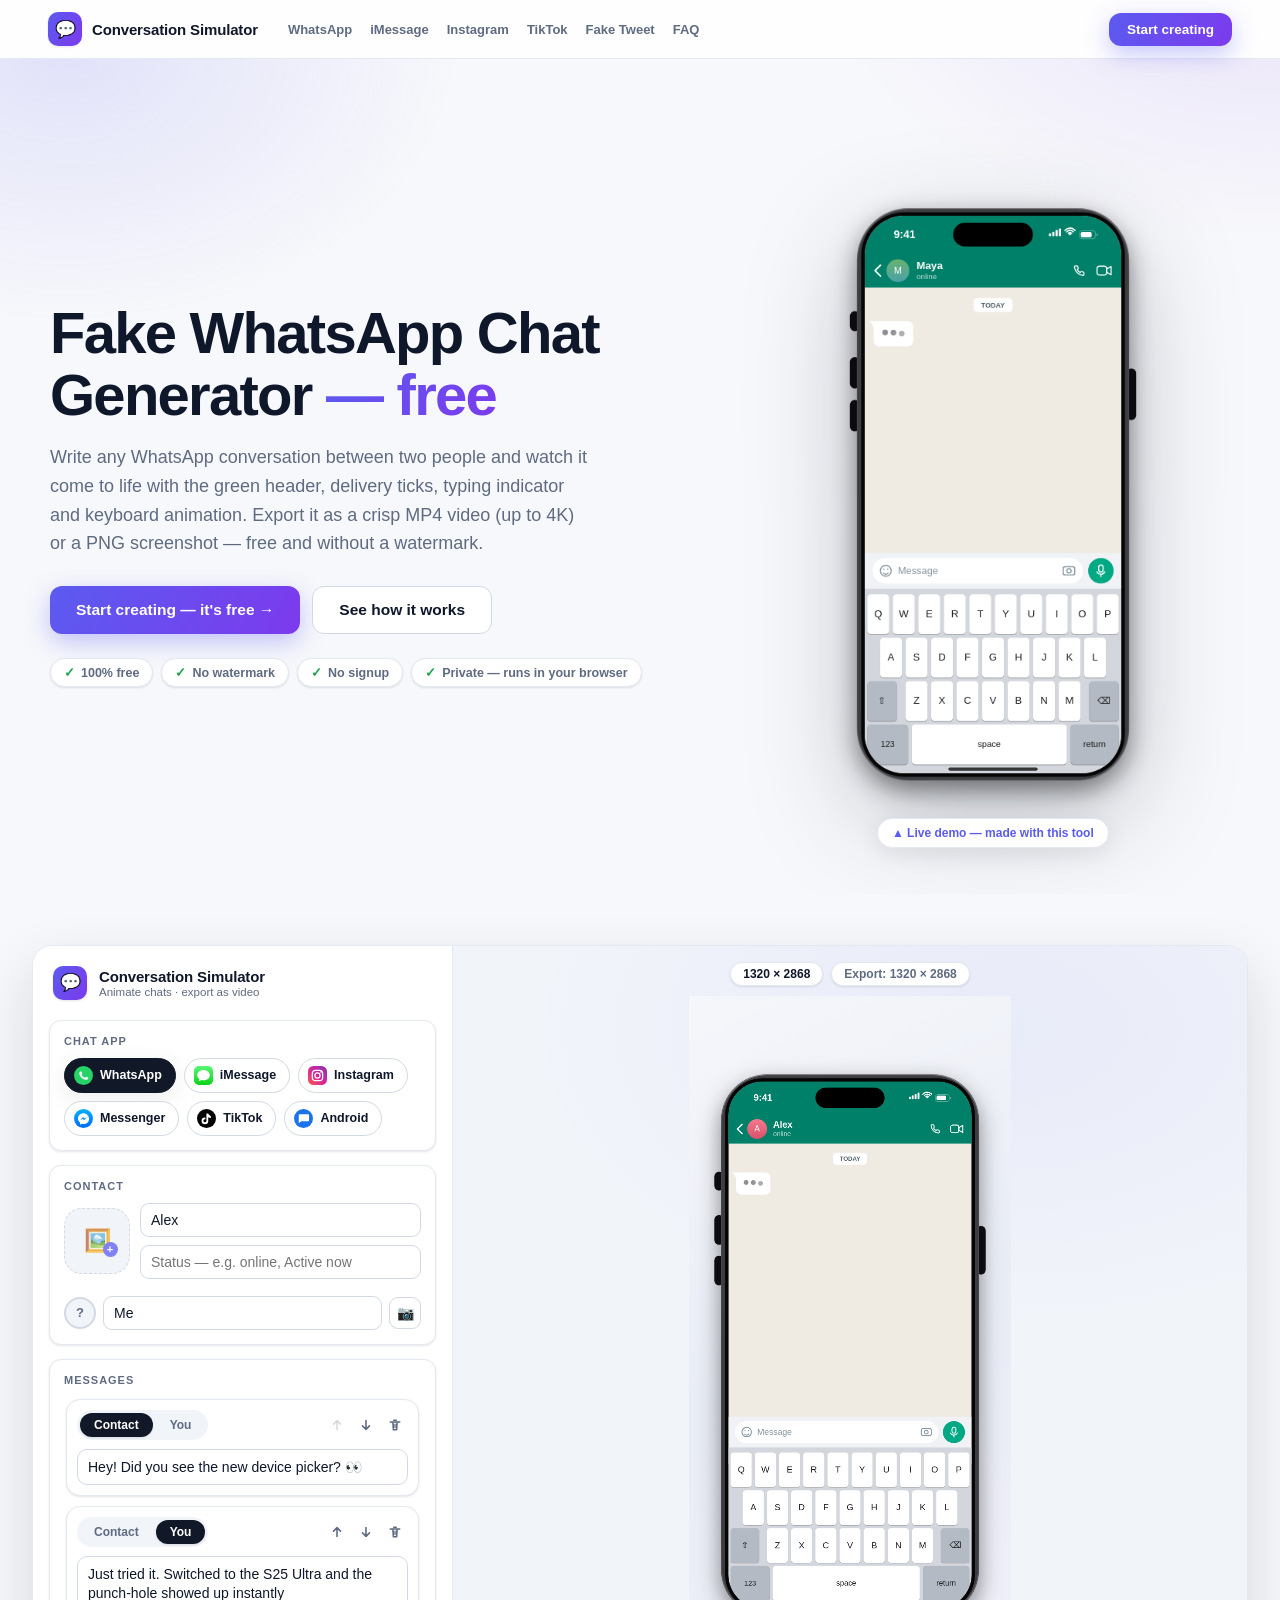
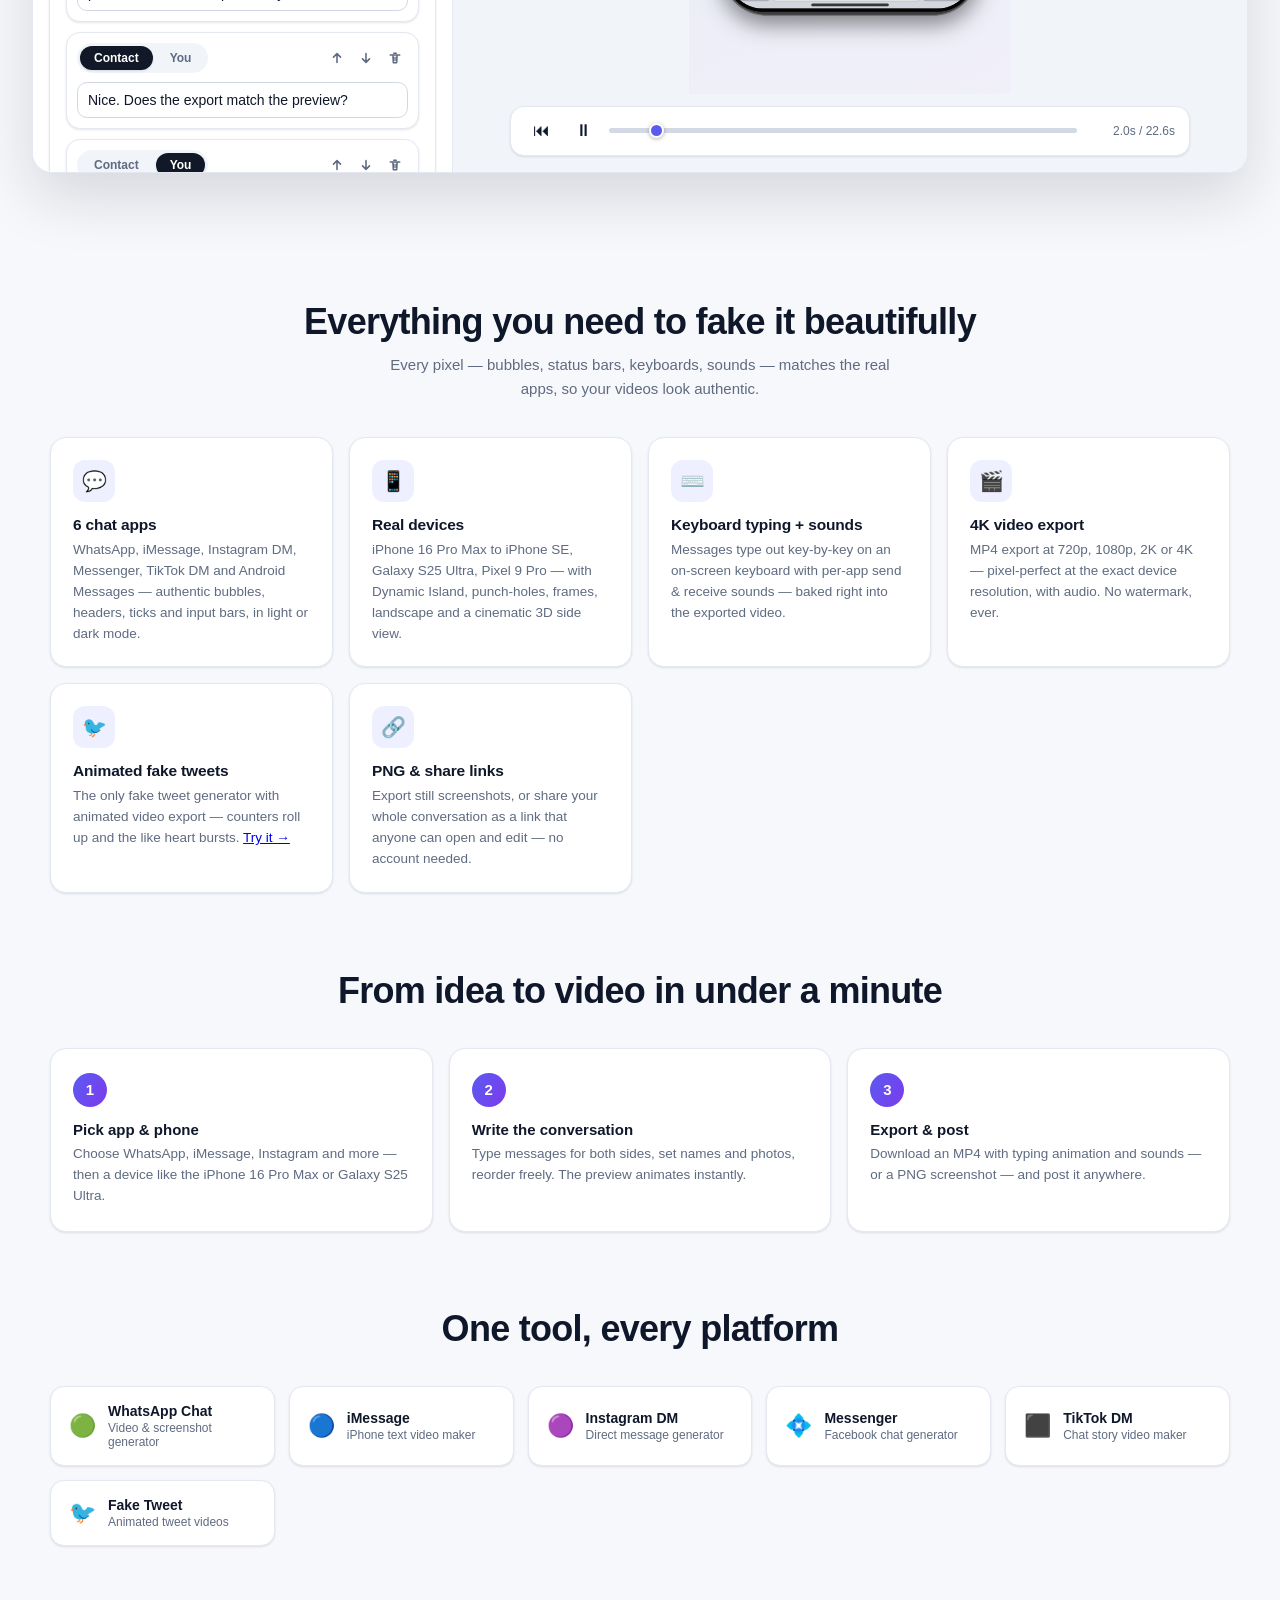
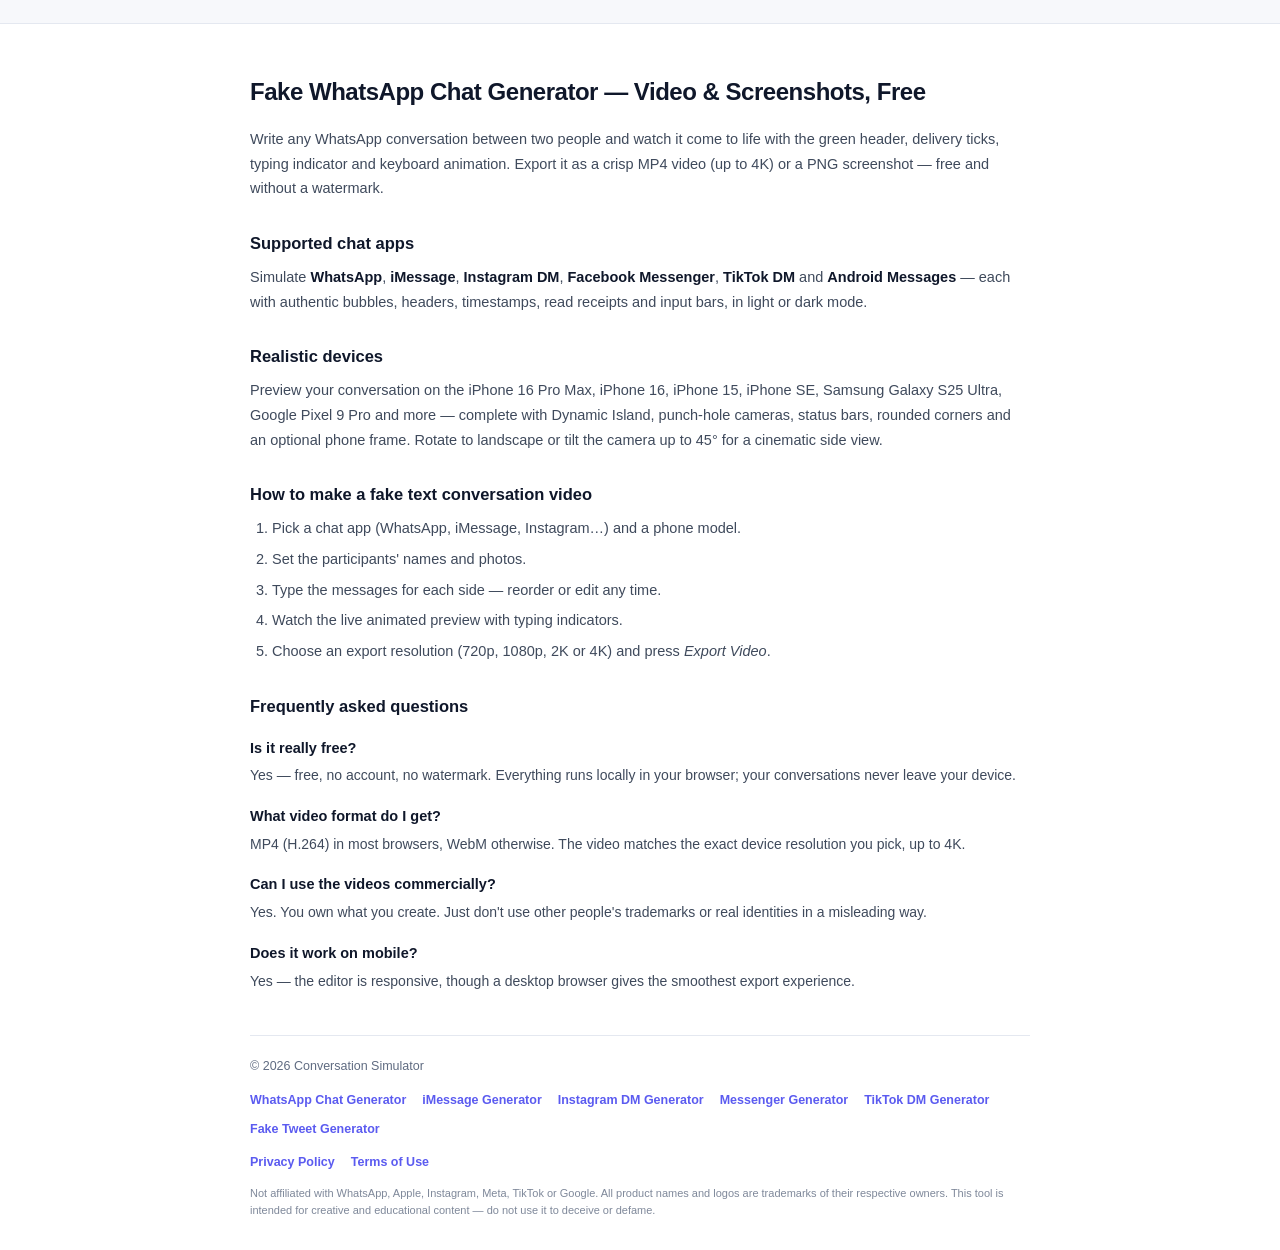
<file: whatsapp-chat-generator.html>
<!DOCTYPE html>
<html lang="en">
<head>
<meta charset="UTF-8" />
<meta name="viewport" content="width=device-width, initial-scale=1.0" />
<title>Fake WhatsApp Chat Generator — Animated Video & Screenshot Maker</title>
<meta name="description" content="Create a fake WhatsApp conversation with realistic bubbles, ticks and typing animation. Export as HD-4K video or PNG screenshot. Free, no watermark, no signup." />
<meta name="keywords" content="fake chat generator, chat video maker, whatsapp chat generator, fake text message video, imessage generator, instagram dm generator, chat animation maker, fake conversation video, texting story video maker" />
<link rel="canonical" href="https://cohenido.github.io/chat-video-maker/whatsapp-chat-generator.html" />
<link rel="icon" href="assets/favicon.svg" type="image/svg+xml" />

<meta property="og:type" content="website" />
<meta property="og:site_name" content="Conversation Simulator" />
<meta property="og:title" content="Fake WhatsApp Chat Generator — Animated Video & Screenshot Maker" />
<meta property="og:description" content="Create a fake WhatsApp conversation with realistic bubbles, ticks and typing animation. Export as HD-4K video or PNG screenshot. Free, no watermark, no signup." />
<meta property="og:url" content="https://cohenido.github.io/chat-video-maker/whatsapp-chat-generator.html" />
<meta property="og:image" content="https://cohenido.github.io/chat-video-maker/assets/og-image.jpg" />
<meta name="twitter:card" content="summary_large_image" />
<meta name="twitter:title" content="Fake WhatsApp Chat Generator — Animated Video & Screenshot Maker" />
<meta name="twitter:description" content="Animate fake WhatsApp, iMessage, Instagram DM, Messenger & TikTok chats and export as crisp HD–4K video. Free, no watermark." />
<meta name="twitter:image" content="https://cohenido.github.io/chat-video-maker/assets/og-image.jpg" />

<script type="application/ld+json">
{
  "@context": "https://schema.org",
  "@type": "WebApplication",
  "name": "Conversation Simulator — Fake Chat Video Maker",
  "url": "https://cohenido.github.io/chat-video-maker/",
  "applicationCategory": "MultimediaApplication",
  "operatingSystem": "Any (web browser)",
  "offers": { "@type": "Offer", "price": "0", "priceCurrency": "USD" },
  "description": "Create realistic fake chat conversations for WhatsApp, iMessage, Instagram DM, Messenger and TikTok, animate them with typing indicators, and export as HD, Full HD, 2K or 4K video with device frames for iPhone and Android.",
  "featureList": [
    "WhatsApp, iMessage, Instagram DM, Messenger, TikTok and Android Messages chat styles",
    "iPhone 16/15/SE, Samsung Galaxy S25, Google Pixel 9 device presets with Dynamic Island and punch-hole",
    "Typing indicator and message pop animations",
    "Custom participant names and photos",
    "Portrait, landscape and 3D side-view angle",
    "Export video in 720p, 1080p, 2K or 4K with no watermark"
  ]
}
</script>
<script type="application/ld+json">
{
  "@context": "https://schema.org",
  "@type": "FAQPage",
  "mainEntity": [
    {
      "@type": "Question",
      "name": "How do I make a fake WhatsApp chat video?",
      "acceptedAnswer": { "@type": "Answer", "text": "Choose WhatsApp as the chat app, pick a phone like the iPhone 16 Pro Max or Galaxy S25, type your messages for both participants, then press Export Video. The conversation animates with typing indicators and downloads as an MP4 video." }
    },
    {
      "@type": "Question",
      "name": "Is the exported video watermarked?",
      "acceptedAnswer": { "@type": "Answer", "text": "No. Exported videos have no watermark and match the exact device resolution you choose, up to 4K." }
    },
    {
      "@type": "Question",
      "name": "Which chat apps can I simulate?",
      "acceptedAnswer": { "@type": "Answer", "text": "WhatsApp, iMessage, Instagram DM, Facebook Messenger, TikTok DM and Android Messages — each with authentic bubbles, headers and input bars in light or dark mode." }
    },
    {
      "@type": "Question",
      "name": "Is it free? Do I need to sign up?",
      "acceptedAnswer": { "@type": "Answer", "text": "Yes, it is completely free and requires no account. Everything runs locally in your browser — your conversations are never uploaded to a server." }
    }
  ]
}
</script>

<link rel="stylesheet" href="css/style.css?v=10" />

<!-- Monetization: set your AdSense publisher ID here after approval, e.g. 'ca-pub-1234567890123456' -->
<script>window.PRESET_APP = 'whatsapp';</script>
<script>window.ADSENSE_CLIENT = '';</script>
<script>
(function () {
  if (!window.ADSENSE_CLIENT) return;
  var s = document.createElement('script');
  s.async = true;
  s.src = 'https://pagead2.googlesyndication.com/pagead/js/adsbygoogle.js?client=' + window.ADSENSE_CLIENT;
  s.crossOrigin = 'anonymous';
  document.head.appendChild(s);
  window.addEventListener('load', function () {
    document.querySelectorAll('.ad-slot').forEach(function (slot) {
      slot.style.display = 'block';
      var ins = document.createElement('ins');
      ins.className = 'adsbygoogle';
      ins.style.display = 'block';
      ins.setAttribute('data-ad-client', window.ADSENSE_CLIENT);
      ins.setAttribute('data-ad-format', 'auto');
      ins.setAttribute('data-full-width-responsive', 'true');
      slot.appendChild(ins);
      (window.adsbygoogle = window.adsbygoogle || []).push({});
    });
  });
})();
</script>
</head>
<body>

<nav class="topnav">
  <a class="nav-brand" href="./"><span class="logo">💬</span> Conversation Simulator</a>
  <div class="nav-links">
    <a href="whatsapp-chat-generator.html">WhatsApp</a>
    <a href="imessage-generator.html">iMessage</a>
    <a href="instagram-dm-generator.html">Instagram</a>
    <a href="tiktok-dm-generator.html">TikTok</a>
    <a href="tweet-generator.html">Fake Tweet</a>
    <a href="#faq">FAQ</a>
  </div>
  <a class="btn-lg solid nav-cta" href="#studio" style="padding:9px 18px; font-size:13.5px;">Start creating</a>
</nav>

<header class="hero">
  <div class="hero-grid">
    <div class="hero-copy">
      <h1 id="hero-title">Fake WhatsApp Chat Generator <span class="grad-text">— free</span></h1>
      <p class="hero-sub" id="hero-sub">Write any WhatsApp conversation between two people and watch it come to life with the green header, delivery ticks, typing indicator and keyboard animation. Export it as a crisp MP4 video (up to 4K) or a PNG screenshot — free and without a watermark.</p>
      <div class="hero-ctas">
        <a class="btn-lg solid" href="#studio">Start creating — it's free →</a>
        <a class="btn-lg outline" href="#how">See how it works</a>
      </div>
      <div class="trust-chips">
        <span class="chip"><b>✓</b> 100% free</span>
        <span class="chip"><b>✓</b> No watermark</span>
        <span class="chip"><b>✓</b> No signup</span>
        <span class="chip"><b>✓</b> Private — runs in your browser</span>
      </div>
    </div>
    <div class="hero-demo">
      <canvas id="hero-demo-canvas" width="440" height="900" aria-label="Live demo of an animated WhatsApp conversation"></canvas>
      <span class="demo-caption">▲ Live demo — made with this tool</span>
    </div>
  </div>
</header>

<section class="studio-section" id="studio">
<div class="app">

  <aside class="sidebar">
    <header class="brand">
      <div class="logo">💬</div>
      <div>
        <h1>Conversation Simulator</h1>
        <p>Animate chats · export as video</p>
      </div>
    </header>

    <section class="panel">
      <h2>Chat app</h2>
      <div id="app-pills" class="app-pills"></div>
    </section>

    <section class="panel">
      <h2>Contact</h2>
      <div class="contact-editor">
        <label class="avatar-upload" id="contact-thumb" title="Upload their photo">
          <span class="avatar-upload-icon">🖼️<small>+</small></span>
          <input id="contact-photo" type="file" accept="image/*" hidden />
        </label>
        <div class="contact-fields">
          <input id="contact-name" type="text" placeholder="Contact name" />
          <input id="contact-status" type="text" placeholder="Status — e.g. online, Active now" />
        </div>
        <button id="contact-photo-clear" class="clear-photo" title="Remove photo" hidden>✕</button>
      </div>
      <div class="participant-row your-profile">
        <div id="my-thumb" class="avatar-thumb me" title="Your photo"></div>
        <input id="my-name" type="text" placeholder="Your name (shown in TikTok)" />
        <label class="photo-btn" title="Upload your photo">
          📷<input id="my-photo" type="file" accept="image/*" hidden />
        </label>
        <button id="my-photo-clear" class="clear-photo" title="Remove photo" hidden>✕</button>
      </div>
    </section>

    <section class="panel">
      <h2>Messages</h2>
      <div id="message-list" class="message-list"></div>
      <div class="add-buttons">
        <button id="add-them-btn" class="ghost">+ Contact message</button>
        <button id="add-me-btn" class="ghost">+ Your message</button>
      </div>
      <div class="anim-toggles">
        <label class="toggle-row">
          <span>Typing indicator</span>
          <input type="checkbox" id="typing-toggle" checked />
        </label>
        <label class="toggle-row">
          <span>Keyboard typing animation</span>
          <input type="checkbox" id="keyboard-toggle" checked />
        </label>
        <label class="toggle-row">
          <span>Sound effects</span>
          <input type="checkbox" id="sounds-toggle" checked />
        </label>
      </div>
    </section>

    <section class="panel">
      <h2>Device</h2>
      <label class="field">
        <span>Simulated device</span>
        <select id="device-select"></select>
      </label>
      <div id="custom-device-size" class="dual-input" hidden>
        <label class="field"><span>Width px</span><input id="custom-w" type="number" min="16" step="2" /></label>
        <label class="field"><span>Height px</span><input id="custom-h" type="number" min="16" step="2" /></label>
      </div>
      <div class="field">
        <span>Orientation</span>
        <div class="segmented">
          <button id="portrait-btn" class="active">Portrait</button>
          <button id="landscape-btn">Landscape</button>
        </div>
      </div>
      <div class="field">
        <span>Side view angle <b id="angle-label" class="angle-value">0°</b></span>
        <input id="angle-slider" type="range" min="-45" max="45" step="1" value="0" />
        <div class="angle-presets">
          <button id="angle-left" class="ghost small">↺ 45° left</button>
          <button id="angle-zero" class="ghost small">0°</button>
          <button id="angle-right" class="ghost small">45° right ↻</button>
        </div>
      </div>
      <label class="toggle-row">
        <span>Phone frame</span>
        <input type="checkbox" id="frame-toggle" checked />
      </label>
      <label class="toggle-row">
        <span>Dark mode chat</span>
        <input type="checkbox" id="dark-toggle" />
      </label>
      <label class="field">
        <span>Canvas background</span>
        <select id="bg-style">
          <option value="light">Light studio</option>
          <option value="dark">Dark studio</option>
          <option value="solid">Solid color</option>
        </select>
      </label>
      <label class="field" id="bg-color-row" hidden>
        <span>Background color</span>
        <input type="color" id="bg-color" value="#17191e" />
      </label>
    </section>

    <section class="panel">
      <h2>Export</h2>
      <label class="field">
        <span>Resolution</span>
        <select id="export-res-select"></select>
      </label>
      <div id="custom-export-size" class="dual-input" hidden>
        <label class="field"><span>Width px</span><input id="export-w" type="number" min="16" step="2" /></label>
        <label class="field"><span>Height px</span><input id="export-h" type="number" min="16" step="2" /></label>
      </div>
      <div class="dual-input">
        <label class="field">
          <span>Frame rate</span>
          <select id="fps-select">
            <option value="30">30 fps</option>
            <option value="60" selected>60 fps</option>
          </select>
        </label>
        <label class="field">
          <span>Speed</span>
          <select id="speed-select">
            <option value="0.5">0.5×</option>
            <option value="0.75">0.75×</option>
            <option value="1" selected>1×</option>
            <option value="1.5">1.5×</option>
            <option value="2">2×</option>
          </select>
        </label>
      </div>
      <button id="export-btn" class="primary">⬇ Export Video</button>
      <div class="dual-input">
        <button id="export-png-btn" class="ghost">📷 Export PNG</button>
        <button id="share-btn" class="ghost">🔗 Share link</button>
      </div>
      <div id="export-progress" class="progress" hidden>
        <div class="progress-track"><div id="progress-bar" class="progress-bar"></div></div>
        <div class="progress-row">
          <span id="progress-label">Recording…</span>
          <button id="cancel-export-btn" class="ghost small">Cancel</button>
        </div>
        <div class="progress-hint">Recording happens in real time — keep this tab visible for best results.</div>
      </div>
    </section>
  </aside>

  <main class="stage">
    <div class="stage-top">
      <span id="res-badge" class="badge"></span>
      <span id="export-badge" class="badge subtle"></span>
    </div>
    <div class="canvas-wrap">
      <canvas id="preview-canvas"></canvas>
    </div>
    <div class="transport">
      <button id="restart-btn" title="Restart">⏮</button>
      <button id="play-btn" title="Pause">⏸</button>
      <input id="scrubber" type="range" min="0" max="1000" value="0" />
      <span id="time-label" class="time">0.0s</span>
    </div>
  </main>

</div>
</section>

<section class="section" id="features">
  <div class="section-inner">
    <h2 class="section-title">Everything you need to fake it beautifully</h2>
    <p class="section-sub">Every pixel — bubbles, status bars, keyboards, sounds — matches the real apps, so your videos look authentic.</p>
    <div class="features-grid">
      <div class="feature-card">
        <div class="f-icon">💬</div>
        <h3>6 chat apps</h3>
        <p>WhatsApp, iMessage, Instagram DM, Messenger, TikTok DM and Android Messages — authentic bubbles, headers, ticks and input bars, in light or dark mode.</p>
      </div>
      <div class="feature-card">
        <div class="f-icon">📱</div>
        <h3>Real devices</h3>
        <p>iPhone 16 Pro Max to iPhone SE, Galaxy S25 Ultra, Pixel 9 Pro — with Dynamic Island, punch-holes, frames, landscape and a cinematic 3D side view.</p>
      </div>
      <div class="feature-card">
        <div class="f-icon">⌨️</div>
        <h3>Keyboard typing + sounds</h3>
        <p>Messages type out key-by-key on an on-screen keyboard with per-app send &amp; receive sounds — baked right into the exported video.</p>
      </div>
      <div class="feature-card">
        <div class="f-icon">🎬</div>
        <h3>4K video export</h3>
        <p>MP4 export at 720p, 1080p, 2K or 4K — pixel-perfect at the exact device resolution, with audio. No watermark, ever.</p>
      </div>
      <div class="feature-card">
        <div class="f-icon">🐦</div>
        <h3>Animated fake tweets</h3>
        <p>The only fake tweet generator with animated video export — counters roll up and the like heart bursts. <a href="tweet-generator.html">Try it →</a></p>
      </div>
      <div class="feature-card">
        <div class="f-icon">🔗</div>
        <h3>PNG &amp; share links</h3>
        <p>Export still screenshots, or share your whole conversation as a link that anyone can open and edit — no account needed.</p>
      </div>
    </div>
  </div>
</section>

<section class="section" id="how" style="padding-top:0;">
  <div class="section-inner">
    <h2 class="section-title">From idea to video in under a minute</h2>
    <div class="steps">
      <div class="step">
        <h3>Pick app &amp; phone</h3>
        <p>Choose WhatsApp, iMessage, Instagram and more — then a device like the iPhone 16 Pro Max or Galaxy S25 Ultra.</p>
      </div>
      <div class="step">
        <h3>Write the conversation</h3>
        <p>Type messages for both sides, set names and photos, reorder freely. The preview animates instantly.</p>
      </div>
      <div class="step">
        <h3>Export &amp; post</h3>
        <p>Download an MP4 with typing animation and sounds — or a PNG screenshot — and post it anywhere.</p>
      </div>
    </div>
  </div>
</section>

<section class="section" id="generators" style="padding-top:0;">
  <div class="section-inner">
    <h2 class="section-title">One tool, every platform</h2>
    <div class="gen-cards">
      <a class="gen-card" href="whatsapp-chat-generator.html"><span class="g-icon">🟢</span><span>WhatsApp Chat<small>Video &amp; screenshot generator</small></span></a>
      <a class="gen-card" href="imessage-generator.html"><span class="g-icon">🔵</span><span>iMessage<small>iPhone text video maker</small></span></a>
      <a class="gen-card" href="instagram-dm-generator.html"><span class="g-icon">🟣</span><span>Instagram DM<small>Direct message generator</small></span></a>
      <a class="gen-card" href="messenger-chat-generator.html"><span class="g-icon">💠</span><span>Messenger<small>Facebook chat generator</small></span></a>
      <a class="gen-card" href="tiktok-dm-generator.html"><span class="g-icon">⬛</span><span>TikTok DM<small>Chat story video maker</small></span></a>
      <a class="gen-card" href="tweet-generator.html"><span class="g-icon">🐦</span><span>Fake Tweet<small>Animated tweet videos</small></span></a>
    </div>
  </div>
</section>

<!-- SEO / content section (also required for ad-network approval) -->
<section class="content-section" id="faq">
  <div class="content-inner">
    <div class="ad-slot" style="display:none"></div>

    <h2>Fake WhatsApp Chat Generator — Video & Screenshots, Free</h2>
    <p>Write any WhatsApp conversation between two people and watch it come to life with the green header, delivery ticks, typing indicator and keyboard animation. Export it as a crisp MP4 video (up to 4K) or a PNG screenshot — free and without a watermark.</p>

    <h3>Supported chat apps</h3>
    <p>
      Simulate <strong>WhatsApp</strong>, <strong>iMessage</strong>, <strong>Instagram DM</strong>,
      <strong>Facebook Messenger</strong>, <strong>TikTok DM</strong> and <strong>Android Messages</strong> —
      each with authentic bubbles, headers, timestamps, read receipts and input bars, in light or dark mode.
    </p>

    <h3>Realistic devices</h3>
    <p>
      Preview your conversation on the iPhone 16 Pro Max, iPhone 16, iPhone 15, iPhone SE,
      Samsung Galaxy S25 Ultra, Google Pixel 9 Pro and more — complete with Dynamic Island,
      punch-hole cameras, status bars, rounded corners and an optional phone frame. Rotate to
      landscape or tilt the camera up to 45° for a cinematic side view.
    </p>

    <h3>How to make a fake text conversation video</h3>
    <ol>
      <li>Pick a chat app (WhatsApp, iMessage, Instagram…) and a phone model.</li>
      <li>Set the participants' names and photos.</li>
      <li>Type the messages for each side — reorder or edit any time.</li>
      <li>Watch the live animated preview with typing indicators.</li>
      <li>Choose an export resolution (720p, 1080p, 2K or 4K) and press <em>Export Video</em>.</li>
    </ol>

    <h3>Frequently asked questions</h3>
    <dl class="faq">
      <dt>Is it really free?</dt>
      <dd>Yes — free, no account, no watermark. Everything runs locally in your browser; your conversations never leave your device.</dd>
      <dt>What video format do I get?</dt>
      <dd>MP4 (H.264) in most browsers, WebM otherwise. The video matches the exact device resolution you pick, up to 4K.</dd>
      <dt>Can I use the videos commercially?</dt>
      <dd>Yes. You own what you create. Just don't use other people's trademarks or real identities in a misleading way.</dd>
      <dt>Does it work on mobile?</dt>
      <dd>Yes — the editor is responsive, though a desktop browser gives the smoothest export experience.</dd>
    </dl>

    <div class="ad-slot" style="display:none"></div>

    <footer class="site-footer">
      <span>© 2026 Conversation Simulator</span>
      <nav class="generator-links">
        <a href="whatsapp-chat-generator.html">WhatsApp Chat Generator</a>
        <a href="imessage-generator.html">iMessage Generator</a>
        <a href="instagram-dm-generator.html">Instagram DM Generator</a>
        <a href="messenger-chat-generator.html">Messenger Generator</a>
        <a href="tiktok-dm-generator.html">TikTok DM Generator</a>
        <a href="tweet-generator.html">Fake Tweet Generator</a>
      </nav>
      <nav>
        <a href="privacy.html">Privacy Policy</a>
        <a href="terms.html">Terms of Use</a>
      </nav>
      <span class="disclaimer">
        Not affiliated with WhatsApp, Apple, Instagram, Meta, TikTok or Google.
        All product names and logos are trademarks of their respective owners.
        This tool is intended for creative and educational content — do not use it to deceive or defame.
      </span>
    </footer>
  </div>
</section>

<div id="toast" class="toast"></div>

<script src="js/devices.js?v=10"></script>
<script src="js/sounds.js?v=10"></script>
<script src="js/renderer.js?v=10"></script>
<script src="js/export.js?v=10"></script>
<script src="js/app.js?v=10"></script>
</body>
</html>
</file>
<file: css/style.css>
* { margin: 0; padding: 0; box-sizing: border-box; }

[hidden] { display: none !important; }

:root {
  --bg: #f7f8fb;
  --surface: #ffffff;
  --surface-2: #f1f4f9;
  --border: #e4e8f0;
  --border-strong: #d3d9e4;
  --text: #0f172a;
  --muted: #5f6b81;
  --accent: #5b5bf0;
  --accent-2: #7c3aed;
  --accent-soft: #eef0ff;
  --success: #16a34a;
  --danger: #dc2626;
  --radius: 12px;
  --shadow-sm: 0 1px 2px rgba(15, 23, 42, 0.05), 0 1px 3px rgba(15, 23, 42, 0.06);
  --shadow-md: 0 6px 24px rgba(15, 23, 42, 0.08);
  --shadow-lg: 0 24px 60px rgba(15, 23, 42, 0.14);
  --grad: linear-gradient(120deg, var(--accent), var(--accent-2));
  font-size: 14px;
}

html { scroll-behavior: smooth; overflow-x: hidden; }
html, body { min-height: 100%; }

body {
  font-family: -apple-system, BlinkMacSystemFont, "Segoe UI", Roboto, "Helvetica Neue", Arial, sans-serif;
  background: var(--bg);
  color: var(--text);
  -webkit-font-smoothing: antialiased;
}

/* ---------------------------------- top nav --------------------------------- */

.topnav {
  position: sticky; top: 0; z-index: 40;
  display: flex; align-items: center; gap: 22px;
  padding: 12px clamp(16px, 4vw, 48px);
  background: rgba(255, 255, 255, 0.85);
  backdrop-filter: blur(12px);
  -webkit-backdrop-filter: blur(12px);
  border-bottom: 1px solid var(--border);
}
.topnav .nav-brand {
  display: flex; align-items: center; gap: 10px;
  font-weight: 800; font-size: 15px; color: var(--text); text-decoration: none;
  letter-spacing: -0.01em;
}
.topnav .nav-links { display: flex; gap: 18px; margin-left: 8px; overflow-x: auto; scrollbar-width: none; }
.topnav .nav-links::-webkit-scrollbar { display: none; }
.topnav .nav-links a {
  color: var(--muted); text-decoration: none; font-size: 13px; font-weight: 600; white-space: nowrap;
}
.topnav .nav-links a:hover { color: var(--text); }
.topnav .nav-cta { margin-left: auto; }

.logo {
  width: 34px; height: 34px; border-radius: 10px;
  background: var(--grad);
  display: grid; place-items: center; font-size: 17px; flex: none;
  box-shadow: var(--shadow-sm);
}

/* ----------------------------------- hero ----------------------------------- */

.hero {
  position: relative;
  padding: clamp(40px, 7vw, 88px) clamp(16px, 4vw, 48px) clamp(28px, 4vw, 56px);
  overflow: hidden;
}
.hero::before {
  content: "";
  position: absolute; inset: -40% -20% auto;
  height: 130%;
  background:
    radial-gradient(600px 420px at 18% 30%, rgba(91, 91, 240, 0.14), transparent 65%),
    radial-gradient(700px 460px at 85% 20%, rgba(124, 58, 237, 0.12), transparent 65%);
  pointer-events: none;
}
.hero-grid {
  position: relative;
  max-width: 1180px; margin: 0 auto;
  display: grid; grid-template-columns: 1.15fr 0.85fr;
  gap: clamp(24px, 5vw, 72px);
  align-items: center;
}
.hero-copy h1 {
  font-size: clamp(34px, 4.6vw, 58px);
  line-height: 1.06;
  letter-spacing: -0.03em;
  font-weight: 850;
}
.hero-copy h1 .grad-text {
  background: var(--grad);
  -webkit-background-clip: text; background-clip: text;
  -webkit-text-fill-color: transparent; color: transparent;
}
.hero-copy .hero-sub {
  margin-top: 18px;
  font-size: clamp(15px, 1.5vw, 18px);
  line-height: 1.6;
  color: var(--muted);
  max-width: 54ch;
}
.hero-ctas { display: flex; gap: 12px; margin-top: 28px; flex-wrap: wrap; }

.btn-lg {
  display: inline-flex; align-items: center; gap: 8px;
  padding: 14px 26px; border-radius: 12px;
  font-size: 15.5px; font-weight: 700; text-decoration: none;
  border: none; cursor: pointer; font-family: inherit;
  transition: transform 0.12s ease, box-shadow 0.12s ease, filter 0.12s;
}
.btn-lg.solid {
  background: var(--grad); color: #fff;
  box-shadow: 0 8px 24px rgba(91, 91, 240, 0.35);
}
.btn-lg.solid:hover { transform: translateY(-1px); filter: brightness(1.06); }
.btn-lg.outline {
  background: var(--surface); color: var(--text);
  border: 1.5px solid var(--border-strong);
}
.btn-lg.outline:hover { border-color: var(--accent); color: var(--accent); }

.trust-chips { display: flex; gap: 8px; margin-top: 24px; flex-wrap: wrap; }
.chip {
  display: inline-flex; align-items: center; gap: 6px;
  background: var(--surface); border: 1px solid var(--border);
  padding: 6px 13px; border-radius: 999px;
  font-size: 12.5px; font-weight: 600; color: var(--muted);
  box-shadow: var(--shadow-sm);
}
.chip b { color: var(--success); font-size: 13px; }

.hero-demo { display: grid; place-items: center; position: relative; }
#hero-demo-canvas {
  width: min(100%, 340px);
  height: auto;
  filter: drop-shadow(0 30px 50px rgba(15, 23, 42, 0.25));
  border-radius: 18px;
}
.hero-demo .demo-caption {
  position: absolute; bottom: -6px;
  background: var(--surface); border: 1px solid var(--border);
  box-shadow: var(--shadow-md);
  padding: 7px 14px; border-radius: 999px;
  font-size: 12px; font-weight: 700; color: var(--accent);
}

/* --------------------------------- sections --------------------------------- */

.section { padding: clamp(40px, 6vw, 84px) clamp(16px, 4vw, 48px); }
.section-inner { max-width: 1180px; margin: 0 auto; }
.section-title {
  font-size: clamp(24px, 3vw, 36px); font-weight: 800; letter-spacing: -0.02em;
  text-align: center;
}
.section-sub {
  text-align: center; color: var(--muted); margin-top: 10px; font-size: 15px;
  max-width: 60ch; margin-left: auto; margin-right: auto; line-height: 1.6;
}

.features-grid {
  display: grid; grid-template-columns: repeat(auto-fit, minmax(240px, 1fr));
  gap: 16px; margin-top: 36px;
}
.feature-card {
  background: var(--surface); border: 1px solid var(--border);
  border-radius: 16px; padding: 22px;
  box-shadow: var(--shadow-sm);
  transition: transform 0.15s ease, box-shadow 0.15s ease;
}
.feature-card:hover { transform: translateY(-3px); box-shadow: var(--shadow-md); }
.feature-card .f-icon {
  width: 42px; height: 42px; border-radius: 12px; background: var(--accent-soft);
  display: grid; place-items: center; font-size: 20px; margin-bottom: 14px;
}
.feature-card h3 { font-size: 15.5px; font-weight: 750; margin-bottom: 6px; letter-spacing: -0.01em; }
.feature-card p { font-size: 13.5px; color: var(--muted); line-height: 1.55; }

.steps {
  display: grid; grid-template-columns: repeat(auto-fit, minmax(220px, 1fr));
  gap: 16px; margin-top: 36px; counter-reset: step;
}
.step {
  background: var(--surface); border: 1px solid var(--border);
  border-radius: 16px; padding: 24px 22px; position: relative;
  box-shadow: var(--shadow-sm);
}
.step::before {
  counter-increment: step; content: counter(step);
  display: grid; place-items: center;
  width: 34px; height: 34px; border-radius: 50%;
  background: var(--grad); color: #fff; font-weight: 800; font-size: 15px;
  margin-bottom: 14px;
}
.step h3 { font-size: 15px; font-weight: 750; margin-bottom: 6px; }
.step p { font-size: 13.5px; color: var(--muted); line-height: 1.55; }

.gen-cards {
  display: grid; grid-template-columns: repeat(auto-fit, minmax(200px, 1fr));
  gap: 14px; margin-top: 36px;
}
.gen-card {
  display: flex; align-items: center; gap: 12px;
  background: var(--surface); border: 1px solid var(--border);
  border-radius: 14px; padding: 16px 18px;
  text-decoration: none; color: var(--text);
  font-weight: 700; font-size: 14px;
  box-shadow: var(--shadow-sm);
  transition: transform 0.15s ease, border-color 0.15s, box-shadow 0.15s;
}
.gen-card:hover { transform: translateY(-2px); border-color: var(--accent); box-shadow: var(--shadow-md); }
.gen-card .g-icon { font-size: 22px; }
.gen-card span small { display: block; color: var(--muted); font-weight: 500; font-size: 12px; margin-top: 2px; }

/* --------------------------------- the studio -------------------------------- */

.studio-section { padding: clamp(24px, 4vw, 56px) clamp(10px, 2.5vw, 32px); }
.app {
  display: flex;
  height: min(92vh, 980px);
  max-width: 1760px;
  margin: 0 auto;
  background: var(--surface);
  border: 1px solid var(--border);
  border-radius: 20px;
  overflow: hidden;
  box-shadow: var(--shadow-lg);
}

.sidebar {
  width: 420px;
  min-width: 420px;
  background: var(--surface);
  border-right: 1px solid var(--border);
  overflow-y: auto;
  padding: 18px 16px 40px;
  display: flex;
  flex-direction: column;
  gap: 14px;
}

.brand { display: flex; align-items: center; gap: 12px; padding: 2px 4px 6px; }
.brand h1 { font-size: 15px; font-weight: 800; letter-spacing: -0.01em; }
.brand p { font-size: 11.5px; color: var(--muted); margin-top: 1px; }

.panel {
  background: var(--surface);
  border: 1px solid var(--border);
  border-radius: var(--radius);
  padding: 14px;
  display: flex;
  flex-direction: column;
  gap: 11px;
  box-shadow: var(--shadow-sm);
}
.panel h2 {
  font-size: 11px; text-transform: uppercase; letter-spacing: 0.09em;
  color: var(--muted); font-weight: 800;
}

.field { display: flex; flex-direction: column; gap: 5px; flex: 1; }
.field > span { font-size: 12px; color: var(--muted); font-weight: 600; }

select, input[type="text"], input[type="number"], textarea {
  background: var(--surface);
  border: 1px solid var(--border-strong);
  color: var(--text);
  border-radius: 9px;
  padding: 8px 10px;
  font: inherit;
  width: 100%;
  outline: none;
  transition: border-color 0.12s, box-shadow 0.12s;
}
select:focus, input:focus, textarea:focus {
  border-color: var(--accent);
  box-shadow: 0 0 0 3px rgba(91, 91, 240, 0.14);
}
input[type="color"] {
  width: 100%; height: 34px; border: 1px solid var(--border-strong);
  border-radius: 9px; background: var(--surface); padding: 3px; cursor: pointer;
}

.dual-input { display: flex; gap: 8px; }

.segmented { display: flex; background: var(--surface-2); border: 1px solid var(--border); border-radius: 9px; overflow: hidden; padding: 3px; gap: 3px; }
.segmented button {
  flex: 1; padding: 7px 0; background: transparent; color: var(--muted);
  border: none; font: inherit; font-weight: 650; cursor: pointer; border-radius: 6px;
}
.segmented button.active { background: var(--surface); color: var(--accent); box-shadow: var(--shadow-sm); }
.segmented button:disabled { opacity: 0.4; cursor: not-allowed; }

.toggle-row {
  display: flex; justify-content: space-between; align-items: center;
  font-size: 13px; font-weight: 600; cursor: pointer; padding: 2px 1px;
}
.toggle-row input[type="checkbox"] {
  appearance: none; width: 38px; height: 22px; border-radius: 11px;
  background: var(--border-strong); position: relative; cursor: pointer; transition: background 0.15s;
  flex: none;
}
.toggle-row input[type="checkbox"]::after {
  content: ""; position: absolute; top: 2px; left: 2px;
  width: 18px; height: 18px; border-radius: 50%; background: #fff;
  transition: left 0.15s; box-shadow: 0 1px 3px rgba(0,0,0,0.25);
}
.toggle-row input[type="checkbox"]:checked { background: var(--accent); }
.toggle-row input[type="checkbox"]:checked::after { left: 18px; }

button.primary {
  background: var(--grad);
  color: #fff; border: none; border-radius: 10px;
  padding: 12px; font: inherit; font-weight: 750; cursor: pointer;
  box-shadow: 0 6px 18px rgba(91, 91, 240, 0.3);
  transition: transform 0.12s, filter 0.12s;
}
button.primary:hover { filter: brightness(1.06); transform: translateY(-1px); }
button.primary:disabled { opacity: 0.5; cursor: wait; transform: none; }

button.ghost {
  background: var(--surface); border: 1px solid var(--border-strong); color: var(--muted);
  border-radius: 9px; padding: 8px 10px; font: inherit; font-weight: 650; cursor: pointer; flex: 1;
}
button.ghost:hover { border-color: var(--accent); color: var(--accent); }
button.ghost.small { padding: 4px 10px; font-size: 12px; flex: 0; }

.add-buttons { display: flex; gap: 8px; }

/* ------------------------------- participants ------------------------------- */

.participant-row { display: flex; align-items: center; gap: 7px; margin-top: 4px; }
.participant-row input[type="text"] { flex: 1; min-width: 0; }

.avatar-thumb {
  width: 32px; height: 32px; min-width: 32px; border-radius: 50%;
  background-color: var(--surface-2); background-size: cover; background-position: center;
  border: 2px solid var(--border-strong); position: relative;
}
.avatar-thumb:not(.has-photo)::after {
  content: "?"; position: absolute; inset: 0; display: grid; place-items: center;
  color: var(--muted); font-size: 13px; font-weight: 700;
}
.avatar-thumb.has-photo { border-color: var(--accent); }

.photo-btn {
  min-width: 32px; height: 32px; display: inline-flex; align-items: center; justify-content: center; gap: 5px;
  background: var(--surface); border: 1px solid var(--border-strong); border-radius: 9px;
  cursor: pointer; font-size: 14px; font-weight: 650; color: var(--muted);
}
.photo-btn:hover { border-color: var(--accent); color: var(--accent); }

.clear-photo {
  width: 22px; height: 22px; min-width: 22px; border-radius: 50%;
  background: var(--surface); border: 1px solid var(--border-strong); color: var(--muted);
  font-size: 10px; cursor: pointer;
}
.clear-photo:hover { color: var(--danger); border-color: var(--danger); }

/* ------------------------------- angle control ------------------------------ */

.angle-value { color: var(--accent); font-weight: 800; margin-left: 4px; }
.angle-presets { display: flex; gap: 6px; margin-top: 2px; }
.angle-presets button { font-size: 11px; padding: 4px 6px; flex: 1; }

/* -------------------------------- app pills --------------------------------- */

.app-pills { display: flex; flex-wrap: wrap; gap: 8px; }
.app-pill {
  display: inline-flex; align-items: center; gap: 7px;
  padding: 7px 13px 7px 9px; border-radius: 999px;
  border: 1.5px solid var(--border-strong); background: var(--surface);
  font: inherit; font-weight: 700; font-size: 12.5px; color: var(--text);
  cursor: pointer; transition: all 0.12s ease;
}
.app-pill svg { width: 19px; height: 19px; flex: none; }
.app-pill:hover { border-color: var(--accent); transform: translateY(-1px); }
.app-pill.active { background: #111827; border-color: #111827; color: #fff; box-shadow: var(--shadow-md); }

/* ------------------------------ contact editor ------------------------------ */

.contact-editor { display: flex; gap: 10px; align-items: center; }
.contact-fields { flex: 1; min-width: 0; display: flex; flex-direction: column; gap: 8px; }

.avatar-upload {
  width: 66px; min-width: 66px; height: 66px; border-radius: 18px;
  border: 1.5px dashed var(--border-strong);
  background-color: var(--surface-2);
  background-size: cover; background-position: center;
  display: grid; place-items: center; cursor: pointer;
  transition: border-color 0.12s;
}
.avatar-upload:hover { border-color: var(--accent); }
.avatar-upload.has-photo { border-style: solid; border-color: var(--accent); }
.avatar-upload.has-photo .avatar-upload-icon { display: none; }
.avatar-upload-icon { font-size: 22px; opacity: 0.75; position: relative; }
.avatar-upload-icon small {
  position: absolute; right: -7px; bottom: -3px;
  width: 15px; height: 15px; border-radius: 50%;
  background: var(--accent); color: #fff; font-size: 11px; font-weight: 800;
  display: grid; place-items: center; font-style: normal;
}
.your-profile { padding-top: 2px; }

/* ------------------------------ message editor ------------------------------ */

.message-list { display: flex; flex-direction: column; gap: 10px; max-height: 420px; overflow-y: auto; padding: 2px; }

.msg-card {
  background: var(--surface); border: 1px solid var(--border);
  border-radius: 14px; padding: 10px;
  display: flex; flex-direction: column; gap: 9px;
  box-shadow: var(--shadow-sm);
}
.msg-card-top { display: flex; justify-content: space-between; align-items: center; gap: 8px; }

.sender-pills {
  display: inline-flex; gap: 3px;
  background: var(--surface-2); border-radius: 999px; padding: 3px;
}
.s-pill {
  border: none; background: transparent;
  padding: 5px 14px; border-radius: 999px;
  font: inherit; font-size: 12px; font-weight: 750; color: var(--muted);
  cursor: pointer; transition: all 0.12s;
}
.s-pill.active { background: #111827; color: #fff; box-shadow: var(--shadow-sm); }

.msg-actions { display: flex; gap: 2px; }
.msg-actions button {
  width: 27px; height: 27px; border: none; background: transparent;
  border-radius: 8px; color: var(--muted); cursor: pointer;
  display: grid; place-items: center;
}
.msg-actions button:hover:not(:disabled) { background: var(--surface-2); color: var(--text); }
.msg-actions button:last-child:hover:not(:disabled) { color: var(--danger); background: #fee2e2; }
.msg-actions button:disabled { opacity: 0.25; cursor: default; }

.msg-card textarea {
  resize: none; min-height: 34px; line-height: 1.4; overflow: hidden;
  border-radius: 10px;
}

.anim-toggles {
  border-top: 1px solid var(--border);
  padding-top: 11px; display: flex; flex-direction: column; gap: 9px;
}

/* ---------------------------------- progress -------------------------------- */

.progress { display: flex; flex-direction: column; gap: 8px; }
.progress-track { height: 8px; background: var(--surface-2); border-radius: 4px; overflow: hidden; border: 1px solid var(--border); }
.progress-bar { height: 100%; width: 0%; background: var(--grad); transition: width 0.15s linear; }
.progress-row { display: flex; justify-content: space-between; align-items: center; font-size: 12px; color: var(--muted); }
.progress-hint { font-size: 11px; color: var(--muted); opacity: 0.8; line-height: 1.4; }

/* ----------------------------------- stage ---------------------------------- */

.stage {
  flex: 1; display: flex; flex-direction: column;
  align-items: center; padding: 16px 24px;
  min-width: 0;
  background:
    radial-gradient(800px 500px at 70% 10%, rgba(91, 91, 240, 0.06), transparent 60%),
    var(--surface-2);
}

.stage-top { display: flex; gap: 8px; padding-bottom: 10px; }
.badge {
  background: var(--surface); border: 1px solid var(--border);
  padding: 4px 12px; border-radius: 20px; font-size: 12px; font-weight: 700;
  box-shadow: var(--shadow-sm);
}
.badge.subtle { color: var(--muted); font-weight: 600; }

.canvas-wrap {
  flex: 1; min-height: 0; width: 100%;
  display: grid; place-items: center;
}
#preview-canvas, #tweet-canvas {
  width: 100%;
  height: 100%;
  min-width: 0;
  min-height: 0;
  object-fit: contain;
}

.transport {
  display: flex; align-items: center; gap: 10px;
  width: min(680px, 100%);
  background: var(--surface); border: 1px solid var(--border);
  border-radius: 14px; padding: 8px 14px; margin-top: 12px;
  box-shadow: var(--shadow-sm);
}
.transport button {
  background: transparent; border: none; color: var(--text);
  font-size: 17px; cursor: pointer; width: 32px; height: 32px; border-radius: 8px;
}
.transport button:hover { background: var(--surface-2); }
.transport .time { font-size: 12px; color: var(--muted); min-width: 88px; text-align: right; font-variant-numeric: tabular-nums; }

input[type="range"] {
  flex: 1; appearance: none; height: 5px; border-radius: 3px;
  background: var(--border-strong); outline: none; cursor: pointer;
}
input[type="range"]::-webkit-slider-thumb {
  appearance: none; width: 15px; height: 15px; border-radius: 50%;
  background: var(--accent); border: 2.5px solid #fff;
  box-shadow: 0 1px 4px rgba(0,0,0,0.3);
}

/* ----------------------------------- toast ---------------------------------- */

.toast {
  position: fixed; bottom: 22px; left: 50%; transform: translate(-50%, 80px);
  background: var(--text); color: #fff;
  padding: 11px 20px; border-radius: 12px; font-size: 13px; font-weight: 600;
  opacity: 0; transition: all 0.25s ease; pointer-events: none;
  box-shadow: var(--shadow-lg); z-index: 50;
}
.toast.show { opacity: 1; transform: translate(-50%, 0); }
.toast.error { background: var(--danger); }

/* ------------------------------ content / footer ----------------------------- */

.content-section {
  border-top: 1px solid var(--border);
  background: var(--surface);
  padding: 48px 24px 32px;
}
.content-inner { max-width: 780px; margin: 0 auto; line-height: 1.7; color: #3f4a5c; }
.content-inner h2 { color: var(--text); font-size: 24px; margin-bottom: 14px; letter-spacing: -0.02em; font-weight: 800; }
.content-inner h3 { color: var(--text); font-size: 16.5px; margin: 28px 0 8px; font-weight: 750; }
.content-inner p { font-size: 14.5px; margin-bottom: 10px; }
.content-inner ol { font-size: 14.5px; padding-left: 22px; display: flex; flex-direction: column; gap: 6px; }
.content-inner strong { color: var(--text); }
.faq dt { color: var(--text); font-weight: 700; font-size: 14.5px; margin-top: 16px; }
.faq dd { font-size: 14px; margin-top: 4px; }
.ad-slot { margin: 26px 0; min-height: 0; }

.site-footer {
  margin-top: 42px; padding-top: 20px; border-top: 1px solid var(--border);
  display: flex; flex-direction: column; gap: 12px; font-size: 12.5px; color: var(--muted);
}
.site-footer nav { display: flex; gap: 16px; }
.site-footer nav.generator-links { flex-wrap: wrap; gap: 8px 16px; }
.site-footer a { color: var(--accent); text-decoration: none; font-weight: 600; }
.site-footer a:hover { text-decoration: underline; }
.site-footer .disclaimer { font-size: 11px; opacity: 0.8; line-height: 1.5; }

/* --------------------------------- responsive ------------------------------- */

@media (max-width: 980px) {
  .hero-grid { grid-template-columns: 1fr; text-align: center; }
  .hero-copy .hero-sub { margin-left: auto; margin-right: auto; }
  .hero-ctas, .trust-chips { justify-content: center; }
  .hero-demo { order: -1; }
  #hero-demo-canvas { width: min(70%, 260px); }
}

@media (max-width: 900px) {
  .app { flex-direction: column; height: auto; }
  .sidebar { width: 100%; min-width: 0; border-right: none; border-bottom: 1px solid var(--border); }
  .stage { min-height: 78vh; }
  .topnav .nav-links { display: none; }
}
</file>
